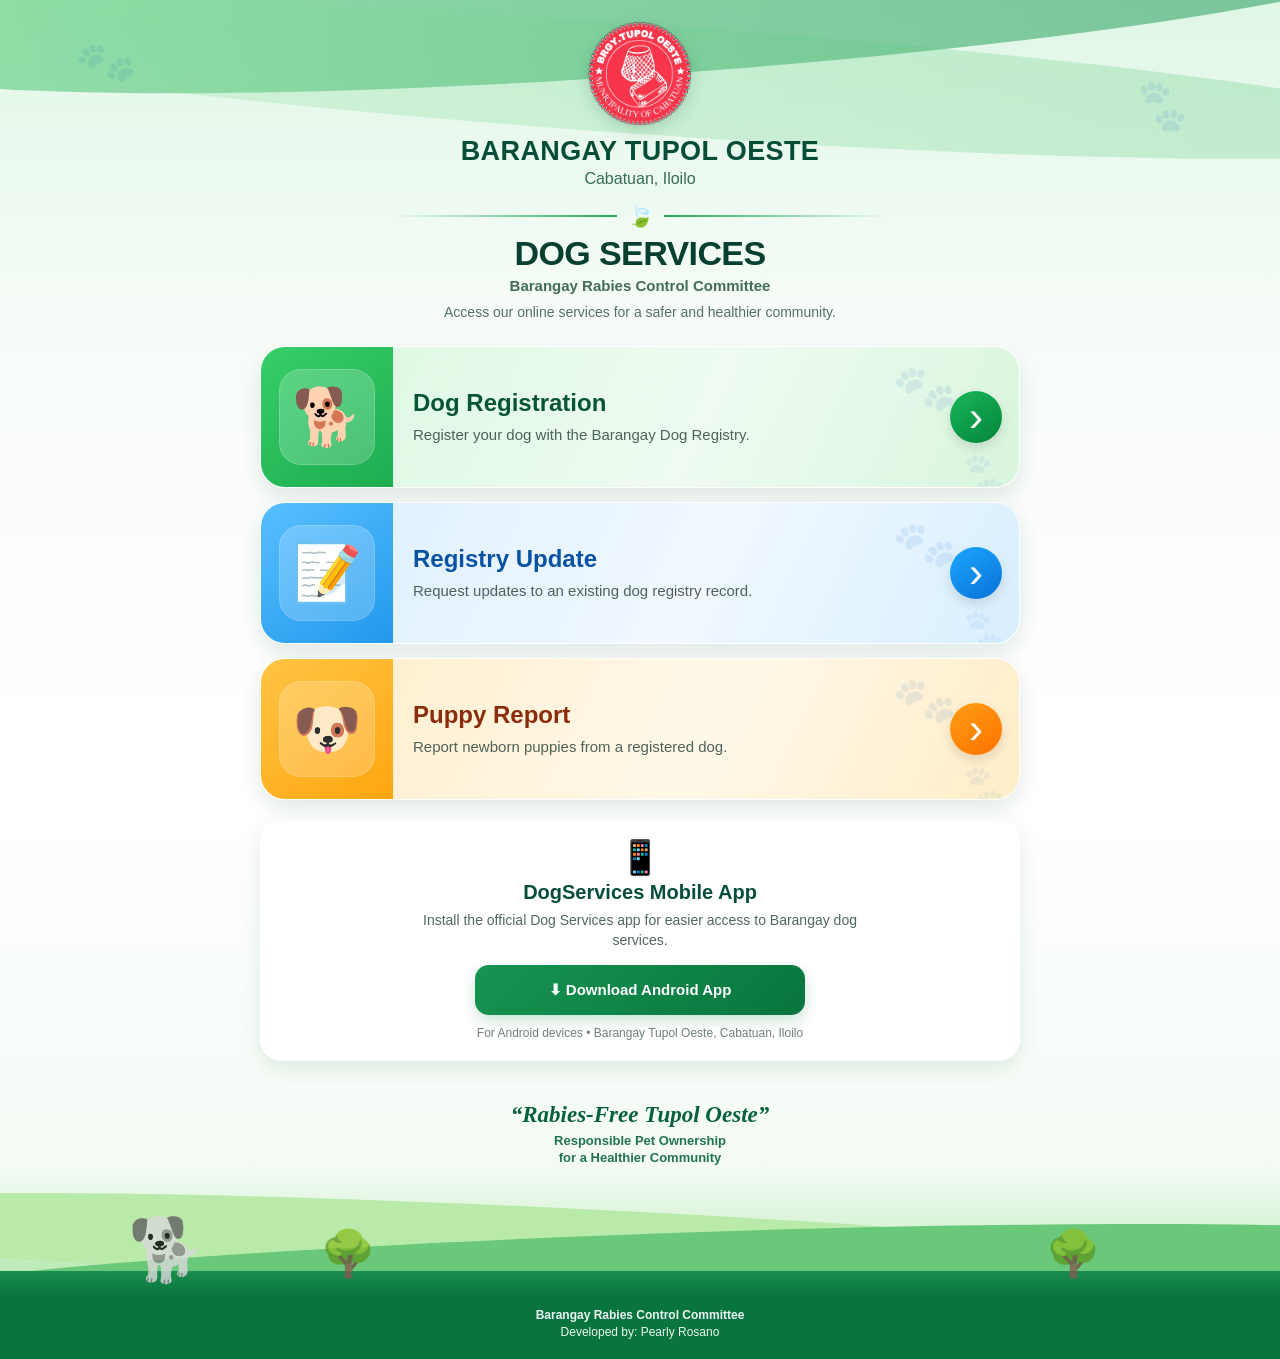
<file: index.html>
<!DOCTYPE html>
<html lang="en">

<head>
  <meta charset="UTF-8">

  <meta
    name="viewport"
    content="width=device-width, initial-scale=1.0"
  >

  <meta
    name="theme-color"
    content="#0b6b42"
  >

  <title>BRCC-DMS | Dog Services</title>

  <style>

    * {
      box-sizing: border-box;
      -webkit-tap-highlight-color: transparent;
    }

    html,
    body {
      margin: 0;
      padding: 0;
      width: 100%;
      min-height: 100%;
    }

    body {
      font-family:
        Arial,
        Helvetica,
        sans-serif;

      color: #123d30;

      background:
        linear-gradient(
          180deg,
          #dff7e5 0%,
          #f8fcf9 25%,
          #ffffff 58%,
          #eef9f0 100%
        );

      overflow-x: hidden;
    }


    /* =========================================================
       PAGE
    ========================================================= */

    .page-wrapper {
      position: relative;

      width: 100%;
      min-height: 100vh;

      overflow: hidden;

      padding:
        18px 14px 0;
    }

    .container {
      position: relative;
      z-index: 3;

      width: 100%;
      max-width: 760px;

      margin: 0 auto;
    }


    /* =========================================================
       TOP DECORATION
    ========================================================= */

    .top-decoration {
      position: absolute;

      top: 0;
      left: 0;

      width: 100%;
      height: 215px;

      overflow: hidden;

      pointer-events: none;

      z-index: 0;
    }

    .top-decoration::before {
      content: "";

      position: absolute;

      width: 125%;
      height: 150px;

      left: -12%;
      top: -75px;

      border-radius:
        0 0 50% 50%;

      background:
        linear-gradient(
          120deg,
          #43c76b,
          #0d8b4e
        );

      opacity: 0.50;

      transform:
        rotate(-4deg);
    }

    .top-decoration::after {
      content: "";

      position: absolute;

      width: 130%;
      height: 110px;

      left: -15%;
      top: 24px;

      border-radius: 50%;

      background:
        linear-gradient(
          90deg,
          #9be6a7,
          #39b966
        );

      opacity: 0.24;

      transform:
        rotate(4deg);
    }

    .top-paw {
      position: absolute;

      z-index: 1;

      font-size: 46px;

      opacity: 0.11;

      pointer-events: none;
    }

    .top-paw.left {
      top: 35px;
      left: 6%;
      transform: rotate(-18deg);
    }

    .top-paw.right {
      top: 78px;
      right: 7%;
      transform: rotate(17deg);
    }


    /* =========================================================
       HEADER
    ========================================================= */

    .header {
      position: relative;

      z-index: 3;

      text-align: center;

      padding-top: 4px;

      margin-bottom: 24px;
    }

    .barangay-logo {
      display: block;

      width: 104px;
      height: 104px;

      object-fit: contain;

      margin:
        0 auto 10px;

      filter:
        drop-shadow(
          0 5px 8px
          rgba(0, 71, 40, 0.18)
        );
    }

    .barangay-name {
      margin: 0;

      font-size: 27px;
      line-height: 1.12;

      font-weight: 900;

      letter-spacing: 0.4px;

      color: #064d38;
    }

    .barangay-location {
      margin-top: 4px;

      font-size: 16px;
      font-weight: 500;

      color: #376d57;
    }


    /* =========================================================
       TITLE DIVIDER
    ========================================================= */

    .title-divider {
      display: flex;

      align-items: center;
      justify-content: center;

      gap: 10px;

      width: 88%;
      max-width: 500px;

      margin:
        17px auto 8px;
    }

    .title-divider-line {
      flex: 1;

      height: 2px;

      background:
        linear-gradient(
          90deg,
          transparent,
          #26a85b
        );
    }

    .title-divider-line.right {
      background:
        linear-gradient(
          90deg,
          #26a85b,
          transparent
        );
    }

    .title-leaf {
      font-size: 22px;
      line-height: 1;
    }


    /* =========================================================
       DOG SERVICES TITLE
    ========================================================= */

    .page-title {
      margin:
        8px 0 2px;

      font-size: 34px;
      line-height: 1.1;

      font-weight: 900;

      letter-spacing: -0.6px;

      color: #073f31;
    }

    .committee-title {
      margin: 0;

      font-size: 15px;
      line-height: 1.4;

      font-weight: 700;

      color: #426b5a;
    }

    .page-subtitle {
      margin:
        6px auto 0;

      max-width: 560px;

      font-size: 14px;
      line-height: 1.45;

      color: #537166;
    }


    /* =========================================================
       SERVICES
    ========================================================= */

    .services {
      position: relative;

      z-index: 3;

      display: flex;

      flex-direction: column;

      gap: 14px;

      margin-top: 24px;
    }


    /* =========================================================
       SERVICE CARD
    ========================================================= */

    .service-card {
      position: relative;

      display: flex;

      align-items: stretch;

      width: 100%;
      min-height: 142px;

      overflow: hidden;

      text-decoration: none;

      color: inherit;

      border:
        1px solid
        rgba(255, 255, 255, 0.95);

      border-radius: 25px;

      box-shadow:
        0 8px 20px
        rgba(18, 77, 48, 0.12);

      transition:
        transform 0.16s ease,
        box-shadow 0.16s ease;
    }

    .service-card:hover {
      transform:
        translateY(-2px);

      box-shadow:
        0 11px 25px
        rgba(18, 77, 48, 0.17);
    }

    .service-card:active {
      transform:
        scale(0.985);
    }


    /* =========================================================
       CARD BACKGROUNDS
    ========================================================= */

    .service-card.registration {
      background:
        linear-gradient(
          115deg,
          #d9f8df 0%,
          #effbf1 58%,
          #d8f5dd 100%
        );
    }

    .service-card.update {
      background:
        linear-gradient(
          115deg,
          #dcefff 0%,
          #f1f8ff 58%,
          #d8efff 100%
        );
    }

    .service-card.puppy {
      background:
        linear-gradient(
          115deg,
          #ffedc8 0%,
          #fff8e9 58%,
          #ffedc7 100%
        );
    }


    /* =========================================================
       CARD PAW DECORATION
    ========================================================= */

    .service-card::after {
      content: "🐾";

      position: absolute;

      right: 64px;
      top: 13px;

      font-size: 49px;

      opacity: 0.10;

      pointer-events: none;

      transform:
        rotate(-12deg);
    }

    .service-card::before {
      content: "🐾";

      position: absolute;

      right: 12px;
      bottom: -10px;

      font-size: 38px;

      opacity: 0.07;

      pointer-events: none;

      transform:
        rotate(18deg);
    }


    /* =========================================================
       ICON PANEL
    ========================================================= */

    .service-icon-panel {
      position: relative;

      z-index: 2;

      display: flex;

      align-items: center;
      justify-content: center;

      width: 132px;
      min-width: 132px;

      padding: 13px;
    }

    .registration .service-icon-panel {
      background:
        linear-gradient(
          145deg,
          #37ce68,
          #1cad51
        );
    }

    .update .service-icon-panel {
      background:
        linear-gradient(
          145deg,
          #58bfff,
          #2299ec
        );
    }

    .puppy .service-icon-panel {
      background:
        linear-gradient(
          145deg,
          #ffc544,
          #ffa611
        );
    }

    .service-icon-box {
      display: flex;

      align-items: center;
      justify-content: center;

      width: 96px;
      height: 96px;

      border-radius: 22px;

      background:
        rgba(255, 255, 255, 0.20);

      box-shadow:
        inset 0 0 0 1px
        rgba(255, 255, 255, 0.16);

      font-size: 56px;
      line-height: 1;
    }


    /* =========================================================
       CARD CONTENT
    ========================================================= */

    .service-content {
      position: relative;

      z-index: 2;

      flex: 1;

      min-width: 0;

      display: flex;

      flex-direction: column;

      justify-content: center;

      padding:
        18px 72px 18px 20px;
    }

    .service-title {
      margin:
        0 0 7px;

      font-size: 24px;
      line-height: 1.15;

      font-weight: 900;
    }

    .registration .service-title {
      color: #075535;
    }

    .update .service-title {
      color: #0752a2;
    }

    .puppy .service-title {
      color: #8a2b0b;
    }

    .service-description {
      margin: 0;

      max-width: 410px;

      font-size: 15px;
      line-height: 1.42;

      color: #4e625a;
    }


    /* =========================================================
       ROUND ARROW
    ========================================================= */

    .service-arrow {
      position: absolute;

      z-index: 4;

      top: 50%;
      right: 17px;

      width: 52px;
      height: 52px;

      margin-top: -26px;

      display: flex;

      align-items: center;
      justify-content: center;

      border-radius: 50%;

      color: #ffffff;

      font-size: 42px;
      font-weight: 300;
      line-height: 1;

      box-shadow:
        0 5px 12px
        rgba(0, 0, 0, 0.12);
    }

    .registration .service-arrow {
      background:
        linear-gradient(
          145deg,
          #18b75a,
          #05843c
        );
    }

    .update .service-arrow {
      background:
        linear-gradient(
          145deg,
          #1da6ff,
          #0872d8
        );
    }

    .puppy .service-arrow {
      background:
        linear-gradient(
          145deg,
          #ff9f13,
          #ff7100
        );
    }


    /* =========================================================
       DOGSERVICES APP DOWNLOAD
       Visible in browser.
       Hidden automatically inside DogServices Android app.
    ========================================================= */

    .app-download {
      margin-top: 5px;

      padding:
        20px 17px;

      text-align: center;

      background:
        rgba(255, 255, 255, 0.95);

      border:
        1px solid
        rgba(255, 255, 255, 0.95);

      border-radius: 22px;

      box-shadow:
        0 8px 20px
        rgba(18, 77, 48, 0.10);
    }

    .app-download-icon {
      margin-bottom: 7px;

      font-size: 34px;
      line-height: 1;
    }

    .app-download-title {
      margin:
        0 0 6px;

      font-size: 20px;

      font-weight: 900;

      color: #064e3b;
    }

    .app-download-description {
      max-width: 480px;

      margin:
        0 auto 14px;

      font-size: 14px;
      line-height: 1.45;

      color: #52675e;
    }

    .app-download-button {
      display: inline-flex;

      align-items: center;
      justify-content: center;

      gap: 8px;

      width: 100%;
      max-width: 330px;
      min-height: 50px;

      padding:
        12px 18px;

      border-radius: 14px;

      background:
        linear-gradient(
          135deg,
          #179451,
          #08753e
        );

      color: #ffffff;

      text-decoration: none;

      font-size: 15px;
      font-weight: 800;

      box-shadow:
        0 6px 14px
        rgba(22, 131, 74, 0.22);
    }

    .app-download-button:active {
      transform:
        scale(0.98);
    }

    .app-download-note {
      margin:
        11px 0 0;

      font-size: 12px;

      color: #718078;
    }


    /* =========================================================
       RABIES-FREE MESSAGE
    ========================================================= */

    .rabies-message {
      position: relative;

      z-index: 4;

      width: 100%;

      margin-top: 28px;

      padding:
        13px 12px 4px;

      text-align: center;
    }

    .rabies-title {
      margin: 0;

      font-family:
        Georgia,
        "Times New Roman",
        serif;

      font-size: 23px;
      line-height: 1.15;

      font-weight: 700;
      font-style: italic;

      color: #07613d;
    }

    .rabies-subtitle {
      margin:
        5px 0 0;

      font-size: 13px;
      line-height: 1.3;

      font-weight: 700;

      color: #21744c;
    }


    /* =========================================================
       LANDSCAPE
    ========================================================= */

    .landscape {
      position: relative;

      left: 50%;

      width: 100vw;
      height: 125px;

      margin-left: -50vw;
      margin-top: 0;

      overflow: hidden;

      background:
        linear-gradient(
          180deg,
          rgba(230, 250, 232, 0) 0%,
          #d7f3d5 48%,
          #a7e4a2 100%
        );
    }

    .hill-back {
      position: absolute;

      bottom: 4px;
      left: -15%;

      width: 130%;
      height: 80px;

      border-radius:
        50% 50% 0 0;

      background: #b9eaa9;

      transform:
        rotate(3deg);
    }

    .hill {
      position: absolute;

      bottom: -14px;
      left: -10%;

      width: 125%;
      height: 77px;

      border-radius:
        50% 50% 0 0;

      background: #69c879;

      transform:
        rotate(-2deg);
    }

    .grass {
      position: absolute;

      left: 0;
      bottom: 0;

      width: 100%;
      height: 25px;

      background:
        linear-gradient(
          180deg,
          #198e4e,
          #08743e
        );
    }

    .landscape-dog {
      position: absolute;

      z-index: 3;

      left: 10%;
      bottom: 15px;

      font-size: 62px;
      line-height: 1;

      filter:
        grayscale(1);

      opacity: 0.82;
    }

    .landscape-tree {
      position: absolute;

      z-index: 3;

      bottom: 16px;

      font-size: 45px;

      opacity: 0.78;
    }

    .landscape-tree.one {
      left: 25%;
    }

    .landscape-tree.two {
      right: 14%;
    }


    /* =========================================================
       SIMPLE BOTTOM FOOTER
       NO DEVELOPER CREDIT HERE
    ========================================================= */

    .footer {
      position: relative;

      z-index: 4;

      margin:
        0 -14px;

      padding:
        11px 16px 17px;

      background: #08743e;

      text-align: center;

      color:
        rgba(255, 255, 255, 0.93);

      font-size: 12px;
      line-height: 1.45;
    }

    .footer strong {
      font-weight: 800;
    }


    /* =========================================================
       MOBILE
    ========================================================= */

    @media (max-width: 600px) {

      .page-wrapper {
        padding:
          14px 10px 0;
      }

      .header {
        margin-bottom: 18px;
      }

      .barangay-logo {
        width: 86px;
        height: 86px;

        margin-bottom: 7px;
      }

      .barangay-name {
        font-size: 22px;
      }

      .barangay-location {
        margin-top: 3px;

        font-size: 14px;
      }

      .title-divider {
        margin-top: 13px;
        margin-bottom: 5px;
      }

      .page-title {
        margin-top: 5px;

        font-size: 30px;
      }

      .committee-title {
        font-size: 13px;
      }

      .page-subtitle {
        margin-top: 4px;

        padding:
          0 8px;

        font-size: 12.5px;
      }

      .services {
        gap: 11px;

        margin-top: 18px;
      }

      .service-card {
        min-height: 118px;

        border-radius: 21px;
      }

      .service-icon-panel {
        width: 103px;
        min-width: 103px;

        padding: 10px;
      }

      .service-icon-box {
        width: 78px;
        height: 78px;

        border-radius: 18px;

        font-size: 44px;
      }

      .service-content {
        padding:
          14px 54px 14px 14px;
      }

      .service-title {
        margin-bottom: 5px;

        font-size: 19px;
      }

      .service-description {
        font-size: 12.5px;
        line-height: 1.35;
      }

      .service-arrow {
        right: 10px;

        width: 42px;
        height: 42px;

        margin-top: -21px;

        font-size: 34px;
      }

      .service-card::after {
        right: 45px;
        top: 8px;

        font-size: 39px;
      }

      .rabies-message {
        margin-top: 20px;

        padding-top: 9px;
      }

      .rabies-title {
        font-size: 20px;
      }

      .rabies-subtitle {
        font-size: 11.5px;
      }

      .landscape {
        height: 105px;
      }

      .landscape-dog {
        left: 7%;

        font-size: 51px;
      }

      .landscape-tree {
        font-size: 37px;
      }

      .footer {
        margin:
          0 -10px;

        padding-bottom: 15px;

        font-size: 11px;
      }
    }


    /* =========================================================
       VERY SMALL PHONES
    ========================================================= */

    @media (max-width: 380px) {

      .barangay-logo {
        width: 78px;
        height: 78px;
      }

      .barangay-name {
        font-size: 20px;
      }

      .page-title {
        font-size: 27px;
      }

      .service-card {
        min-height: 108px;
      }

      .service-icon-panel {
        width: 88px;
        min-width: 88px;

        padding: 8px;
      }

      .service-icon-box {
        width: 68px;
        height: 68px;

        font-size: 38px;
      }

      .service-content {
        padding:
          12px 48px 12px 11px;
      }

      .service-title {
        font-size: 17px;
      }

      .service-description {
        font-size: 11.5px;
      }

      .service-arrow {
        right: 8px;

        width: 38px;
        height: 38px;

        margin-top: -19px;

        font-size: 30px;
      }
    }

  </style>
</head>


<body>

  <!-- =======================================================
       TOP BACKGROUND
  ======================================================== -->

  <div class="top-decoration"></div>

  <div class="top-paw left">
    🐾
  </div>

  <div class="top-paw right">
    🐾
  </div>


  <div class="page-wrapper">

    <div class="container">


      <!-- ===================================================
           HEADER
      ==================================================== -->

      <header class="header">

        <img
          src="barangay-logo.png"
          alt="Barangay Tupol Oeste Logo"
          class="barangay-logo"
        >


        <h1 class="barangay-name">
          BARANGAY TUPOL OESTE
        </h1>


        <div class="barangay-location">
          Cabatuan, Iloilo
        </div>


        <div class="title-divider">

          <div class="title-divider-line"></div>

          <div class="title-leaf">
            🍃
          </div>

          <div
            class="title-divider-line right"
          ></div>

        </div>


        <h2 class="page-title">
          DOG SERVICES
        </h2>


        <p class="committee-title">
          Barangay Rabies Control Committee
        </p>


        <p class="page-subtitle">
          Access our online services for a safer
          and healthier community.
        </p>

      </header>


      <!-- ===================================================
           DOG SERVICES
      ==================================================== -->

      <main class="services">


        <!-- ===============================================
             DOG REGISTRATION
        ================================================ -->

        <a
          href="registration.html"
          class="service-card registration"
        >

          <div class="service-icon-panel">

            <div class="service-icon-box">
              🐕
            </div>

          </div>


          <div class="service-content">

            <h3 class="service-title">
              Dog Registration
            </h3>

            <p class="service-description">
              Register your dog with the
              Barangay Dog Registry.
            </p>

          </div>


          <div class="service-arrow">
            ›
          </div>

        </a>


        <!-- ===============================================
             REGISTRY UPDATE
        ================================================ -->

        <a
          href="update.html"
          class="service-card update"
        >

          <div class="service-icon-panel">

            <div class="service-icon-box">
              📝
            </div>

          </div>


          <div class="service-content">

            <h3 class="service-title">
              Registry Update
            </h3>

            <p class="service-description">
              Request updates to an existing
              dog registry record.
            </p>

          </div>


          <div class="service-arrow">
            ›
          </div>

        </a>


        <!-- ===============================================
             PUPPY REPORT
        ================================================ -->

        <a
          href="puppy-report.html"
          class="service-card puppy"
        >

          <div class="service-icon-panel">

            <div class="service-icon-box">
              🐶
            </div>

          </div>


          <div class="service-content">

            <h3 class="service-title">
              Puppy Report
            </h3>

            <p class="service-description">
              Report newborn puppies from a
              registered dog.
            </p>

          </div>


          <div class="service-arrow">
            ›
          </div>

        </a>


        <!-- ===============================================
             DOGSERVICES ANDROID APP
             Browser only
        ================================================ -->

        <section class="app-download">

          <div class="app-download-icon">
            📱
          </div>


          <h3 class="app-download-title">
            DogServices Mobile App
          </h3>


          <p class="app-download-description">
            Install the official Dog Services app
            for easier access to Barangay dog services.
          </p>


          <a
            href="https://github.com/brcc-tupoloeste/brcc-dms-public/releases/latest/download/TupolOeste-DogServices.apk"
            class="app-download-button"
          >
            ⬇ Download Android App
          </a>


          <p class="app-download-note">
            For Android devices • Barangay Tupol Oeste,
            Cabatuan, Iloilo
          </p>

        </section>

      </main>

    </div>


    <!-- =====================================================
         RABIES-FREE MESSAGE
    ====================================================== -->

    <section class="rabies-message">

      <p class="rabies-title">
        “Rabies-Free Tupol Oeste”
      </p>

      <p class="rabies-subtitle">
        Responsible Pet Ownership
        <br>
        for a Healthier Community
      </p>

    </section>


    <!-- =====================================================
         LANDSCAPE
    ====================================================== -->

    <div class="landscape">

      <div class="hill-back"></div>

      <div class="hill"></div>

      <div class="landscape-dog">
        🐕
      </div>

      <div class="landscape-tree one">
        🌳
      </div>

      <div class="landscape-tree two">
        🌳
      </div>

      <div class="grass"></div>

    </div>


    <!-- =====================================================
         FOOTER
         No developer credit here.
    ====================================================== -->

    <footer class="footer">

      <strong>
        Barangay Rabies Control Committee
      </strong>

      <br>

      Developed by: Pearly Rosano

    </footer>

  </div>


  <!-- =======================================================
       DOGSERVICES ANDROID APP DETECTION

       Keep download section visible in browser.
       Hide it inside the installed DogServices app.
  ======================================================== -->

  <script>

    if (
      navigator.userAgent.includes(
        "DogServicesAndroidApp"
      )
    ) {

      const appDownload =
        document.querySelector(
          ".app-download"
        );

      if (appDownload) {

        appDownload.style.display =
          "none";

      }
    }

  </script>

</body>

</html>
</file>
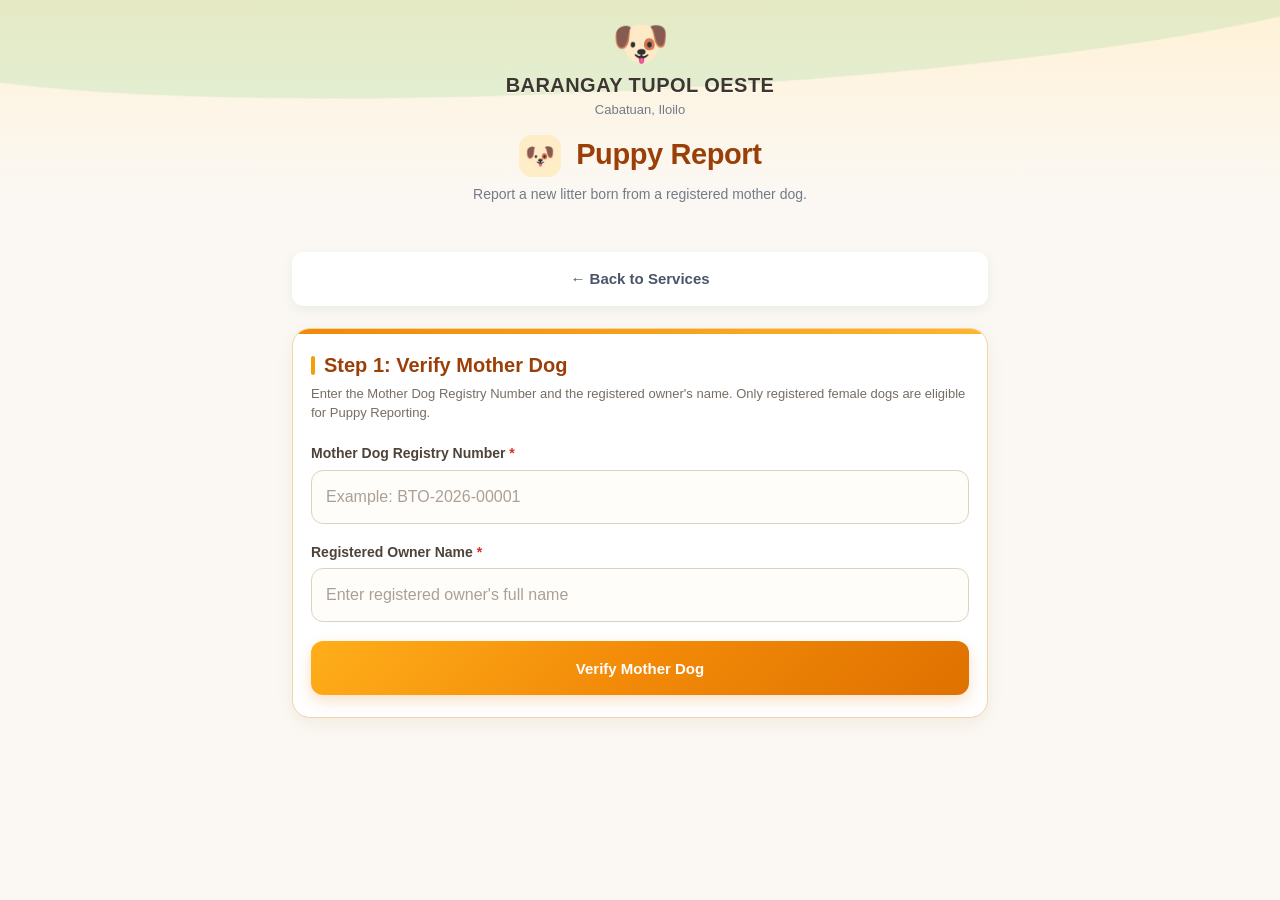
<file: puppy-report.html>
<!DOCTYPE html>
<html lang="en">

<head>

  <meta charset="UTF-8">

  <meta
    name="viewport"
    content="width=device-width, initial-scale=1.0">

  <title>
    Puppy Report | Barangay Tupol Oeste
  </title>

<link rel="stylesheet" href="theme.css">
  
  <style>

    * {
      box-sizing: border-box;
    }


    html,
    body {

      width: 100%;
      margin: 0;
      padding: 0;

      font-family:
        Arial,
        Helvetica,
        sans-serif;

      background: #f4f6f8;

      color: #2d3748;

      font-size: 16px;

    }


    /* =========================================================
       PAGE
    ========================================================= */

    .page {

      width: 100%;
      max-width: 720px;

      margin: 0 auto;

      padding:
        18px
        14px
        45px;

    }


    /* =========================================================
       BACK BUTTON
    ========================================================= */

    .back-wrap {

      margin-bottom: 22px;

    }


    .back-btn {

      width: 100%;

      border:
        1px solid
        #d8dee6;

      background:
        #ffffff;

      color:
        #4a5568;

      padding:
        10px
        15px;

      border-radius:
        9px;

      cursor:
        pointer;

      font-size:
        14px;

      font-weight:
        600;

    }


    .back-btn:hover {

      background:
        #f7f7f7;

    }


    /* =========================================================
       HEADER
    ========================================================= */

    .header {

      text-align:
        center;

      margin-bottom:
        26px;

      padding:
        0
        8px;

    }


    .dog-icon {

      font-size:
        46px;

      line-height:
        1;

      margin-bottom:
        8px;

    }


    .barangay {

      font-size:
        18px;

      font-weight:
        800;

      letter-spacing:
        .5px;

      color:
        #303846;

    }


    .municipality {

      margin-top:
        5px;

      font-size:
        13px;

      color:
        #737b87;

    }


    .header h1 {

      margin:
        16px
        0
        8px;

      font-size:
        28px;

      line-height:
        1.2;

      font-weight:
        800;

      color:
        #303846;

    }


    .header p {

      max-width:
        500px;

      margin:
        0 auto;

      font-size:
        14px;

      line-height:
        1.55;

      color:
        #737b87;

    }


    /* =========================================================
       MESSAGE
    ========================================================= */

    .message {

      display:
        none;

      margin-bottom:
        18px;

      padding:
        14px
        15px;

      border-radius:
        10px;

      font-size:
        14px;

      line-height:
        1.5;

    }


    .message.error {

      background:
        #fff5f5;

      border:
        1px solid
        #feb2b2;

      color:
        #c53030;

    }


    .message.success {

      background:
        #edf7ef;

      border:
        1px solid
        #b9dfc0;

      color:
        #276749;

    }


    /* =========================================================
       CARD
    ========================================================= */

    .card {

      width:
        100%;

      background:
        #ffffff;

      border:
        1px solid
        #dce1e7;

      border-radius:
        15px;

      padding:
        22px;

      margin-bottom:
        18px;

      box-shadow:
        0
        3px
        14px
        rgba(
          0,
          0,
          0,
          .05
        );

    }


    .section-title {

      font-size:
        17px;

      font-weight:
        800;

      color:
        #303846;

      margin-bottom:
        6px;

    }


    .section-description {

      font-size:
        13px;

      line-height:
        1.5;

      color:
        #737b87;

      margin-bottom:
        20px;

    }


    /* =========================================================
       FORM
    ========================================================= */

    .form-group {

      width:
        100%;

      margin-bottom:
        18px;

    }


    label {

      display:
        block;

      font-size:
        13px;

      font-weight:
        700;

      color:
        #4b5563;

      margin-bottom:
        7px;

    }


    .required {

      color:
        #c53030;

    }


    input,
    textarea {

      display:
        block;

      width:
        100%;

      min-width:
        0;

      border:
        1px solid
        #d6dce3;

      border-radius:
        10px;

      padding:
        13px
        14px;

      font-family:
        inherit;

      font-size:
        16px;

      color:
        #2d3748;

      background:
        #ffffff;

    }


    input:focus,
    textarea:focus {

      outline:
        none;

      border-color:
        #687180;

      box-shadow:
        0
        0
        0
        3px
        rgba(
          104,
          113,
          128,
          .10
        );

    }


    textarea {

      min-height:
        105px;

      resize:
        vertical;

      line-height:
        1.5;

    }


    /* =========================================================
       BUTTONS
    ========================================================= */

    .search-btn {

      width:
        100%;

      min-height:
        48px;

      border:
        none;

      background:
        #303846;

      color:
        #ffffff;

      border-radius:
        10px;

      padding:
        12px
        18px;

      cursor:
        pointer;

      font-size:
        15px;

      font-weight:
        800;

    }


    .search-btn:hover {

      background:
        #202733;

    }


    .search-btn:disabled {

      opacity:
        .6;

      cursor:
        not-allowed;

    }


    /* =========================================================
       VERIFIED DOG INFORMATION
    ========================================================= */

    .info-box {

      display:
        none;

      margin-top:
        20px;

      padding:
        17px;

      background:
        #f8fafc;

      border:
        1px solid
        #dce2e8;

      border-radius:
        12px;

    }


    .info-title {

      font-size:
        14px;

      font-weight:
        800;

      color:
        #303846;

      margin-bottom:
        15px;

      padding-bottom:
        10px;

      border-bottom:
        1px solid
        #e2e6ea;

    }


    .info-grid {

      display:
        grid;

      grid-template-columns:
        1fr;

      gap:
        14px;

    }


    .info-item {

      width:
        100%;

    }


    .info-item label {

      font-size:
        11px;

      font-weight:
        700;

      color:
        #8a939f;

      margin-bottom:
        4px;

      text-transform:
        uppercase;

      letter-spacing:
        .3px;

    }


    .info-item div {

      font-size:
        15px;

      font-weight:
        600;

      color:
        #374151;

      line-height:
        1.4;

      word-break:
        break-word;

    }


    /* =========================================================
       LOCKED PUPPY FORM
    ========================================================= */

 .locked-card {

  display:
    none;

}


    .unlock-note {

      display:
        block;

      margin-top:
        8px;

      padding:
        11px
        13px;

      border-radius:
        9px;

      background:
        #fffaf0;

      border:
        1px solid
        #f6d89a;

      color:
        #975a16;

      font-size:
        13px;

      line-height:
        1.5;

    }


    /* =========================================================
       TOTAL BOX
    ========================================================= */

    .total-box {

      width:
        100%;

      background:
        #f1f3f5;

      border:
        1px solid
        #e0e4e8;

      padding:
        18px;

      border-radius:
        12px;

      text-align:
        center;

      margin:
        2px
        0
        22px;

    }


    .total-label {

      font-size:
        12px;

      font-weight:
        700;

      color:
        #777;

      letter-spacing:
        .5px;

    }


    .total-value {

      font-size:
        36px;

      line-height:
        1;

      font-weight:
        800;

      color:
        #303846;

      margin-top:
        7px;

    }


    /* =========================================================
       SUBMIT BUTTON
    ========================================================= */

    .submit-btn {

      display:
        none;

      width:
        100%;

      min-height:
        52px;

      border:
        none;

      background:
        #303846;

      color:
        #ffffff;

      padding:
        14px
        18px;

      border-radius:
        11px;

      font-size:
        16px;

      font-weight:
        800;

      cursor:
        pointer;

    }


    .submit-btn:hover {

      background:
        #202733;

    }


    .submit-btn:disabled {

      opacity:
        .6;

      cursor:
        not-allowed;

    }


    /* =========================================================
       LOADING
    ========================================================= */

    .loading {

      display:
        none;

      text-align:
        center;

      padding:
        15px;

      color:
        #737b87;

      font-size:
        14px;

    }


    /* =========================================================
       MOBILE
    ========================================================= */

    @media (
      max-width: 600px
    ) {

      html,
      body {

        width:
          100%;

        overflow-x:
          hidden;

      }


      .page {

        max-width:
          100%;

        padding:
          14px
          10px
          35px;

      }


      .card {

        border-radius:
          13px;

        padding:
          18px
          16px;

      }


      .header h1 {

        font-size:
          25px;

      }


      .total-value {

        font-size:
          38px;

      }

    }

  </style>

<style>
/* ============================================================
   BRCC-DMS PUPPY REPORT
   MOBILE UI ENHANCEMENT
   ORANGE THEME — VISUAL OVERRIDE ONLY
============================================================ */

:root {
  --service: #f59e0b;
  --service-dark: #9a3f08;
  --service-soft: #fff5df;
  --service-border: #f4d6a0;

  --text: #3d342c;
  --muted: #786d63;
  --border: #e5dcd2;
  --page-bg: #fbf8f3;
}


/* ============================================================
   PAGE
============================================================ */

html,
body {
  background:
    linear-gradient(
      180deg,
      #fff1d5 0px,
      #fbf8f3 190px,
      #fbf8f3 100%
    ) !important;

  color: var(--text) !important;
}

.page {
  max-width: 720px !important;

  padding:
    10px 12px 48px !important;
}


/* ============================================================
   BACK TO SERVICES
============================================================ */

.back-button {
  min-height: 46px !important;

  margin-bottom: 16px !important;

  padding: 10px 14px !important;

  border:
    1px solid #ead8bc !important;

  border-radius: 13px !important;

  background:
    rgba(255,255,255,.96) !important;

  color: #805024 !important;

  font-size: 14px !important;
  font-weight: 700 !important;

  box-shadow:
    0 3px 12px
    rgba(119,72,24,.07) !important;
}


/* ============================================================
   HEADER
============================================================ */

.header {
  position: relative;

  margin-bottom: 22px !important;

  padding:
    10px 10px 24px !important;

  text-align: center;
}

.barangay-logo {
  width: 92px !important;
  height: 92px !important;

  margin:
    0 auto 10px !important;

  object-fit: contain;

  filter:
    drop-shadow(
      0 4px 7px
      rgba(139,76,13,.15)
    );
}

.barangay {
  color: #3d352e !important;

  font-size: 20px !important;
  font-weight: 900 !important;

  letter-spacing: .45px !important;
}

.location {
  margin-top: 3px !important;

  color: #766b61 !important;

  font-size: 13px !important;
}


/* ============================================================
   PUPPY REPORT TITLE
============================================================ */

.header h1 {
  margin:
    18px 0 7px !important;

  color: var(--service-dark) !important;

  font-size: 29px !important;
  line-height: 1.15 !important;

  font-weight: 900 !important;
}

.header h1::before {
  content: "🐶";

  display: inline-flex;

  align-items: center;
  justify-content: center;

  width: 42px;
  height: 42px;

  margin-right: 8px;

  border-radius: 13px;

  background: #ffedc7;

  font-size: 24px;

  vertical-align: middle;
}

.subtitle {
  max-width: 500px;

  margin:
    0 auto !important;

  color: #746a61 !important;

  font-size: 14px !important;
  line-height: 1.5 !important;
}


/* ============================================================
   CARDS
============================================================ */

.card {
  position: relative;

  overflow: hidden;

  margin-bottom: 18px !important;

  padding:
    22px 18px !important;

  background:
    #ffffff !important;

  border:
    1px solid
    var(--service-border) !important;

  border-radius:
    18px !important;

  box-shadow:
    0 6px 18px
    rgba(123,72,21,.07) !important;
}

.card::before {
  content: "";

  position: absolute;

  top: 0;
  left: 0;

  width: 100%;
  height: 5px;

  background:
    linear-gradient(
      90deg,
      #f08a08,
      #ffb52e
    );
}


/* ============================================================
   SECTION TITLES / STEPS
============================================================ */

.section-title {
  position: relative;

  margin:
    2px 0 6px !important;

  padding-left: 13px;

  color:
    var(--service-dark) !important;

  font-size:
    20px !important;

  line-height:
    1.25 !important;

  font-weight:
    900 !important;
}

.section-title::before {
  content: "";

  position: absolute;

  left: 0;
  top: 3px;
  bottom: 3px;

  width: 4px;

  border-radius: 4px;

  background:
    var(--service);
}

.section-description {
  margin:
    0 0 21px !important;

  color:
    var(--muted) !important;

  font-size:
    13px !important;

  line-height:
    1.5 !important;
}


/* ============================================================
   STEP LABELS / BADGES
============================================================ */

.step-title,
.step-heading {
  color:
    var(--service-dark) !important;

  font-weight:
    900 !important;
}

.step-badge,
.badge {
  background:
    var(--service-soft) !important;

  color:
    var(--service-dark) !important;

  border:
    1px solid
    #f3d49c !important;

  border-radius:
    999px !important;

  font-weight:
    800 !important;
}


/* ============================================================
   FORM GROUPS
============================================================ */

.form-group {
  margin-bottom:
    19px !important;
}

label {
  display: block;

  margin-bottom:
    7px !important;

  color:
    #4d433a !important;

  font-size:
    14px !important;

  line-height:
    1.35 !important;

  font-weight:
    800 !important;
}

.required {
  color:
    #d92d20 !important;
}


/* ============================================================
   INPUTS
============================================================ */

input,
select,
textarea {
  width:
    100% !important;

  min-height:
    54px !important;

  padding:
    13px 14px !important;

  border:
    1.5px solid
    #ded1c2 !important;

  border-radius:
    12px !important;

  background:
    #fffdf9 !important;

  color:
    #40372f !important;

  font-size:
    16px !important;

  transition:
    border-color .15s ease,
    box-shadow .15s ease,
    background .15s ease !important;
}

textarea {
  min-height:
    105px !important;

  line-height:
    1.5 !important;
}

input::placeholder,
textarea::placeholder {
  color:
    #aaa097 !important;
}

input:focus,
select:focus,
textarea:focus {
  border-color:
    var(--service) !important;

  background:
    #ffffff !important;

  box-shadow:
    0 0 0 3px
    rgba(245,158,11,.14) !important;

  outline:
    none !important;
}


/* ============================================================
   VERIFY / SUBMIT BUTTONS
============================================================ */

button,
.button,
.verify-button,
.submit-button {
  min-height:
    54px !important;

  border:
    none !important;

  border-radius:
    12px !important;

  font-size:
    15px !important;

  font-weight:
    900 !important;
}

.verify-button,
.submit-button {
  background:
    linear-gradient(
      135deg,
      #ffae1a,
      #ed8106
    ) !important;

  color:
    #ffffff !important;

  box-shadow:
    0 6px 15px
    rgba(226,120,4,.20) !important;
}

.verify-button:hover,
.submit-button:hover {
  background:
    linear-gradient(
      135deg,
      #f59d0b,
      #d97004
    ) !important;
}

.verify-button:active,
.submit-button:active {
  transform:
    scale(.985) !important;
}

/* PUPPY REPORT SUBMIT BUTTON - ORANGE */
#submitButton,
.submit-btn {
  width: 100% !important;
  min-height: 56px !important;

  background: linear-gradient(
    135deg,
    #ffae1a 0%,
    #f28a08 55%,
    #df7100 100%
  ) !important;

  color: #ffffff !important;
  border: none !important;
  border-radius: 12px !important;

  font-size: 15px !important;
  font-weight: 900 !important;

  box-shadow:
    0 6px 15px
    rgba(226, 120, 4, 0.22) !important;
}

#submitButton:hover,
.submit-btn:hover {
  background: #e78308 !important;
}
/* ============================================================
   VERIFIED MOTHER DOG
============================================================ */

.verified-box,
.mother-dog-info,
.dog-info,
.info-box,
.verified-dog {
  border:
    1px solid
    #f0d49f !important;

  border-radius:
    14px !important;

  background:
    linear-gradient(
      135deg,
      #fffaf0,
      #fff4df
    ) !important;

  box-shadow:
    none !important;
}

.verified-box strong,
.mother-dog-info strong,
.dog-info strong,
.info-box strong,
.verified-dog strong {
  color:
    var(--service-dark) !important;
}


/* ============================================================
   LOCKED / DISABLED STEP
============================================================ */

.locked,
.disabled-section,
.locked-section {
  border:
    1px dashed
    #dfcdb5 !important;

  border-radius:
    14px !important;

  background:
    #faf7f2 !important;

  color:
    #8a8178 !important;
}

input:disabled,
select:disabled,
textarea:disabled,
button:disabled {
  opacity:
    .66 !important;

  cursor:
    not-allowed !important;
}


/* ============================================================
   PUPPY COUNTS
============================================================ */

.puppy-counts,
.count-grid,
.puppy-grid {
  gap:
    12px !important;
}

.puppy-counts input,
.count-grid input,
.puppy-grid input {
  text-align:
    center;

  font-weight:
    800;
}


/* ============================================================
   FILE INPUT / SUPPORTING DOCUMENT
============================================================ */

input[type="file"] {
  padding:
    10px !important;

  background:
    #fffaf2 !important;
}

input[type="file"]::file-selector-button {
  min-height:
    38px;

  margin-right:
    10px;

  padding:
    8px 13px;

  border:
    none;

  border-radius:
    9px;

  background:
    #ffedc7;

  color:
    #944006;

  font-weight:
    800;
}

.photo-note,
.help-text,
.field-note {
  margin-top:
    8px !important;

  color:
    #786f67 !important;

  font-size:
    12px !important;

  line-height:
    1.45 !important;
}


/* ============================================================
   PHOTO PREVIEW
============================================================ */

.photo-preview,
.current-photo {
  margin-top:
    13px !important;

  padding:
    12px;

  border:
    1px solid
    #ecd9bb;

  border-radius:
    14px;

  background:
    #fffaf3;
}

.photo-preview img,
.current-photo img {
  max-width:
    220px !important;

  width:
    100% !important;

  aspect-ratio:
    1 / 1;

  object-fit:
    cover !important;

  border-radius:
    14px !important;

  background:
    #ffffff;

  box-shadow:
    0 4px 12px
    rgba(0,0,0,.08);
}


/* ============================================================
   CHECKBOXES
============================================================ */

input[type="checkbox"] {
  width:
    21px !important;

  min-width:
    21px !important;

  height:
    21px !important;

  min-height:
    21px !important;

  padding:
    0 !important;

  accent-color:
    var(--service);
}


/* ============================================================
   MESSAGES
============================================================ */

.message {
  margin-bottom:
    18px !important;

  padding:
    15px 16px !important;

  border-radius:
    13px !important;

  font-size:
    14px !important;

  line-height:
    1.5 !important;
}


/* ============================================================
   LOADING / SUCCESS
============================================================ */

.loading-box,
.modal-content,
.success-modal {
  border:
    1px solid
    #ebd8bc !important;

  border-radius:
    18px !important;

  box-shadow:
    0 16px 44px
    rgba(105,62,19,.18) !important;
}

.big-spinner,
.spinner {
  border-top-color:
    var(--service) !important;
}

.loading-title,
.success-title {
  color:
    var(--service-dark) !important;
}

.success-icon {
  background:
    #fff0d2 !important;

  color:
    #dc7605 !important;
}

.success-close {
  min-height:
    52px !important;

  border-radius:
    11px !important;

  background:
    linear-gradient(
      135deg,
      #ffae1a,
      #ed8106
    ) !important;

  color:
    #ffffff !important;
}


/* ============================================================
   MOBILE
============================================================ */

@media (max-width: 480px) {

  .page {
    padding:
      8px 10px 38px !important;
  }

  .back-button {
    min-height:
      44px !important;

    margin-bottom:
      13px !important;

    font-size:
      13px !important;
  }

  .header {
    padding:
      5px 6px 19px !important;

    margin-bottom:
      12px !important;
  }

  .barangay-logo {
    width:
      82px !important;

    height:
      82px !important;

    margin-bottom:
      7px !important;
  }

  .barangay {
    font-size:
      18px !important;
  }

  .location {
    font-size:
      12px !important;
  }

  .header h1 {
    margin-top:
      15px !important;

    font-size:
      25px !important;
  }

  .header h1::before {
    width:
      36px;

    height:
      36px;

    border-radius:
      11px;

    font-size:
      21px;
  }

  .subtitle {
    padding:
      0 8px;

    font-size:
      13px !important;
  }

  .card {
    padding:
      20px 15px !important;

    border-radius:
      16px !important;
  }

  .section-title {
    font-size:
      18px !important;
  }

  .section-description {
    margin-bottom:
      18px !important;
  }

  label {
    font-size:
      13px !important;
  }

  input,
  select,
  textarea {
    min-height:
      52px !important;

    font-size:
      16px !important;
  }

  .verify-button,
  .submit-button {
    min-height:
      56px !important;
  }
}


/* ============================================================
   VERY SMALL DEVICES
============================================================ */

@media (max-width: 360px) {

  .page {
    padding-left:
      8px !important;

    padding-right:
      8px !important;
  }

  .barangay-logo {
    width:
      74px !important;

    height:
      74px !important;
  }

  .barangay {
    font-size:
      17px !important;
  }

  .header h1 {
    font-size:
      23px !important;
  }

  .card {
    padding:
      18px 13px !important;
  }
}

</style>
  
</head>


<body>


<div class="page">


  <!-- BACK BUTTON -->

  


  <!-- HEADER -->

  <div class="header">

    <div class="dog-icon">
      🐶
    </div>

    <div class="barangay">
      BARANGAY TUPOL OESTE
    </div>

    <div class="municipality">
      Cabatuan, Iloilo
    </div>

    <h1>
      Puppy Report
    </h1>

    <p>
      Report a new litter born from a registered mother dog.
    </p>

  </div>

  <!-- BACK BUTTON -->

  <div class="back-wrap">

    <button
      type="button"
      class="back-btn"
      onclick="goBack()">

      ← Back to Services

    </button>

  </div>



  <!-- MESSAGE -->

  <div
    id="messageBox"
    class="message">
  </div>


  <!-- STEP 1 -->

  <div class="card">


    <div class="section-title">
      Step 1: Verify Mother Dog
    </div>


    <div class="section-description">
      Enter the Mother Dog Registry Number and the registered owner's name.
      Only registered female dogs are eligible for Puppy Reporting.
    </div>


    <!-- REGISTRY NUMBER -->

    <div class="form-group">

      <label>

        Mother Dog Registry Number

        <span class="required">
          *
        </span>

      </label>


      <input
        type="text"
        id="registryNumber"
        placeholder="Example: BTO-2026-00001"
        autocomplete="off">

    </div>


    <!-- OWNER NAME -->

    <div class="form-group">

      <label>

        Registered Owner Name

        <span class="required">
          *
        </span>

      </label>


      <input
        type="text"
        id="verificationOwnerName"
        placeholder="Enter registered owner's full name"
        autocomplete="name">

    </div>


    <!-- VERIFY BUTTON -->

<button
  type="button"
  class="search-btn"
  id="searchButton"
  onclick="searchMotherDog()"
  style="
    background: linear-gradient(135deg, #ffae1a, #f28a08, #df7100) !important;
    color: #ffffff !important;
    border: none !important;
    box-shadow: 0 6px 15px rgba(226,120,4,0.22) !important;
  ">

  Verify Mother Dog

</button>


    <!-- VERIFIED DOG INFORMATION -->

    <div
      id="dogInfoBox"
      class="info-box">


      <div class="info-title">
        ✓ Verified Mother Dog Record
      </div>


      <div class="info-grid">


        <div class="info-item">

          <label>
            Dog Name
          </label>

          <div id="dogName">
            -
          </div>

        </div>


        <div class="info-item">

          <label>
            Registry Number
          </label>

          <div id="displayRegistryNumber">
            -
          </div>

        </div>


        <div class="info-item">

          <label>
            Sex
          </label>

          <div id="dogSex">
            -
          </div>

        </div>


        <div class="info-item">

          <label>
            Owner Name
          </label>

          <div id="ownerName">
            -
          </div>

        </div>


        <div class="info-item">

          <label>
            Contact Number
          </label>

          <div id="contactNumber">
            -
          </div>

        </div>


        <div class="info-item">

          <label>
            Sitio
          </label>

          <div id="sitio">
            -
          </div>

        </div>


        <div class="info-item">

          <label>
            Address
          </label>

          <div id="address">
            -
          </div>

        </div>


      </div>

    </div>


  </div>


  <!-- STEP 2 -->

  <div
    class="card locked-card"
    id="puppyInformationCard">


    <div class="section-title">
      Step 2: Puppy Information
    </div>


    <div class="section-description">
      Provide the details of the new litter.
    </div>


    <div
      class="unlock-note"
      id="unlockNote">

      Please verify an eligible female Mother Dog first to unlock this form.

    </div>


    <!-- BIRTHDATE -->

    <div class="form-group">

      <label>

        Puppy Birthdate

        <span class="required">
          *
        </span>

      </label>


      <input
        type="date"
        id="puppyBirthdate">

    </div>


    <!-- MALE COUNT -->

    <div class="form-group">

      <label>

        Number of Male Puppies

        <span class="required">
          *
        </span>

      </label>


      <input
        type="number"
        id="maleCount"
        min="0"
        value="0"
        inputmode="numeric"
        oninput="calculateTotal()">

    </div>


    <!-- FEMALE COUNT -->

    <div class="form-group">

      <label>

        Number of Female Puppies

        <span class="required">
          *
        </span>

      </label>


      <input
        type="number"
        id="femaleCount"
        min="0"
        value="0"
        inputmode="numeric"
        oninput="calculateTotal()">

    </div>


    <!-- TOTAL -->

    <div class="total-box">

      <div class="total-label">
        TOTAL PUPPIES
      </div>

      <div
        class="total-value"
        id="totalPuppies">

        0

      </div>

    </div>


    <!-- COLOR -->

    <div class="form-group">

      <label>
        Color / Description
      </label>


      <input
        type="text"
        id="color"
        placeholder="Example: Brown, Black and White">

    </div>


    <!-- REMARKS -->

    <div class="form-group">

      <label>
        Remarks
      </label>


      <textarea
        id="remarks"
        placeholder="Optional additional information"></textarea>

    </div>


  </div>


  <!-- SUBMIT -->

  <button
    type="button"
    class="submit-btn"
    id="submitButton"
    onclick="submitReport()">

    Submit Puppy Report

  </button>


  <div
    id="loading"
    class="loading">

    Processing Puppy Report...

  </div>


</div>


<script src="api.js"></script>


<script>


/* ==========================================================
   GLOBAL STATE
========================================================== */

var motherDog =
  null;


/* ==========================================================
   BACK
========================================================== */

function goBack() {

  window.location.href =
    'index.html';

}


/* ==========================================================
   GET DOG SEX
   Supports different backend field names
========================================================== */

function getDogSex(
  dog
) {

  if (!dog) {
    return '';
  }


  var sex =
    dog.sex ||
    dog.dogSex ||
    dog.gender ||
    '';


  return String(
    sex
  )
  .trim()
  .toUpperCase();

}


/* ==========================================================
   CHECK FEMALE DOG
========================================================== */

function isFemaleDog(
  dog
) {

  var sex =
    getDogSex(
      dog
    );


  return (
    sex === 'FEMALE' ||
    sex === 'F'
  );

}


/* ==========================================================
   VERIFY MOTHER DOG
========================================================== */

async function searchMotherDog() {

  var registryNumber =
    document
      .getElementById(
        'registryNumber'
      )
      .value
      .trim();


  var ownerName =
    document
      .getElementById(
        'verificationOwnerName'
      )
      .value
      .trim();


  if (!registryNumber) {

    showMessage(
      'Please enter the Mother Dog Registry Number.',
      'error'
    );

    return;

  }


  if (!ownerName) {

    showMessage(
      'Please enter the Registered Owner Name.',
      'error'
    );

    return;

  }


  hideMessage();


  motherDog =
    null;


  hideDogInfo();


  lockPuppyForm();


  var searchButton =
    document.getElementById(
      'searchButton'
    );


  searchButton.disabled =
    true;


  searchButton.textContent =
    'Verifying...';


  try {


    var response =
      await brccSubmit(
        'verify_registry',
        {

          registryNumber:
            registryNumber,

          ownerName:
            ownerName

        }
      );


    var result =
      response.result ||
      response;


    if (
      !result ||
      !result.verified ||
      !result.record
    ) {

      throw new Error(
        result &&
        result.message
          ?
          result.message
          :
          'Mother dog verification failed.'
      );

    }


    var verifiedDog =
      result.record;


    /*
       IMPORTANT:
       Only FEMALE dogs can become
       a verified mother dog.
    */

    if (
      !isFemaleDog(
        verifiedDog
      )
    ) {

      var sex =
        getDogSex(
          verifiedDog
        );


      motherDog =
        null;


      hideDogInfo();


      lockPuppyForm();


      if (
        sex === 'MALE' ||
        sex === 'M'
      ) {

        throw new Error(
          'Puppy Report cannot be submitted for this dog because the registered dog is MALE. Only registered FEMALE dogs are eligible to report puppies.'
        );

      }


      throw new Error(
        'Puppy Report cannot proceed because this dog is not registered as FEMALE. Please check the dog record.'
      );

    }


    /*
       Save only after confirming
       the dog is FEMALE
    */

    motherDog =
      verifiedDog;


    displayMotherDog(
      motherDog
    );


    unlockPuppyForm();


    showMessage(
      'Mother dog verified successfully. You may now enter the puppy information.',
      'success'
    );


  } catch (error) {


    motherDog =
      null;


    hideDogInfo();


    lockPuppyForm();


    showMessage(
      error &&
      error.message
        ?
        error.message
        :
        'Unable to verify Mother Dog.',
      'error'
    );


  } finally {


    searchButton.disabled =
      false;


    searchButton.textContent =
      'Verify Mother Dog';

  }

}


/* ==========================================================
   DISPLAY VERIFIED MOTHER DOG
========================================================== */

function displayMotherDog(
  dog
) {

  document
    .getElementById(
      'dogName'
    )
    .textContent =
    dog.dogName ||
    '-';


  document
    .getElementById(
      'displayRegistryNumber'
    )
    .textContent =
    dog.registryNumber ||
    '-';


  document
    .getElementById(
      'dogSex'
    )
    .textContent =
    getDogSex(
      dog
    ) ||
    '-';


  document
    .getElementById(
      'ownerName'
    )
    .textContent =
    dog.ownerName ||
    '-';


  document
    .getElementById(
      'contactNumber'
    )
    .textContent =
    dog.contactNumber ||
    '-';


  document
    .getElementById(
      'sitio'
    )
    .textContent =
    dog.sitio ||
    '-';


  document
    .getElementById(
      'address'
    )
    .textContent =
    dog.address ||
    dog.ownerAddress ||
    '-';


  document
    .getElementById(
      'dogInfoBox'
    )
    .style.display =
    'block';

}


/* ==========================================================
   HIDE DOG INFORMATION
========================================================== */

function hideDogInfo() {

  document
    .getElementById(
      'dogInfoBox'
    )
    .style.display =
    'none';

}


/* ==========================================================
   UNLOCK PUPPY FORM
========================================================== */

function unlockPuppyForm() {

  var card =
    document.getElementById(
      'puppyInformationCard'
    );


  card.classList.remove(
    'locked-card'
  );


  document
    .getElementById(
      'unlockNote'
    )
    .style.display =
    'none';


  document
    .getElementById(
      'submitButton'
    )
    .style.display =
    'block';

}


/* ==========================================================
   LOCK PUPPY FORM
========================================================== */

function lockPuppyForm() {

  var card =
    document.getElementById(
      'puppyInformationCard'
    );


  card.classList.add(
    'locked-card'
  );


  document
    .getElementById(
      'unlockNote'
    )
    .style.display =
    'block';


  document
    .getElementById(
      'submitButton'
    )
    .style.display =
    'none';

}


/* ==========================================================
   CALCULATE TOTAL
========================================================== */

function calculateTotal() {

  var male =
    Number(
      document
        .getElementById(
          'maleCount'
        )
        .value
    ) || 0;


  var female =
    Number(
      document
        .getElementById(
          'femaleCount'
        )
        .value
    ) || 0;


  var total =
    male +
    female;


  document
    .getElementById(
      'totalPuppies'
    )
    .textContent =
    total;

}


/* ==========================================================
   SUBMIT PUPPY REPORT
========================================================== */

async function submitReport() {

  hideMessage();


  if (!motherDog) {

    showMessage(
      'Please verify the Mother Dog first.',
      'error'
    );

    return;

  }


  /*
     SECONDARY SECURITY CHECK

     Even if someone bypasses the UI,
     MALE dogs cannot submit.
  */

  if (
    !isFemaleDog(
      motherDog
    )
  ) {

    motherDog =
      null;


    lockPuppyForm();


    showMessage(
      'Puppy Report cannot be submitted because only registered FEMALE dogs are eligible.',
      'error'
    );

    return;

  }


  var puppyBirthdate =
    document
      .getElementById(
        'puppyBirthdate'
      )
      .value;


  var maleCount =
    Number(
      document
        .getElementById(
          'maleCount'
        )
        .value
    ) || 0;


  var femaleCount =
    Number(
      document
        .getElementById(
          'femaleCount'
        )
        .value
    ) || 0;


  var color =
    document
      .getElementById(
        'color'
      )
      .value
      .trim();


  var remarks =
    document
      .getElementById(
        'remarks'
      )
      .value
      .trim();


  if (!puppyBirthdate) {

    showMessage(
      'Please enter the Puppy Birthdate.',
      'error'
    );

    return;

  }


  var total =
    maleCount +
    femaleCount;


  if (total <= 0) {

    showMessage(
      'Please enter at least one puppy.',
      'error'
    );

    return;

  }


  var confirmed =
    confirm(
      'Submit this Puppy Report for BRCC review?'
    );


  if (!confirmed) {

    return;

  }


  setLoading(
    true
  );


  try {


    var formData = {


      motherRegistryNumber:
        motherDog.registryNumber,


      motherDogName:
        motherDog.dogName,


      ownerName:
        motherDog.ownerName,


      puppyBirthdate:
        puppyBirthdate,


      maleCount:
        maleCount,


      femaleCount:
        femaleCount,


      color:
        color,


      remarks:
        remarks

    };


    var response =
      await brccSubmit(
        'puppy_report',
        formData
      );


    var result =
      response.result ||
      response;


    var successText =
      result.message ||
      'Puppy Report submitted successfully.';


    if (
      result.requestNumber
    ) {

      successText +=
        ' Request Number: ' +
        result.requestNumber +
        '.';

    }


    successText +=
      ' Please wait for BRCC review.';


    showMessage(
      successText,
      'success'
    );


    resetForm();


  } catch (error) {


    showMessage(
      error &&
      error.message
        ?
        error.message
        :
        'Unable to submit Puppy Report.',
      'error'
    );


  } finally {


    setLoading(
      false
    );

  }

}


/* ==========================================================
   RESET FORM
========================================================== */

function resetForm() {

  motherDog =
    null;


  document
    .getElementById(
      'registryNumber'
    )
    .value =
    '';


  document
    .getElementById(
      'verificationOwnerName'
    )
    .value =
    '';


  hideDogInfo();


  document
    .getElementById(
      'puppyBirthdate'
    )
    .value =
    '';


  document
    .getElementById(
      'maleCount'
    )
    .value =
    '0';


  document
    .getElementById(
      'femaleCount'
    )
    .value =
    '0';


  document
    .getElementById(
      'color'
    )
    .value =
    '';


  document
    .getElementById(
      'remarks'
    )
    .value =
    '';


  calculateTotal();


  lockPuppyForm();

}


/* ==========================================================
   LOADING
========================================================== */

function setLoading(
  loading
) {

  var button =
    document.getElementById(
      'submitButton'
    );


  button.disabled =
    loading;


  document
    .getElementById(
      'loading'
    )
    .style.display =
    loading
      ?
      'block'
      :
      'none';


  button.textContent =
    loading
      ?
      'Submitting...'
      :
      'Submit Puppy Report';

}


/* ==========================================================
   MESSAGE
========================================================== */

function showMessage(
  message,
  type
) {

  var box =
    document.getElementById(
      'messageBox'
    );


  box.textContent =
    message;


  box.className =
    'message ' +
    type;


  box.style.display =
    'block';


  window.scrollTo({

    top:
      0,

    behavior:
      'smooth'

  });

}


function hideMessage() {

  var box =
    document.getElementById(
      'messageBox'
    );


  box.style.display =
    'none';

}


</script>


</body>

</body>

<style>
<style>
/* ============================================================
   FINAL ORANGE VERIFY MOTHER DOG BUTTON
   Actual button: #searchButton.search-btn
============================================================ */

#searchButton,
.search-btn {
  width: 100% !important;
  min-height: 56px !important;

  border: none !important;
  border-radius: 12px !important;

  background: linear-gradient(
    135deg,
    #ffae1a 0%,
    #f28a08 55%,
    #df7100 100%
  ) !important;

  color: #ffffff !important;

  font-size: 15px !important;
  font-weight: 900 !important;

  box-shadow:
    0 6px 15px
    rgba(226, 120, 4, 0.22) !important;

  cursor: pointer !important;
}

#searchButton:hover,
.search-btn:hover {
  background: linear-gradient(
    135deg,
    #f9a20e 0%,
    #e77a04 55%,
    #cc6500 100%
  ) !important;
}

#searchButton:active,
.search-btn:active {
  transform: scale(0.985) !important;
}

#searchButton:disabled,
.search-btn:disabled {
  background: linear-gradient(
    135deg,
    #ffc866,
    #eda94c
  ) !important;

  color: #ffffff !important;
  opacity: 0.75 !important;
  cursor: not-allowed !important;
}
</style>
</file>
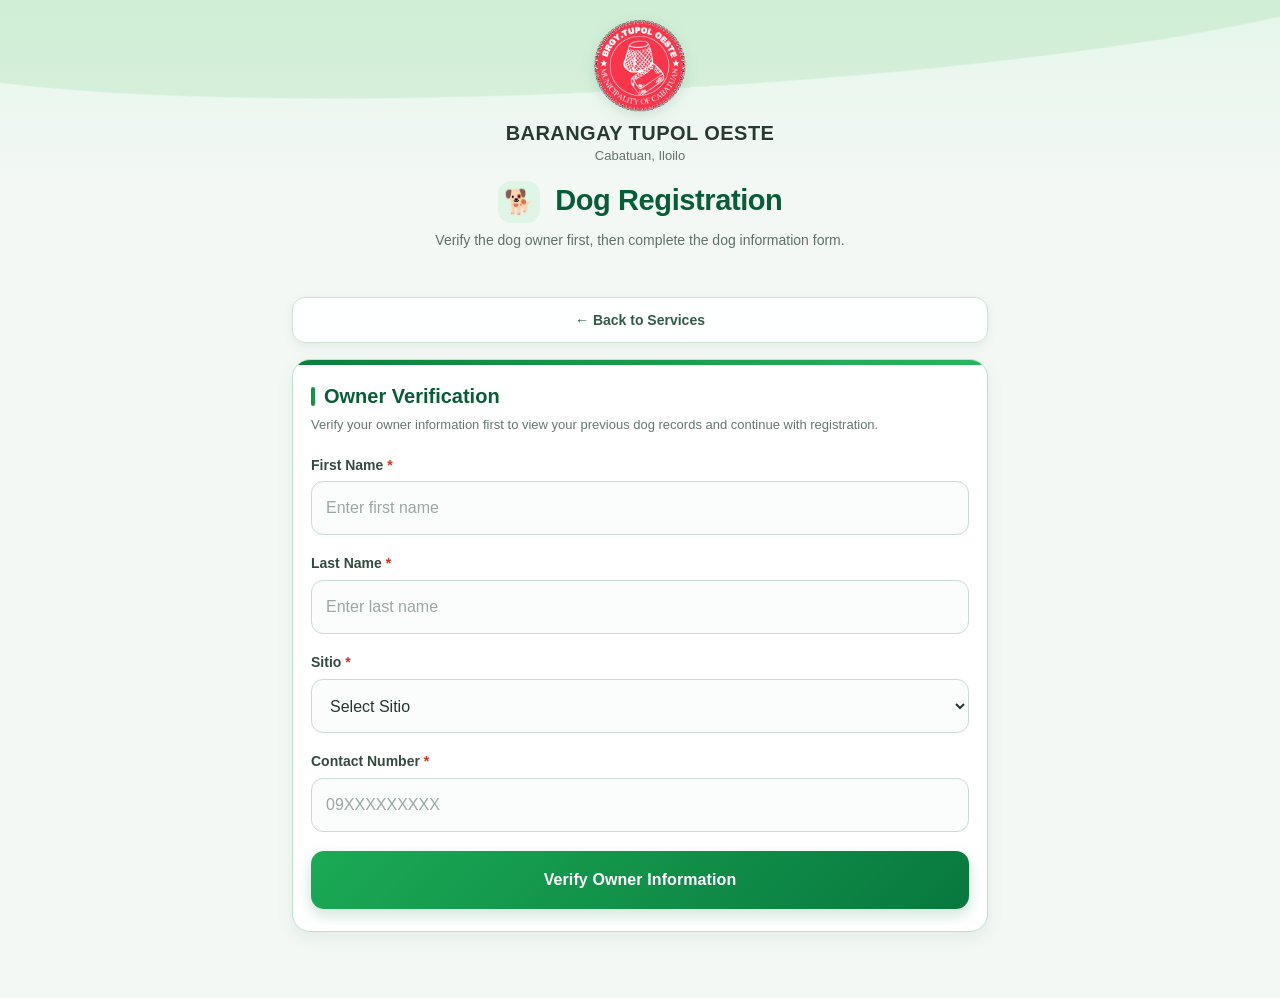
<file: registration.html>
<!DOCTYPE html>
<html lang="en">

<head>

  <meta charset="UTF-8">

  <meta
    name="viewport"
    content="width=device-width, initial-scale=1.0"
  >

  <title>Dog Registration | Barangay Tupol Oeste</title>

  <link rel="stylesheet" href="theme.css">

  <style>

    * {
      box-sizing: border-box;
    }


    html,
    body {

      margin: 0;
      padding: 0;

      min-height: 100%;

      font-family:
        Arial,
        Helvetica,
        sans-serif;

      background: #f4f6f8;

      color: #303846;

    }


    body {
      min-height: 100vh;
    }


    /* =========================================
       PAGE
    ========================================= */

    .page {

      width: 100%;
      max-width: 760px;

      margin: 0 auto;

      padding:
        14px
        10px
        45px;

    }


    /* =========================================
       BACK BUTTON
    ========================================= */

 .back-button {

    display: inline-flex;

    align-items: center;
    justify-content: center;
    width: 100%;
    text-align: center;

    gap: 7px;

    margin-bottom: 20px;

      padding:
        10px
        14px;

      border:
        1px solid #d7dde5;

      border-radius: 9px;

      background: #ffffff;

      color: #4b5563;

      text-decoration: none;

      font-size: 14px;

      font-weight: 600;

    }


    .back-button:active {
      transform: scale(.98);
    }


    /* =========================================
       HEADER
    ========================================= */

    .header {

      text-align: center;

      padding:
        8px
        8px
        28px;

    }


    .barangay-logo {

      width: 88px;
      height: 88px;

      object-fit: contain;

      display: block;

      margin:
        0 auto
        10px;

    }


    .barangay {

      font-size: 20px;

      font-weight: 800;

      letter-spacing: .5px;

      color: #303846;

    }


    .location {

      margin-top: 5px;

      font-size: 14px;

      color: #6b7280;

    }


    h1 {

      margin:
        20px
        0
        8px;

      font-size: 28px;

      color: #303846;

    }


    .subtitle {

      margin: 0;

      color: #6b7280;

      font-size: 15px;

      line-height: 1.5;

    }


    /* =========================================
       FORM CARD
    ========================================= */

    .card {

      width: 100%;

      margin-bottom: 16px;

      padding: 20px 16px;

      background: #ffffff;

      border:
        1px solid #dce1e7;

      border-radius: 15px;

      box-shadow:
        0 2px 10px rgba(0,0,0,.05);

    }


    .section-title {

      font-size: 19px;

      font-weight: 800;

      margin-bottom: 5px;

    }


    .section-description {

      margin-bottom: 20px;

      font-size: 13px;

      color: #6b7280;

      line-height: 1.45;

    }


    /* =========================================
       FORM
    ========================================= */

    .form-group {

      width: 100%;

      margin-bottom: 17px;

    }


    label {

      display: block;

      margin-bottom: 7px;

      font-size: 14px;

      font-weight: 700;

      color: #4b5563;

    }


    .required {
      color: #c53030;
    }


    input,
    select,
    textarea {

      display: block;

      width: 100%;

      min-height: 50px;

      padding: 12px 13px;

      font-family: inherit;

      font-size: 16px;

      color: #303846;

      background: #ffffff;

      border:
        1px solid #cfd6df;

      border-radius: 10px;

      outline: none;

    }


    textarea {

      min-height: 100px;

      resize: vertical;

      line-height: 1.5;

    }


    input:focus,
    select:focus,
    textarea:focus {

      border-color: #667085;

      box-shadow:
        0 0 0 3px rgba(102,112,133,.12);

    }


    input::placeholder,
    textarea::placeholder {
      color: #9aa2ad;
    }


    /* =========================================
       FILE UPLOAD
    ========================================= */

    .photo-note {

      margin-top: 8px;

      font-size: 12px;

      color: #6b7280;

      line-height: 1.45;

    }


    .photo-preview {

      display: none;

      margin-top: 15px;

      text-align: center;

    }


    .photo-preview img {

      width: 180px;

      height: 180px;

      max-width: 100%;

      object-fit: cover;

      border-radius: 12px;

      border:
        1px solid #d6dce3;

    }


    /* =========================================
       SUBMIT BUTTON
    ========================================= */

    .submit-button {

      width: 100%;

      min-height: 55px;

      border: none;

      border-radius: 12px;

      padding: 14px;

      background: #303846;

      color: #ffffff;

      font-family: inherit;

      font-size: 16px;

      font-weight: 800;

      cursor: pointer;

      box-shadow:
        0 3px 8px rgba(0,0,0,.10);

      display: flex;

      align-items: center;

      justify-content: center;

      gap: 10px;

    }


    .submit-button:hover {
      background: #252c37;
    }


    .submit-button:active {
      transform: scale(.99);
    }


    .submit-button:disabled {

      opacity: .75;

      cursor: not-allowed;

    }


    /* BUTTON SPINNER */

    .button-spinner {

      width: 18px;
      height: 18px;

      border:
        3px solid rgba(255,255,255,.35);

      border-top-color: #ffffff;

      border-radius: 50%;

      animation:
        spin .8s linear infinite;

      display: none;

    }


    .submit-button.loading
    .button-spinner {

      display: inline-block;

    }


    @keyframes spin {

      from {
        transform: rotate(0deg);
      }

      to {
        transform: rotate(360deg);
      }

    }


    /* =========================================
       MESSAGE
    ========================================= */

    .message {

      display: none;

      margin-bottom: 16px;

      padding: 16px;

      border-radius: 12px;

      font-size: 14px;

      line-height: 1.6;

      font-weight: 500;

    }


    .message.error {

      display: block;

      background: #fff5f5;

      border: 1px solid #feb2b2;

      color: #c53030;

    }


    .message.success {

      display: block;

      background: #edf7ef;

      border: 1px solid #9fd3a7;

      color: #276749;

    }


    /* =========================================
       SUCCESS MODAL
    ========================================= */

    .success-overlay {

      display: none;

      position: fixed;

      inset: 0;

      z-index: 9999;

      background:
        rgba(0,0,0,.45);

      padding: 20px;

      align-items: center;

      justify-content: center;

    }


    .success-overlay.show {

      display: flex;

    }


    .success-modal {

      width: 100%;

      max-width: 420px;

      background: #ffffff;

      border-radius: 20px;

      padding:
        32px
        24px
        26px;

      text-align: center;

      box-shadow:
        0 15px 50px rgba(0,0,0,.25);

      animation:
        modalIn .25s ease;

    }


    @keyframes modalIn {

      from {

        opacity: 0;

        transform:
          scale(.92)
          translateY(10px);

      }

      to {

        opacity: 1;

        transform:
          scale(1)
          translateY(0);

      }

    }


    .success-icon {

      width: 75px;
      height: 75px;

      margin:
        0 auto
        18px;

      border-radius: 50%;

      background: #e7f6eb;

      color: #2f855a;

      display: flex;

      align-items: center;

      justify-content: center;

      font-size: 40px;

      font-weight: bold;

    }


    .success-title {

      font-size: 23px;

      font-weight: 800;

      color: #276749;

      margin-bottom: 10px;

    }


    .success-text {

      font-size: 15px;

      line-height: 1.6;

      color: #4b5563;

      margin-bottom: 22px;

    }


    .success-request {

      display: none;

      margin-bottom: 20px;

      padding: 12px;

      background: #f4f6f8;

      border-radius: 10px;

      color: #303846;

      font-size: 14px;

      font-weight: 700;

    }


    .success-close {

      width: 100%;

      min-height: 50px;

      border: none;

      border-radius: 10px;

      background: #303846;

      color: #ffffff;

      font-size: 15px;

      font-weight: 700;

      cursor: pointer;

    }


    /* =========================================
       LOADING OVERLAY
    ========================================= */

    .loading-overlay {

      display: none;

      position: fixed;

      inset: 0;

      z-index: 9998;

      background:
        rgba(255,255,255,.75);

      backdrop-filter:
        blur(2px);

      align-items: center;

      justify-content: center;

      padding: 20px;

    }


    .loading-overlay.show {

      display: flex;

    }


    .loading-box {

      background: #ffffff;

      border-radius: 18px;

      padding:
        28px
        35px;

      text-align: center;

      box-shadow:
        0 10px 35px rgba(0,0,0,.15);

      min-width: 260px;

    }


    .big-spinner {

      width: 52px;
      height: 52px;

      margin:
        0 auto
        18px;

      border:
        5px solid #e2e8f0;

      border-top-color: #303846;

      border-radius: 50%;

      animation:
        spin .8s linear infinite;

    }


    .loading-title {

      font-size: 18px;

      font-weight: 800;

      color: #303846;

      margin-bottom: 6px;

    }


    .loading-text {

      font-size: 14px;

      color: #6b7280;

    }


    /* =========================================
       MOBILE
    ========================================= */

    @media (max-width: 480px) {

      .page {

        padding:
          12px
          8px
          35px;

      }


      .card {

        padding:
          18px
          13px;

      }


      .barangay-logo {

        width: 76px;
        height: 76px;

      }


      .barangay {

        font-size: 18px;

      }


      h1 {

        font-size: 25px;

      }


      .success-modal {

        padding:
          28px
          20px
          22px;

      }

    }

  </style>

<style>
/* ============================================================
   BRCC-DMS DOG REGISTRATION
   MOBILE UI ENHANCEMENT
   VISUAL OVERRIDE ONLY
============================================================ */

:root {
  --service: #159447;
  --service-dark: #075d36;
  --service-soft: #eaf8ef;
  --service-border: #b9e4c8;

  --text: #24352e;
  --muted: #68766f;
  --border: #d7e2dc;
  --page-bg: #f3f8f5;
}

/* PAGE */

html,
body {
  background:
    linear-gradient(
      180deg,
      #e5f6ea 0px,
      #f3f8f5 190px,
      #f3f8f5 100%
    ) !important;

  color: var(--text) !important;
}

.page {
  max-width: 720px !important;

  padding:
    10px 12px 48px !important;
}


/* BACK BUTTON */

.back-button {
  min-height: 46px !important;

  margin-bottom: 16px !important;

  padding: 10px 14px !important;

  border:
    1px solid #cfe2d6 !important;

  border-radius: 13px !important;

  background:
    rgba(255,255,255,.96) !important;

  color: #315b48 !important;

  font-size: 14px !important;
  font-weight: 700 !important;

  box-shadow:
    0 3px 12px
    rgba(24,90,57,.07) !important;
}


/* HEADER */

.header {
  position: relative;

  margin-bottom: 22px !important;

  padding:
    10px 10px 24px !important;

  text-align: center;
}

.barangay-logo {
  width: 92px !important;
  height: 92px !important;

  margin:
    0 auto 10px !important;

  filter:
    drop-shadow(
      0 4px 7px
      rgba(20,100,55,.15)
    );
}

.barangay {
  color: #263a31 !important;

  font-size: 20px !important;
  font-weight: 900 !important;

  letter-spacing: .45px !important;
}

.location {
  margin-top: 3px !important;

  color: #64736c !important;

  font-size: 13px !important;
}


/* SERVICE TITLE */

.header h1 {
  margin:
    18px 0 7px !important;

  color: var(--service-dark) !important;

  font-size: 29px !important;
  line-height: 1.15 !important;
  font-weight: 900 !important;
}

.header h1::before {
  content: "🐕";

  display: inline-flex;

  align-items: center;
  justify-content: center;

  width: 42px;
  height: 42px;

  margin-right: 8px;

  border-radius: 13px;

  background: #dff5e6;

  font-size: 24px;

  vertical-align: middle;
}

.subtitle {
  max-width: 500px;

  margin:
    0 auto !important;

  color: #607269 !important;

  font-size: 14px !important;
  line-height: 1.5 !important;
}


/* CARDS */

.card {
  position: relative;

  overflow: hidden;

  margin-bottom: 18px !important;

  padding:
    22px 18px !important;

  background:
    #ffffff !important;

  border:
    1px solid
    var(--service-border) !important;

  border-radius:
    18px !important;

  box-shadow:
    0 6px 18px
    rgba(24,85,53,.07) !important;
}

.card::before {
  content: "";

  position: absolute;

  top: 0;
  left: 0;

  width: 100%;
  height: 5px;

  background:
    linear-gradient(
      90deg,
      #0b7f3d,
      #28b65f
    );
}


/* SECTION HEADING */

.section-title {
  position: relative;

  margin:
    2px 0 6px !important;

  padding-left: 13px;

  color:
    var(--service-dark) !important;

  font-size:
    20px !important;

  line-height:
    1.25 !important;

  font-weight:
    900 !important;
}

.section-title::before {
  content: "";

  position: absolute;

  left: 0;
  top: 3px;
  bottom: 3px;

  width: 4px;

  border-radius: 4px;

  background:
    var(--service);
}

.section-description {
  margin:
    0 0 21px !important;

  color:
    var(--muted) !important;

  font-size:
    13px !important;

  line-height:
    1.5 !important;
}


/* FORM GROUP */

.form-group {
  margin-bottom:
    19px !important;
}

label {
  margin-bottom:
    7px !important;

  color:
    #344a40 !important;

  font-size:
    14px !important;

  line-height:
    1.35 !important;

  font-weight:
    800 !important;
}

.required {
  color:
    #d92d20 !important;
}


/* INPUTS */

input,
select,
textarea {
  width:
    100% !important;

  min-height:
    54px !important;

  padding:
    13px 14px !important;

  border:
    1.5px solid
    #cbdad2 !important;

  border-radius:
    12px !important;

  background:
    #fbfdfc !important;

  color:
    #25372f !important;

  font-size:
    16px !important;

  transition:
    border-color .15s ease,
    box-shadow .15s ease,
    background .15s ease !important;
}

textarea {
  min-height:
    105px !important;

  line-height:
    1.5 !important;
}

input::placeholder,
textarea::placeholder {
  color:
    #9ba8a1 !important;
}

input:focus,
select:focus,
textarea:focus {
  border-color:
    var(--service) !important;

  background:
    #ffffff !important;

  box-shadow:
    0 0 0 3px
    rgba(21,148,71,.12) !important;

  outline:
    none !important;
}


/* FILE INPUT */

input[type="file"] {
  padding:
    10px !important;

  background:
    #f8fcf9 !important;
}

input[type="file"]::file-selector-button {
  min-height:
    38px;

  margin-right:
    10px;

  padding:
    8px 13px;

  border:
    none;

  border-radius:
    9px;

  background:
    #e1f4e7;

  color:
    #096038;

  font-weight:
    800;
}


/* PHOTO NOTE */

.photo-note {
  margin-top:
    8px !important;

  padding:
    9px 11px;

  border-radius:
    9px;

  background:
    #f1f9f4;

  color:
    #617168 !important;

  font-size:
    12px !important;

  line-height:
    1.45 !important;
}


/* PHOTO PREVIEW */

.photo-preview {
  margin-top:
    14px !important;

  padding:
    12px;

  border:
    1px solid
    #d6e6dc;

  border-radius:
    14px;

  background:
    #f7fbf8;
}

.photo-preview img {
  width:
    min(220px, 100%) !important;

  height:
    auto !important;

  aspect-ratio:
    1 / 1;

  object-fit:
    cover !important;

  border:
    2px solid
    #ffffff !important;

  border-radius:
    14px !important;

  box-shadow:
    0 4px 12px
    rgba(0,0,0,.09);
}


/* CHECKBOXES */

input[type="checkbox"] {
  width:
    21px !important;

  min-width:
    21px !important;

  height:
    21px !important;

  min-height:
    21px !important;

  padding:
    0 !important;

  accent-color:
    var(--service);
}


/* SUBMIT */

.submit-button {
  min-height:
    58px !important;

  border-radius:
    13px !important;

  background:
    linear-gradient(
      135deg,
      #1baa55,
      #08783e
    ) !important;

  color:
    #ffffff !important;

  font-size:
    16px !important;

  font-weight:
    900 !important;

  letter-spacing:
    .1px;

  box-shadow:
    0 6px 15px
    rgba(8,120,62,.20) !important;
}

.submit-button:hover {
  background:
    linear-gradient(
      135deg,
      #17994c,
      #066b36
    ) !important;
}

.submit-button:active {
  transform:
    scale(.985) !important;
}


/* MESSAGE */

.message {
  margin-bottom:
    18px !important;

  padding:
    15px 16px !important;

  border-radius:
    13px !important;

  font-size:
    14px !important;

  line-height:
    1.5 !important;
}


/* LOADING */

.loading-box {
  border:
    1px solid
    #d7e6dc;

  box-shadow:
    0 14px 38px
    rgba(20,75,48,.16) !important;
}

.big-spinner {
  border-top-color:
    var(--service) !important;
}

.loading-title {
  color:
    var(--service-dark) !important;
}


/* SUCCESS */

.success-modal {
  border:
    1px solid
    #d4e7da;

  box-shadow:
    0 18px 50px
    rgba(17,70,44,.22) !important;
}

.success-icon {
  background:
    #e5f7eb !important;

  color:
    #08783e !important;
}

.success-title {
  color:
    var(--service-dark) !important;
}

.success-close {
  min-height:
    52px !important;

  border-radius:
    11px !important;

  background:
    linear-gradient(
      135deg,
      #1baa55,
      #08783e
    ) !important;
}


/* ============================================================
   MOBILE
============================================================ */

@media (max-width: 480px) {

  .page {
    padding:
      8px 10px 38px !important;
  }

  .back-button {
    min-height:
      44px !important;

    margin-bottom:
      13px !important;

    font-size:
      13px !important;
  }

  .header {
    padding:
      5px 6px 19px !important;

    margin-bottom:
      12px !important;
  }

  .barangay-logo {
    width:
      82px !important;

    height:
      82px !important;

    margin-bottom:
      7px !important;
  }

  .barangay {
    font-size:
      18px !important;
  }

  .location {
    font-size:
      12px !important;
  }

  .header h1 {
    margin-top:
      15px !important;

    font-size:
      25px !important;
  }

  .header h1::before {
    width:
      36px;

    height:
      36px;

    border-radius:
      11px;

    font-size:
      21px;
  }

  .subtitle {
    padding:
      0 8px;

    font-size:
      13px !important;
  }

  .card {
    padding:
      20px 15px !important;

    border-radius:
      16px !important;
  }

  .section-title {
    font-size:
      18px !important;
  }

  .section-description {
    margin-bottom:
      18px !important;
  }

  label {
    font-size:
      13px !important;
  }

  input,
  select,
  textarea {
    min-height:
      52px !important;

    font-size:
      16px !important;
  }

  .submit-button {
    min-height:
      56px !important;
  }
}


/* VERY SMALL DEVICES */

@media (max-width: 360px) {

  .page {
    padding-left:
      8px !important;

    padding-right:
      8px !important;
  }

  .barangay-logo {
    width:
      74px !important;

    height:
      74px !important;
  }

  .barangay {
    font-size:
      17px !important;
  }

  .header h1 {
    font-size:
      23px !important;
  }

  .card {
    padding:
      18px 13px !important;
  }
}

</style>
  
</head>


<body>


<!-- =========================================
     LOADING OVERLAY
========================================= -->

<div
  id="loadingOverlay"
  class="loading-overlay"
>

  <div class="loading-box">

    <div class="big-spinner"></div>

    <div class="loading-title">
      Submitting Registration...
    </div>

    <div class="loading-text">
      Please wait while we process your information.
    </div>

  </div>

</div>



<!-- =========================================
     SUCCESS MODAL
========================================= -->

<div
  id="successOverlay"
  class="success-overlay"
>

  <div class="success-modal">

    <div class="success-icon">
      ✓
    </div>


    <div class="success-title">
      Registration Submitted!
    </div>


    <div class="success-text">

      Your dog registration has been successfully submitted
      and is now pending review by the Barangay Rabies
      Control Committee.

    </div>


    <div
      id="successRequestNumber"
      class="success-request"
    ></div>


    <button
      type="button"
      class="success-close"
      onclick="closeSuccessModal()"
    >

      Done

    </button>

  </div>

</div>



<div class="page">


  <!-- HEADER -->

  <div class="header">

    <img
      src="barangay-logo.png"
      alt="Barangay Tupol Oeste Logo"
      class="barangay-logo"
    >


    <div class="barangay">
      BARANGAY TUPOL OESTE
    </div>


    <div class="location">
      Cabatuan, Iloilo
    </div>


    <h1>
      Dog Registration
    </h1>


    <p class="subtitle">
      Verify the dog owner first, then complete the dog information form.
    </p>

  </div>

  <!-- BACK TO SERVICES -->

  <a
    href="./"
    class="back-button"
  >
    ← Back to Services
  </a>




  <!-- MESSAGE -->

  <div
    id="messageBox"
    class="message"
  ></div>



  <!-- OWNER VERIFICATION -->

  <div class="card" id="ownerVerificationCard">
    <div class="section-title">Owner Verification</div>
    <div class="section-description">Verify your owner information first to view your previous dog records and continue with registration.</div>
    <form id="ownerVerificationForm" novalidate>
      <div class="form-group">
        <label for="verifyFirstName">First Name <span class="required">*</span></label>
        <input type="text" id="verifyFirstName" autocomplete="given-name" required placeholder="Enter first name">
      </div>
      <div class="form-group">
        <label for="verifyLastName">Last Name <span class="required">*</span></label>
        <input type="text" id="verifyLastName" autocomplete="family-name" required placeholder="Enter last name">
      </div>
      <div class="form-group">
        <label for="verifySitio">Sitio <span class="required">*</span></label>
        <select id="verifySitio" required>
          <option value="">Select Sitio</option>
          <option>Bacolod</option><option>Badiang</option><option>Bungalog</option>
          <option>Burac</option><option>Linintian</option><option>Puro</option><option>Sementeryo</option>
        </select>
      </div>
      <div class="form-group">
        <label for="verifyContactNumber">Contact Number <span class="required">*</span></label>
        <input type="tel" id="verifyContactNumber" inputmode="numeric" maxlength="11" placeholder="09XXXXXXXXX" required>
      </div>
      <button type="submit" class="submit-button" id="verifyOwnerButton">Verify Owner Information</button>
    </form>
  
  </div>

  <!-- REGISTRATION FORM: unlocked only after owner verification -->
  <form id="registrationForm" style="display:none">

      <div id="ownerLookupResults" style="display:none;margin-top:18px"></div>


    <!-- VERIFIED OWNER INFORMATION -->
    <div class="card">
      <div class="section-title">Verified Owner Information</div>
      <div class="section-description">These details were verified and are fixed for this submission.</div>
      <div id="verifiedOwnerSummary" style="padding:14px;background:#f1f9f4;border:1px solid #b9e4c8;border-radius:12px;line-height:1.7"></div>
      <input type="hidden" id="ownerFirstName" name="firstName">
      <input type="hidden" id="ownerLastName" name="lastName">
      <input type="hidden" id="ownerName" name="ownerName">
      <input type="hidden" id="ownerAddress" name="ownerAddress" value="Barangay Tupol Oeste, Cabatuan, Iloilo">
      <input type="hidden" id="sitio" name="sitio">
      <input type="hidden" id="contactNumber" name="contactNumber">
      <input type="hidden" id="ownerVerificationToken" name="ownerVerificationToken">
      <div class="form-group" style="margin-top:16px">
        <label for="emailAddress">Email Address <span class="required">*</span></label>
        <input type="email" id="emailAddress" name="emailAddress" placeholder="example@email.com" autocomplete="email" required>
      </div>
      <button type="button" class="back-button" id="changeOwnerButton">Change Owner Details</button>
    </div>

    <!-- =====================================
         DOG INFORMATION
    ====================================== -->

    <div class="card">

      <div class="section-title">
        Dog Information
      </div>


      <div class="section-description">
        Information about the dog being registered.
      </div>


      <!-- DOG NAME -->

      <div class="form-group">

        <label for="dogName">

          Dog Name
          <span class="required">*</span>

        </label>

        <input
          type="text"
          id="dogName"
          name="dogName"
          placeholder="Enter dog name"
          required
        >

      </div>


      <!-- BREED -->

      <div class="form-group">

        <label for="breed">

          Breed
          <span class="required">*</span>

        </label>

        <select
          id="breed"
          name="breed"
          required
        >

          <option value="">
            Select Breed
          </option>

          <option value="Aspin">
            Aspin
          </option>

          <option value="Shih Tzu">
            Shih Tzu
          </option>

          <option value="Chihuahua">
            Chihuahua
          </option>

          <option value="Labrador Retriever">
            Labrador Retriever
          </option>

          <option value="Golden Retriever">
            Golden Retriever
          </option>

          <option value="German Shepherd">
            German Shepherd
          </option>

          <option value="Pomeranian">
            Pomeranian
          </option>

          <option value="Poodle">
            Poodle
          </option>

          <option value="Siberian Husky">
            Siberian Husky
          </option>

          <option value="Rottweiler">
            Rottweiler
          </option>

          <option value="Mixed Breed">
            Mixed Breed
          </option>

          <option value="Others">
            Others
          </option>

        </select>

      </div>


      <!-- SEX -->

      <div class="form-group">

        <label for="sex">

          Sex
          <span class="required">*</span>

        </label>

        <select
          id="sex"
          name="sex"
          required
        >

          <option value="">
            Select Sex
          </option>

          <option value="Male">
            Male
          </option>

          <option value="Female">
            Female
          </option>

        </select>

      </div>


      <!-- COLOR -->

      <div class="form-group">

        <label for="color">

          Color
          <span class="required">*</span>

        </label>

        <input
          type="text"
          id="color"
          name="color"
          placeholder="Example: Brown"
          required
        >

      </div>


      <!-- BIRTHDATE -->

      <div class="form-group">

        <label for="birthdate">
          Birthdate
          <span class="required">*</span>
        </label>

        <input
          type="date"
          id="birthdate"
          name="birthdate"
          required
        >

      </div>


      <!-- PHOTO -->

      <div class="form-group">

        <label for="dogPhoto">

          Dog Photo
          <span class="required">*</span>

        </label>

        <input
          type="file"
          id="dogPhoto"
          name="dogPhoto"
          accept="image/jpeg,image/png,image/jpg"
          required
        >


        <div class="photo-note">

          Upload a clear photo of the dog.
          JPG or PNG only.
          Maximum file size: 5MB.

        </div>


        <div
          class="photo-preview"
          id="photoPreview"
        >

          <img
            id="previewImage"
            alt="Dog Photo Preview"
          >

        </div>

      </div>

    </div>



    <!-- SUBMIT -->

    <button
      type="submit"
      class="submit-button"
      id="submitButton"
    >

      <span
        class="button-spinner"
      ></span>

      <span
        id="submitButtonText"
      >
        Submit Dog Registration
      </span>

    </button>


  </form>


</div>



<!-- =========================================
     SHARED API CONNECTOR
========================================= -->

<script src="api.js"></script>



<script>

  /* =========================================
     VARIABLES
  ========================================= */

  let selectedPhotoData = '';

  let selectedPhotoName = '';

/* =========================================
   DOG PHOTO — 1:1 CENTER CROP

   Converts any portrait / landscape photo
   into a square image using COVER behavior.

   - Keeps aspect ratio
   - Fills entire square
   - Crops excess from center
   - No stretching
========================================= */

function cropDogPhotoToSquare(
  imageDataUrl,
  outputSize = 1000
) {

  return new Promise(
    function(resolve, reject) {

      const img =
        new Image();


      img.onload =
        function() {

          const sourceWidth =
            img.naturalWidth;

          const sourceHeight =
            img.naturalHeight;


          if (
            !sourceWidth ||
            !sourceHeight
          ) {

            reject(
              new Error(
                'Unable to read dog photo dimensions.'
              )
            );

            return;

          }


          /*
           Determine largest possible
           centered square from original image.
          */

          const cropSize =
            Math.min(
              sourceWidth,
              sourceHeight
            );


          const sourceX =
            (
              sourceWidth -
              cropSize
            ) / 2;


          const sourceY =
            (
              sourceHeight -
              cropSize
            ) / 2;


          const canvas =
            document.createElement(
              'canvas'
            );


          canvas.width =
            outputSize;

          canvas.height =
            outputSize;


          const context =
            canvas.getContext(
              '2d'
            );


          if (!context) {

            reject(
              new Error(
                'Unable to prepare dog photo.'
              )
            );

            return;

          }


          /*
           CENTER-CROP / COVER

           Source square is drawn into
           a 1:1 output canvas.
          */

          context.drawImage(

            img,

            sourceX,
            sourceY,

            cropSize,
            cropSize,

            0,
            0,

            outputSize,
            outputSize

          );


          /*
           Save as high-quality JPEG.
          */

          const squarePhoto =
            canvas.toDataURL(
              'image/jpeg',
              0.92
            );


          resolve(
            squarePhoto
          );

        };


      img.onerror =
        function() {

          reject(
            new Error(
              'Unable to process the selected dog photo.'
            )
          );

        };


      img.src =
        imageDataUrl;

    }
  );

}
  

  let ownerVerificationToken = '';
  let verifiedOwner = null;

  document.getElementById('ownerVerificationForm').addEventListener('submit', async function(event) {
    event.preventDefault();
    const firstName = document.getElementById('verifyFirstName').value.trim();
    const lastName = document.getElementById('verifyLastName').value.trim();
    const sitio = document.getElementById('verifySitio').value;
    const contactNumber = document.getElementById('verifyContactNumber').value.replace(/\D/g,'');
    if (!firstName || !lastName || !sitio || !/^09\d{9}$/.test(contactNumber)) {
      showMessage('Please complete First Name, Last Name, Sitio, and a valid 11-digit Contact Number.', 'error');
      return;
    }
    const button = document.getElementById('verifyOwnerButton');
    button.disabled = true;
    button.textContent = 'Verifying...';
    showLoading();
    try {
      const response = await brccLookupOwner({firstName,lastName,sitio,contactNumber});
      const result = response.result || {};
      if (!result.verified || !result.verificationToken) {
        throw new Error(result.message || 'Owner verification failed.');
      }
      ownerVerificationToken = result.verificationToken;
      verifiedOwner = {firstName,lastName,sitio,contactNumber,ownerName:result.ownerName};
      document.getElementById('ownerFirstName').value = firstName;
      document.getElementById('ownerLastName').value = lastName;
      document.getElementById('ownerName').value = result.ownerName || (firstName + ' ' + lastName);
      document.getElementById('sitio').value = sitio;
      document.getElementById('contactNumber').value = contactNumber;
      document.getElementById('ownerVerificationToken').value = ownerVerificationToken;
      document.getElementById('verifiedOwnerSummary').innerHTML =
        '<strong>' + escapeOwnerText(verifiedOwner.ownerName) + '</strong><br>' +
        'Sitio: ' + escapeOwnerText(sitio) + '<br>' +
        'Contact Number: ' + escapeOwnerText(contactNumber) + '<br>' +
        'Address: Barangay Tupol Oeste, Cabatuan, Iloilo';
      const records = Array.isArray(result.records) ? result.records : [];
      const resultsBox = document.getElementById('ownerLookupResults');
      if (records.length) {
        resultsBox.innerHTML = '<div style="font-weight:800;margin-bottom:8px">Previous Dog Records</div>' +
          records.map(function(item) {
            const label = item.dogName ? escapeOwnerText(item.dogName) : 'Dog record';
            const ref = item.registryNumber || item.requestNumber || '';
            return '<div style="padding:10px 12px;margin:7px 0;border:1px solid #d7e2dc;border-radius:10px;background:#f8fcf9">' +
              '<strong>' + label + '</strong><br><small>' +
              escapeOwnerText(item.source === 'registry' ? 'Registered Dog' : 'Registration Request') +
              (ref ? ' • ' + escapeOwnerText(ref) : '') +
              (item.status ? ' • ' + escapeOwnerText(item.status) : '') +
              '</small></div>';
          }).join('');
        resultsBox.style.display = 'block';
      } else {
        resultsBox.innerHTML = '<div style="padding:12px;border:1px solid #b9e4c8;background:#f1f9f4;border-radius:10px">No previous dog records found. You may continue as a new owner.</div>';
        resultsBox.style.display = 'block';
      }
      document.getElementById('ownerVerificationCard').style.display = 'none';
      document.getElementById('registrationForm').style.display = 'block';
      hideMessage();
      window.scrollTo({top:0,behavior:'smooth'});
    } catch (error) {
      showMessage(error.message || 'Unable to verify owner information.', 'error');
    } finally {
      hideLoading();
      button.disabled = false;
      button.textContent = 'Verify Owner Information';
    }
  });

  document.getElementById('changeOwnerButton').addEventListener('click', function() {
    ownerVerificationToken = '';
    verifiedOwner = null;
    document.getElementById('ownerVerificationToken').value = '';
    document.getElementById('registrationForm').style.display = 'none';
    document.getElementById('ownerVerificationCard').style.display = 'block';
    window.scrollTo({top:0,behavior:'smooth'});
  });

  function escapeOwnerText(value) {
    return String(value == null ? '' : value).replace(/[&<>"']/g, function(ch) {
      return {'&':'&amp;','<':'&lt;','>':'&gt;','"':'&quot;',"'":'&#39;'}[ch];
    });
  }

  /* =========================================
     PHOTO PREVIEW
  ========================================= */

  document
    .getElementById('dogPhoto')
    .addEventListener(
      'change',
      function(event) {

        const file =
          event.target.files[0];


        if (!file) {

          selectedPhotoData = '';

          selectedPhotoName = '';

          document
            .getElementById('photoPreview')
            .style.display =
            'none';

          return;

        }


        /* FILE SIZE CHECK */

        if (
          file.size >
          5 * 1024 * 1024
        ) {

          showMessage(
            'Photo size must not exceed 5MB.',
            'error'
          );


          event.target.value = '';


          selectedPhotoData = '';

          selectedPhotoName = '';


          document
            .getElementById('photoPreview')
            .style.display =
            'none';

          return;

        }


        const reader =
          new FileReader();


reader.onload =
  async function(e) {

    try {

      /*
       Convert uploaded photo to an actual
       1:1 square image using center-crop.
      */

      selectedPhotoData =
        await cropDogPhotoToSquare(
          e.target.result,
          1000
        );


      /*
       Cropped output is JPEG.
      */

      const originalName =
        String(
          file.name || 'Dog Photo'
        )
          .replace(
            /\.[^/.]+$/,
            ''
          );


      selectedPhotoName =
        originalName +
        '.jpg';


      /*
       Preview the ACTUAL cropped photo
       that will be uploaded.
      */

      document
        .getElementById('previewImage')
        .src =
        selectedPhotoData;


      document
        .getElementById('photoPreview')
        .style.display =
        'block';

    }
    catch (error) {

      console.error(
        'Dog photo crop error:',
        error
      );


      selectedPhotoData = '';

      selectedPhotoName = '';


      event.target.value = '';


      document
        .getElementById('photoPreview')
        .style.display =
        'none';


      showMessage(
        'Unable to process the dog photo. Please select another JPG or PNG image.',
        'error'
      );

    }

  };


        reader.readAsDataURL(file);

      }
    );


/* ============================================================
   REGULAR DOG REGISTRATION — MINIMUM AGE VALIDATION
   Minimum age: 3 calendar months
============================================================ */

function validateRegularDogAge(birthdateValue) {
  if (!birthdateValue) {
    return {
      valid: false,
      message: 'Please enter the dog’s Birthdate.'
    };
  }

  const parts = birthdateValue.split('-').map(Number);
  if (parts.length !== 3 || parts.some(Number.isNaN)) {
    return {
      valid: false,
      message: 'Invalid Birthdate. Please select a valid date.'
    };
  }

  const [year, month, day] = parts;
  const birthDate = new Date(year, month - 1, day);
  birthDate.setHours(0, 0, 0, 0);

  // Reject invalid calendar dates.
  if (
    birthDate.getFullYear() !== year ||
    birthDate.getMonth() !== month - 1 ||
    birthDate.getDate() !== day
  ) {
    return {
      valid: false,
      message: 'Invalid Birthdate. Please select a valid date.'
    };
  }

  const today = new Date();
  today.setHours(0, 0, 0, 0);

  if (birthDate > today) {
    return {
      valid: false,
      message: 'Future Birthdates are not allowed.'
    };
  }

  // Calculate the exact date three calendar months ago.
  const cutoff = new Date(
    today.getFullYear(),
    today.getMonth() - 3,
    1
  );

  const lastDayOfCutoffMonth = new Date(
    cutoff.getFullYear(),
    cutoff.getMonth() + 1,
    0
  ).getDate();

  cutoff.setDate(Math.min(today.getDate(), lastDayOfCutoffMonth));
  cutoff.setHours(0, 0, 0, 0);

  if (birthDate > cutoff) {
    return {
      valid: false,
      message:
        'This dog is still below 3 months old. Please use the Puppy Report service instead of regular Dog Registration.'
    };
  }

  return {
    valid: true,
    message: ''
  };
}

/* LIVE BIRTHDATE VALIDATION */

document.getElementById('birthdate').addEventListener('change', function() {
  const result = validateRegularDogAge(this.value);

  if (!result.valid) {
    showMessage(result.message, 'error');
  } else {
    hideMessage();
  }
});


  /* =========================================
     FORM SUBMISSION
  ========================================= */

  document
    .getElementById('registrationForm')
    .addEventListener(
      'submit',
      async function(event) {

        event.preventDefault();


        const form =
          event.target;


        const submitButton =
          document.getElementById(
            'submitButton'
          );


        const submitButtonText =
          document.getElementById(
            'submitButtonText'
          );


        /* VALIDATE FORM */

        if (!form.checkValidity()) {

          form.reportValidity();

          return;

        }

/* CHECK MINIMUM DOG AGE */

const birthdateValue = document.getElementById('birthdate').value;
const ageValidation = validateRegularDogAge(birthdateValue);

if (!ageValidation.valid) {
  showMessage(ageValidation.message, 'error');
  document.getElementById('birthdate').focus();
  return;
}


        /* CHECK PHOTO */

        if (!selectedPhotoData) {

          showMessage(
            'Please upload a dog photo.',
            'error'
          );

          return;

        }


        /* PREPARE DATA */

        const data = {

          firstName: document.getElementById('ownerFirstName').value,
          lastName: document.getElementById('ownerLastName').value,
          ownerVerificationToken: document.getElementById('ownerVerificationToken').value,

          ownerName:
            document
              .getElementById('ownerName')
              .value
              .trim(),


          address:
            document
              .getElementById('ownerAddress')
              .value
              .trim(),


          sitio:
            document
              .getElementById('sitio')
              .value,


          contactNumber:
            document
              .getElementById('contactNumber')
              .value
              .trim(),


          email:
            document
              .getElementById('emailAddress')
              .value
              .trim(),


          dogName:
            document
              .getElementById('dogName')
              .value
              .trim(),


          breed:
            document
              .getElementById('breed')
              .value,


          sex:
            document
              .getElementById('sex')
              .value,


          color:
            document
              .getElementById('color')
              .value
              .trim(),


          birthdate:
            document
              .getElementById('birthdate')
              .value,


          dogPhotoData:
            selectedPhotoData,


          dogPhotoName:
            selectedPhotoName

        };


        /* CLEAR OLD MESSAGE */

        hideMessage();


        /* SHOW BUTTON LOADING */

        submitButton.disabled = true;

        submitButton.classList.add(
          'loading'
        );

        submitButtonText.textContent =
          'Submitting Registration...';


        /* SHOW FULL SCREEN LOADING */

        showLoading();


        try {

          /* =================================
             SUBMIT TO BACKEND
          ================================= */

          const result =
            await brccSubmit(
              'registration',
              data
            );


          console.log(
            'Registration Result:',
            result
          );


          /* =================================
             GET REQUEST NUMBER
          ================================= */

          let requestNumber = '';


          if (
            result &&
            result.result &&
            result.result.requestNumber
          ) {

            requestNumber =
              result.result.requestNumber;

          }


          /* =================================
             HIDE LOADING
          ================================= */

          hideLoading();


          /* =================================
             RESET FORM
          ================================= */

          form.reset();
          ownerVerificationToken = '';
          verifiedOwner = null;
          document.getElementById('registrationForm').style.display = 'none';
          document.getElementById('ownerVerificationCard').style.display = 'block';
          document.getElementById('ownerLookupResults').style.display = 'none';


          selectedPhotoData = '';

          selectedPhotoName = '';


          document
            .getElementById('photoPreview')
            .style.display =
            'none';


          document
            .getElementById('previewImage')
            .src =
            '';


          /* =================================
             SHOW SUCCESS MODAL
          ================================= */

          showSuccessModal(
            requestNumber
          );


          /* ALSO SHOW PAGE MESSAGE */

          showMessage(
            '✓ Registration submitted successfully. Your submission is pending review.',
            'success'
          );


          window.scrollTo({

            top: 0,

            behavior: 'smooth'

          });


        } catch (error) {

          console.error(
            'Registration submission error:',
            error
          );


          hideLoading();


          showMessage(
            error.message ||
            'Unable to submit registration. Please try again.',
            'error'
          );


          window.scrollTo({

            top: 0,

            behavior: 'smooth'

          });


        } finally {

          /* RESTORE BUTTON */

          submitButton.disabled = false;


          submitButton.classList.remove(
            'loading'
          );


          submitButtonText.textContent =
            'Submit Dog Registration';

        }

      }
    );



  /* =========================================
     SHOW LOADING
  ========================================= */

  function showLoading() {

    document
      .getElementById('loadingOverlay')
      .classList.add(
        'show'
      );

  }



  /* =========================================
     HIDE LOADING
  ========================================= */

  function hideLoading() {

    document
      .getElementById('loadingOverlay')
      .classList.remove(
        'show'
      );

  }



  /* =========================================
     SHOW SUCCESS MODAL
  ========================================= */

  function showSuccessModal(
    requestNumber
  ) {

    const overlay =
      document.getElementById(
        'successOverlay'
      );


    const requestBox =
      document.getElementById(
        'successRequestNumber'
      );


    if (requestNumber) {

      requestBox.textContent =
        'Request No.: ' +
        requestNumber;


      requestBox.style.display =
        'block';

    } else {

      requestBox.textContent =
        '';


      requestBox.style.display =
        'none';

    }


    overlay.classList.add(
      'show'
    );

  }



  /* =========================================
     CLOSE SUCCESS MODAL
  ========================================= */

  function closeSuccessModal() {

    document
      .getElementById('successOverlay')
      .classList.remove(
        'show'
      );

  }



  /* =========================================
     SHOW MESSAGE
  ========================================= */

  function showMessage(
    message,
    type
  ) {

    const box =
      document.getElementById(
        'messageBox'
      );


    box.textContent =
      message;


    box.className =
      'message ' +
      type;


    box.style.display =
      'block';

  }



  /* =========================================
     HIDE MESSAGE
  ========================================= */

  function hideMessage() {

    const box =
      document.getElementById(
        'messageBox'
      );


    box.style.display =
      'none';


    box.textContent =
      '';


    box.className =
      'message';

  }

</script>


</body>
</html>
</file>
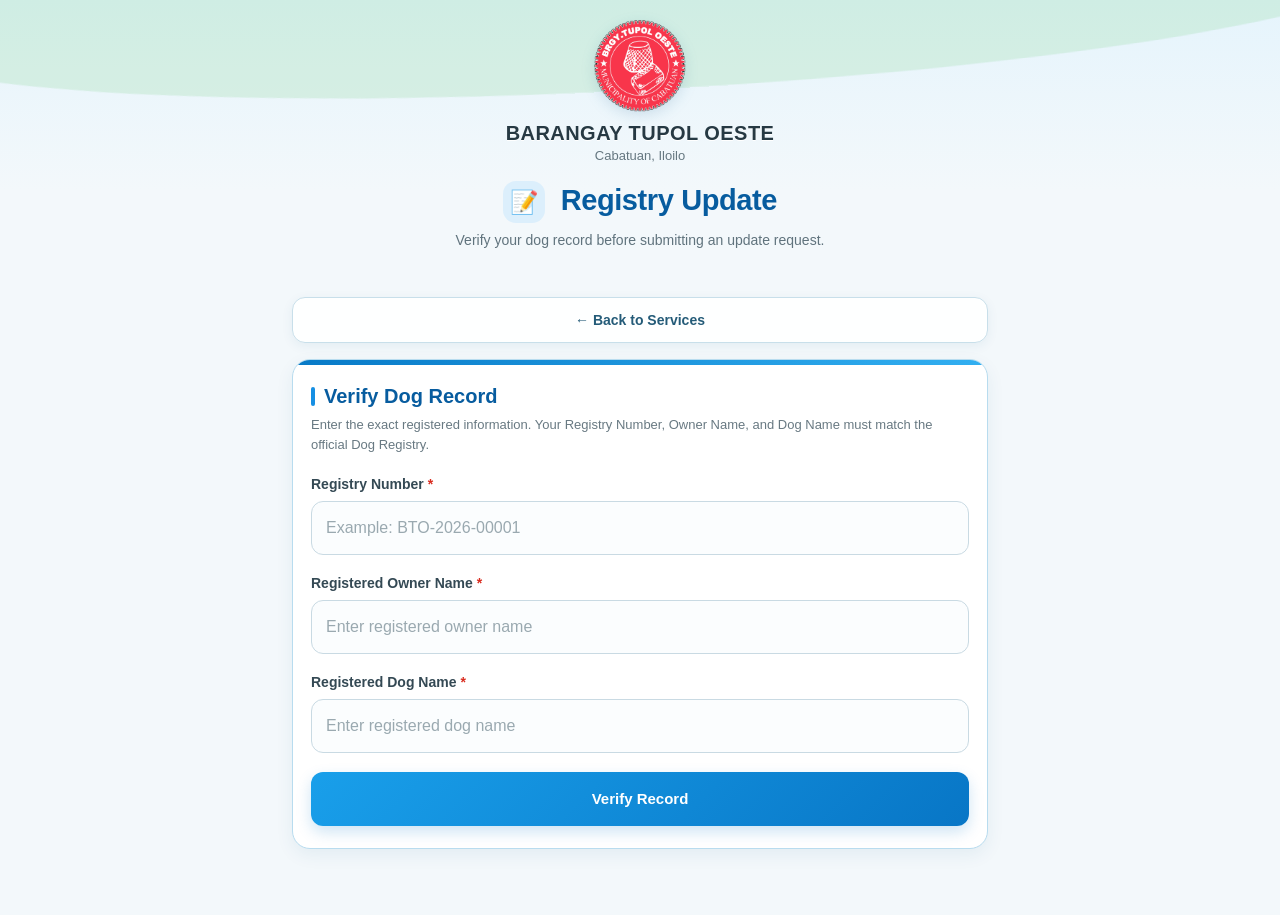
<file: update.html>
<!DOCTYPE html>
<html lang="en">

<head>

  <meta charset="UTF-8">

  <meta
    name="viewport"
    content="width=device-width, initial-scale=1.0"
  >

  <title>Registry Update | Barangay Tupol Oeste</title>

  <link rel="stylesheet" href="theme.css">

  <style>

    * {
      box-sizing: border-box;
    }

    html,
    body {
      margin: 0;
      padding: 0;
      min-height: 100%;
      font-family: Arial, Helvetica, sans-serif;
      background: #f4f6f8;
      color: #303846;
    }

    body {
      min-height: 100vh;
    }

    /* =========================================
       PAGE
    ========================================= */

    .page {
      width: 100%;
      max-width: 760px;
      margin: 0 auto;
      padding: 14px 10px 45px;
    }

    /* =========================================
       BACK BUTTON
    ========================================= */

 .back-button {
  display: inline-flex;
  align-items: center;
  justify-content: center;
  width: 100%;
  margin-bottom: 20px;
  padding: 10px 14px;
  border: 1px solid #d7dde5;
  border-radius: 9px;
  background: #ffffff;
  color: #4b5563;
  text-decoration: none;
  text-align: center;
  font-size: 14px;
  font-weight: 600;
}

    .back-button:active {
      transform: scale(.98);
    }

    /* =========================================
       HEADER
    ========================================= */

    .header {
      text-align: center;
      padding: 8px 8px 28px;
    }

    .barangay-logo {
      width: 88px;
      height: 88px;
      object-fit: contain;
      display: block;
      margin: 0 auto 10px;
    }

    .barangay {
      font-size: 20px;
      font-weight: 800;
      letter-spacing: .5px;
      color: #303846;
    }

    .location {
      margin-top: 5px;
      font-size: 14px;
      color: #6b7280;
    }

    h1 {
      margin: 20px 0 8px;
      font-size: 28px;
      color: #303846;
    }

    .subtitle {
      margin: 0;
      color: #6b7280;
      font-size: 15px;
      line-height: 1.5;
    }

    /* =========================================
       CARD
    ========================================= */

    .card {
      width: 100%;
      margin-bottom: 16px;
      padding: 20px 16px;
      background: #ffffff;
      border: 1px solid #dce1e7;
      border-radius: 15px;
      box-shadow: 0 2px 10px rgba(0,0,0,.05);
    }

    .section-title {
      font-size: 19px;
      font-weight: 800;
      margin-bottom: 5px;
    }

    .section-description {
      margin-bottom: 20px;
      font-size: 13px;
      color: #6b7280;
      line-height: 1.5;
    }

    /* =========================================
       FORM
    ========================================= */

    .form-group {
      width: 100%;
      margin-bottom: 17px;
    }

    label {
      display: block;
      margin-bottom: 7px;
      font-size: 14px;
      font-weight: 700;
      color: #4b5563;
    }

    .required {
      color: #c53030;
    }

    input,
    select,
    textarea {
      display: block;
      width: 100%;
      min-height: 50px;
      padding: 12px 13px;
      font-family: inherit;
      font-size: 16px;
      color: #303846;
      background: #ffffff;
      border: 1px solid #cfd6df;
      border-radius: 10px;
      outline: none;
    }

    textarea {
      min-height: 115px;
      resize: vertical;
      line-height: 1.5;
    }

    input:focus,
    select:focus,
    textarea:focus {
      border-color: #667085;
      box-shadow: 0 0 0 3px rgba(102,112,133,.12);
    }

    input:disabled {
      background: #f1f3f5;
      color: #6b7280;
      cursor: not-allowed;
    }

    /* =========================================
       BUTTONS
    ========================================= */

    .verify-button,
    .submit-button {
      width: 100%;
      min-height: 55px;
      border: none;
      border-radius: 12px;
      padding: 14px;
      background: #303846;
      color: #ffffff;
      font-family: inherit;
      font-size: 16px;
      font-weight: 800;
      cursor: pointer;
      box-shadow: 0 3px 8px rgba(0,0,0,.10);
    }

    .verify-button:hover,
    .submit-button:hover {
      background: #252c37;
    }

    .verify-button:active,
    .submit-button:active {
      transform: scale(.99);
    }

    button:disabled {
      opacity: .65;
      cursor: not-allowed;
    }

    /* =========================================
       MESSAGE
    ========================================= */

    .message {
      display: none;
      margin-bottom: 16px;
      padding: 14px;
      border-radius: 10px;
      font-size: 14px;
      line-height: 1.5;
    }

    .message.error {
      display: block;
      background: #fff5f5;
      border: 1px solid #feb2b2;
      color: #c53030;
    }

    .message.success {
      display: block;
      background: #edf7ef;
      border: 1px solid #b9dfc0;
      color: #276749;
    }

    /* =========================================
       VERIFIED RECORD
    ========================================= */

    .verified-box {
      display: none;
      margin-top: 18px;
      padding: 18px;
      border-radius: 12px;
      background: #edf7ef;
      border: 1px solid #9fd3aa;
    }

    .verified-box.show {
      display: block;
    }

    .verified-title {
      font-size: 17px;
      font-weight: 800;
      color: #276749;
      margin-bottom: 12px;
    }

    .verified-row {
      padding: 8px 0;
      border-bottom: 1px solid #d4ead8;
      font-size: 14px;
    }

    .verified-row:last-child {
      border-bottom: none;
    }

    /* =========================================
       UPDATE SECTION
    ========================================= */

    .update-section {
      display: none;
    }

    .update-section.show {
      display: block;
    }

    /* =========================================
       CURRENT INFORMATION
    ========================================= */

    .current-information-box {
      min-height: 50px;
      padding: 13px;
      border: 1px solid #cfd6df;
      border-radius: 10px;
      background: #f1f3f5;
      color: #4b5563;
      font-size: 15px;
      line-height: 1.5;
    }

    .current-information-box.empty {
      color: #9ca3af;
      font-style: italic;
    }

    /* =========================================
       PHOTO DISPLAY
    ========================================= */

    .current-photo-box {
      display: none;
      margin-top: 10px;
      padding: 14px;
      border: 1px solid #dce1e7;
      border-radius: 12px;
      background: #f8fafc;
      text-align: center;
    }

    .current-photo-box.show {
      display: block;
    }

    .current-photo-label {
      margin-bottom: 10px;
      font-size: 13px;
      font-weight: 700;
      color: #4b5563;
    }

    .current-dog-photo {
      display: block;
      width: 100%;
      max-width: 280px;
      height: 220px;
      margin: 0 auto;
      object-fit: contain;
      border-radius: 10px;
      border: 1px solid #dce1e7;
      background: #ffffff;
    }

    .photo-empty {
      padding: 20px;
      color: #9ca3af;
      font-size: 13px;
      font-style: italic;
    }

    /* =========================================
       FILE
    ========================================= */

    .file-note {
      margin-top: 8px;
      font-size: 12px;
      color: #6b7280;
      line-height: 1.5;
    }

    .photo-preview-box {
      display: none;
      margin-top: 14px;
      padding: 14px;
      border: 1px solid #dce1e7;
      border-radius: 12px;
      background: #fafbfc;
      text-align: center;
    }

    .photo-preview-box.show {
      display: block;
    }

    .photo-preview-label {
      margin-bottom: 10px;
      font-size: 13px;
      font-weight: 700;
      color: #4b5563;
    }

    .photo-preview {
      display: block;
      width: 100%;
      max-width: 280px;
      height: 220px;
      margin: 0 auto;
      object-fit: contain;
      border-radius: 10px;
      border: 1px solid #dce1e7;
      background: #ffffff;
    }

    /* =========================================
       DECLARATION
    ========================================= */

    .declaration-box {
      display: flex;
      align-items: flex-start;
      gap: 10px;
      padding: 14px;
      border: 1px solid #dce1e7;
      border-radius: 10px;
      background: #fafbfc;
    }

    .declaration-box input {
      width: 20px;
      min-width: 20px;
      height: 20px;
      min-height: 20px;
      margin-top: 2px;
    }

    .declaration-box label {
      margin: 0;
      font-size: 13px;
      font-weight: 500;
      line-height: 1.5;
    }

    /* =========================================
       LOADING OVERLAY
    ========================================= */

    .loading-overlay {
      display: none;
      position: fixed;
      inset: 0;
      z-index: 9998;
      background: rgba(255,255,255,.88);
      align-items: center;
      justify-content: center;
      padding: 20px;
    }

    .loading-overlay.show {
      display: flex;
    }

    .loading-box {
      width: 100%;
      max-width: 320px;
      padding: 30px 24px;
      border-radius: 18px;
      background: #ffffff;
      text-align: center;
      box-shadow: 0 12px 40px rgba(0,0,0,.16);
    }

    .spinner {
      width: 54px;
      height: 54px;
      margin: 0 auto 18px;
      border: 5px solid #e2e8f0;
      border-top-color: #303846;
      border-radius: 50%;
      animation: spin .8s linear infinite;
    }

    @keyframes spin {
      to {
        transform: rotate(360deg);
      }
    }

    .loading-title {
      font-size: 17px;
      font-weight: 800;
      color: #303846;
    }

    .loading-text {
      margin-top: 8px;
      font-size: 13px;
      color: #6b7280;
      line-height: 1.5;
    }

    /* =========================================
       SUCCESS MODAL
    ========================================= */

    .success-overlay {
      display: none;
      position: fixed;
      inset: 0;
      z-index: 9999;
      background: rgba(0,0,0,.45);
      align-items: center;
      justify-content: center;
      padding: 20px;
    }

    .success-overlay.show {
      display: flex;
    }

    .success-modal {
      width: 100%;
      max-width: 420px;
      padding: 30px 22px;
      background: #ffffff;
      border-radius: 20px;
      text-align: center;
      box-shadow: 0 15px 50px rgba(0,0,0,.20);
    }

    .success-icon {
      width: 70px;
      height: 70px;
      margin: 0 auto 15px;
      border-radius: 50%;
      background: #e7f6eb;
      color: #276749;
      display: flex;
      align-items: center;
      justify-content: center;
      font-size: 38px;
      font-weight: bold;
    }

    .success-title {
      font-size: 21px;
      font-weight: 800;
      color: #276749;
      margin-bottom: 10px;
    }

    .success-text {
      font-size: 14px;
      line-height: 1.6;
      color: #4b5563;
    }

    .success-close {
      width: 100%;
      margin-top: 20px;
      min-height: 50px;
      border: none;
      border-radius: 10px;
      background: #303846;
      color: #ffffff;
      font-weight: 700;
      font-size: 15px;
      cursor: pointer;
    }

    /* =========================================
       HIDDEN
    ========================================= */

    .hidden {
      display: none !important;
    }

    /* =========================================
       VACCINATION HISTORY
    ========================================= */

    .vaccination-history-box {
      display: none;
      margin-top: 16px;
      overflow-x: auto;
      border: 1px solid #dce1e7;
      border-radius: 12px;
      background: #ffffff;
    }

    .vaccination-history-box.show {
      display: block;
    }

    .vaccination-history-title {
      padding: 13px 14px;
      font-size: 15px;
      font-weight: 800;
      color: #303846;
      background: #f8fafc;
      border-bottom: 1px solid #dce1e7;
    }

    .vaccination-history-table {
      width: 100%;
      min-width: 650px;
      border-collapse: collapse;
      font-size: 13px;
    }

    .vaccination-history-table th,
    .vaccination-history-table td {
      padding: 10px 9px;
      border-bottom: 1px solid #e5e7eb;
      text-align: left;
      vertical-align: top;
      white-space: nowrap;
    }

    .vaccination-history-table th {
      font-weight: 800;
      background: #f8fafc;
      color: #4b5563;
    }

    .vaccination-history-table tr:last-child td {
      border-bottom: none;
    }

    .vaccination-history-empty {
      padding: 16px;
      color: #9ca3af;
      font-size: 13px;
      font-style: italic;
    }

    /* =========================================
       MOBILE
    ========================================= */

    @media (max-width: 480px) {

      .page {
        padding: 12px 8px 35px;
      }

      .card {
        padding: 18px 13px;
      }

      .barangay-logo {
        width: 76px;
        height: 76px;
      }

      .barangay {
        font-size: 18px;
      }

      h1 {
        font-size: 25px;
      }

    }

  </style>

<style>
/* ============================================================
   BRCC-DMS REGISTRY UPDATE
   MOBILE UI ENHANCEMENT
   BLUE THEME — VISUAL OVERRIDE ONLY
============================================================ */

:root {
  --service: #168fe3;
  --service-dark: #075c9f;
  --service-soft: #eaf5fd;
  --service-border: #b8dcef;

  --text: #263943;
  --muted: #687982;
  --border: #d4e1e8;
  --page-bg: #f3f8fb;
}


/* ============================================================
   PAGE
============================================================ */

html,
body {
  background:
    linear-gradient(
      180deg,
      #e5f4fc 0px,
      #f3f8fb 190px,
      #f3f8fb 100%
    ) !important;

  color: var(--text) !important;
}

.page {
  max-width: 720px !important;

  padding:
    10px 12px 48px !important;
}


/* ============================================================
   BACK TO SERVICES
============================================================ */

.back-button {
  min-height: 46px !important;

  margin-bottom: 16px !important;

  padding: 10px 14px !important;

  border:
    1px solid #c8dfea !important;

  border-radius: 13px !important;

  background:
    rgba(255,255,255,.96) !important;

  color: #245b78 !important;

  font-size: 14px !important;
  font-weight: 700 !important;

  box-shadow:
    0 3px 12px
    rgba(19,87,126,.07) !important;
}


/* ============================================================
   HEADER
============================================================ */

.header {
  position: relative;

  margin-bottom: 22px !important;

  padding:
    10px 10px 24px !important;

  text-align: center;
}

.barangay-logo {
  width: 92px !important;
  height: 92px !important;

  margin:
    0 auto 10px !important;

  object-fit: contain;

  filter:
    drop-shadow(
      0 4px 7px
      rgba(15,91,143,.15)
    );
}

.barangay {
  color: #263943 !important;

  font-size: 20px !important;
  font-weight: 900 !important;

  letter-spacing: .45px !important;
}

.location {
  margin-top: 3px !important;

  color: #657780 !important;

  font-size: 13px !important;
}


/* ============================================================
   REGISTRY UPDATE TITLE
============================================================ */

.header h1 {
  margin:
    18px 0 7px !important;

  color: var(--service-dark) !important;

  font-size: 29px !important;
  line-height: 1.15 !important;

  font-weight: 900 !important;
}

.header h1::before {
  content: "📝";

  display: inline-flex;

  align-items: center;
  justify-content: center;

  width: 42px;
  height: 42px;

  margin-right: 8px;

  border-radius: 13px;

  background: #dceffc;

  font-size: 23px;

  vertical-align: middle;
}

.subtitle {
  max-width: 500px;

  margin:
    0 auto !important;

  color: #60737d !important;

  font-size: 14px !important;
  line-height: 1.5 !important;
}


/* ============================================================
   CARDS
============================================================ */

.card {
  position: relative;

  overflow: hidden;

  margin-bottom: 18px !important;

  padding:
    22px 18px !important;

  background: #ffffff !important;

  border:
    1px solid
    var(--service-border) !important;

  border-radius:
    18px !important;

  box-shadow:
    0 6px 18px
    rgba(14,82,124,.07) !important;
}

.card::before {
  content: "";

  position: absolute;

  top: 0;
  left: 0;

  width: 100%;
  height: 5px;

  background:
    linear-gradient(
      90deg,
      #087ac7,
      #32aff1
    );
}


/* ============================================================
   SECTION TITLES
============================================================ */

.section-title {
  position: relative;

  margin:
    2px 0 6px !important;

  padding-left: 13px;

  color:
    var(--service-dark) !important;

  font-size:
    20px !important;

  line-height:
    1.25 !important;

  font-weight:
    900 !important;
}

.section-title::before {
  content: "";

  position: absolute;

  left: 0;
  top: 3px;
  bottom: 3px;

  width: 4px;

  border-radius: 4px;

  background:
    var(--service);
}

.section-description {
  margin:
    0 0 21px !important;

  color:
    var(--muted) !important;

  font-size:
    13px !important;

  line-height:
    1.5 !important;
}


/* ============================================================
   FORM GROUPS
============================================================ */

.form-group {
  margin-bottom:
    19px !important;
}

label {
  display: block;

  margin-bottom:
    7px !important;

  color:
    #344954 !important;

  font-size:
    14px !important;

  line-height:
    1.35 !important;

  font-weight:
    800 !important;
}

.required {
  color:
    #d92d20 !important;
}


/* ============================================================
   INPUTS
============================================================ */

input,
select,
textarea {
  width:
    100% !important;

  min-height:
    54px !important;

  padding:
    13px 14px !important;

  border:
    1.5px solid
    #c9dae3 !important;

  border-radius:
    12px !important;

  background:
    #fbfdfe !important;

  color:
    #253943 !important;

  font-size:
    16px !important;

  transition:
    border-color .15s ease,
    box-shadow .15s ease,
    background .15s ease !important;
}

textarea {
  min-height:
    105px !important;

  line-height:
    1.5 !important;
}

input::placeholder,
textarea::placeholder {
  color:
    #9aa9b0 !important;
}

input:focus,
select:focus,
textarea:focus {
  border-color:
    var(--service) !important;

  background:
    #ffffff !important;

  box-shadow:
    0 0 0 3px
    rgba(22,143,227,.12) !important;

  outline:
    none !important;
}


/* ============================================================
   VERIFY BUTTON + NORMAL BUTTONS
============================================================ */

button,
.button,
.verify-button,
.submit-button {
  min-height:
    54px !important;

  border:
    none !important;

  border-radius:
    12px !important;

  font-size:
    15px !important;

  font-weight:
    900 !important;
}

.verify-button,
.submit-button {
  background:
    linear-gradient(
      135deg,
      #199fea,
      #0876c6
    ) !important;

  color:
    #ffffff !important;

  box-shadow:
    0 6px 15px
    rgba(8,118,198,.20) !important;
}

.verify-button:hover,
.submit-button:hover {
  background:
    linear-gradient(
      135deg,
      #148fd6,
      #0669b1
    ) !important;
}

.verify-button:active,
.submit-button:active {
  transform:
    scale(.985) !important;
}


/* ============================================================
   VERIFIED DOG / CURRENT RECORD INFORMATION
============================================================ */

.verified-box,
.current-info,
.current-record,
.dog-info,
.info-box {
  border:
    1px solid
    #c8e1ef !important;

  border-radius:
    14px !important;

  background:
    linear-gradient(
      135deg,
      #f4fbff,
      #edf7fd
    ) !important;

  box-shadow:
    none !important;
}

.verified-box strong,
.current-info strong,
.current-record strong,
.dog-info strong,
.info-box strong {
  color:
    #075c9f !important;
}


/* ============================================================
   PHOTO
============================================================ */

input[type="file"] {
  padding:
    10px !important;

  background:
    #f5fafe !important;
}

input[type="file"]::file-selector-button {
  min-height:
    38px;

  margin-right:
    10px;

  padding:
    8px 13px;

  border:
    none;

  border-radius:
    9px;

  background:
    #dceffc;

  color:
    #075c9f;

  font-weight:
    800;
}

.photo-note,
.help-text,
.field-note {
  margin-top:
    8px !important;

  color:
    #637680 !important;

  font-size:
    12px !important;

  line-height:
    1.45 !important;
}

.photo-preview,
.current-photo {
  margin-top:
    13px !important;

  padding:
    12px;

  border:
    1px solid
    #d2e5ef;

  border-radius:
    14px;

  background:
    #f6fbfe;
}

.photo-preview img,
.current-photo img {
  max-width:
    220px !important;

  width:
    100% !important;

  aspect-ratio:
    1 / 1;

  object-fit:
    cover !important;

  border-radius:
    14px !important;

  background:
    #ffffff;

  box-shadow:
    0 4px 12px
    rgba(0,0,0,.08);
}


/* ============================================================
   VACCINATION HISTORY
============================================================ */

.vaccination-history,
.history-box,
.history-card {
  overflow:
    hidden;

  border:
    1px solid
    #cfe2ec !important;

  border-radius:
    14px !important;

  background:
    #ffffff !important;
}

table {
  width:
    100%;

  border-collapse:
    collapse;
}

th {
  background:
    #eaf5fc !important;

  color:
    #075c9f !important;

  font-weight:
    800 !important;
}

th,
td {
  padding:
    10px 8px !important;

  border-color:
    #d8e6ed !important;

  font-size:
    12px !important;

  line-height:
    1.4 !important;
}


/* ============================================================
   CHECKBOX
============================================================ */

input[type="checkbox"] {
  width:
    21px !important;

  min-width:
    21px !important;

  height:
    21px !important;

  min-height:
    21px !important;

  padding:
    0 !important;

  accent-color:
    var(--service);
}


/* ============================================================
   MESSAGES
============================================================ */

.message {
  margin-bottom:
    18px !important;

  padding:
    15px 16px !important;

  border-radius:
    13px !important;

  font-size:
    14px !important;

  line-height:
    1.5 !important;
}


/* ============================================================
   LOADING / MODALS
============================================================ */

.loading-box,
.modal-content,
.success-modal {
  border:
    1px solid
    #d3e4ed !important;

  border-radius:
    18px !important;

  box-shadow:
    0 16px 44px
    rgba(14,72,106,.18) !important;
}

.big-spinner,
.spinner {
  border-top-color:
    var(--service) !important;
}

.loading-title,
.success-title {
  color:
    var(--service-dark) !important;
}


/* ============================================================
   MOBILE
============================================================ */

@media (max-width: 480px) {

  .page {
    padding:
      8px 10px 38px !important;
  }

  .back-button {
    min-height:
      44px !important;

    margin-bottom:
      13px !important;

    font-size:
      13px !important;
  }

  .header {
    padding:
      5px 6px 19px !important;

    margin-bottom:
      12px !important;
  }

  .barangay-logo {
    width:
      82px !important;

    height:
      82px !important;

    margin-bottom:
      7px !important;
  }

  .barangay {
    font-size:
      18px !important;
  }

  .location {
    font-size:
      12px !important;
  }

  .header h1 {
    margin-top:
      15px !important;

    font-size:
      25px !important;
  }

  .header h1::before {
    width:
      36px;

    height:
      36px;

    border-radius:
      11px;

    font-size:
      20px;
  }

  .subtitle {
    padding:
      0 8px;

    font-size:
      13px !important;
  }

  .card {
    padding:
      20px 15px !important;

    border-radius:
      16px !important;
  }

  .section-title {
    font-size:
      18px !important;
  }

  .section-description {
    margin-bottom:
      18px !important;
  }

  label {
    font-size:
      13px !important;
  }

  input,
  select,
  textarea {
    min-height:
      52px !important;

    font-size:
      16px !important;
  }

  .verify-button,
  .submit-button {
    min-height:
      56px !important;
  }

  th,
  td {
    padding:
      8px 6px !important;

    font-size:
      11px !important;
  }
}


/* ============================================================
   VERY SMALL DEVICES
============================================================ */

@media (max-width: 360px) {

  .page {
    padding-left:
      8px !important;

    padding-right:
      8px !important;
  }

  .barangay-logo {
    width:
      74px !important;

    height:
      74px !important;
  }

  .barangay {
    font-size:
      17px !important;
  }

  .header h1 {
    font-size:
      23px !important;
  }

  .card {
    padding:
      18px 13px !important;
  }
}

</style>
  
</head>

<body>


  <!-- LOADING OVERLAY -->

  <div
    id="loadingOverlay"
    class="loading-overlay"
  >

    <div class="loading-box">

      <div class="spinner"></div>

      <div
        id="loadingTitle"
        class="loading-title"
      >
        Processing...
      </div>

      <div
        id="loadingText"
        class="loading-text"
      >
        Please wait. Do not close this page.
      </div>

    </div>

  </div>


  <!-- SUCCESS MODAL -->

  <div
    id="successOverlay"
    class="success-overlay"
  >

    <div class="success-modal">

      <div class="success-icon">
        ✓
      </div>

      <div class="success-title">
        Update Submitted Successfully!
      </div>

      <div class="success-text">
        Your Registry Update Request has been received and is pending review.
      </div>

 <button
  type="button"
  id="successCloseButton"
  class="success-close"
>
  ← Back to Services
</button>

    </div>

  </div>


  <!-- PAGE -->

  <div class="page">

    


    <!-- HEADER -->

    <div class="header">

      <img
        src="barangay-logo.png"
        alt="Barangay Tupol Oeste Logo"
        class="barangay-logo"
      >

      <div class="barangay">
        BARANGAY TUPOL OESTE
      </div>

      <div class="location">
        Cabatuan, Iloilo
      </div>

      <h1>
        Registry Update
      </h1>

      <p class="subtitle">
        Verify your dog record before submitting an update request.
      </p>

    </div>


    <!-- BACK TO SERVICES -->

    <a
      href="./"
      class="back-button"
    >
      ← Back to Services
    </a>



    <!-- MESSAGE -->

    <div
      id="messageBox"
      class="message"
    ></div>


    <!-- STEP 1: VERIFY DOG RECORD -->

    <div class="card">

      <div class="section-title">
        Verify Dog Record
      </div>

      <div class="section-description">
        Enter the exact registered information. Your Registry Number, Owner Name, and Dog Name must match the official Dog Registry.
      </div>


      <div class="form-group">

        <label for="registryNumber">
          Registry Number
          <span class="required">*</span>
        </label>

        <input
          type="text"
          id="registryNumber"
          placeholder="Example: BTO-2026-00001"
          autocomplete="off"
        >

      </div>


      <div class="form-group">

        <label for="ownerName">
          Registered Owner Name
          <span class="required">*</span>
        </label>

        <input
          type="text"
          id="ownerName"
          placeholder="Enter registered owner name"
          autocomplete="off"
        >

      </div>


      <div class="form-group">

        <label for="dogName">
          Registered Dog Name
          <span class="required">*</span>
        </label>

        <input
          type="text"
          id="dogName"
          placeholder="Enter registered dog name"
          autocomplete="off"
        >

      </div>


      <button
        type="button"
        id="verifyButton"
        class="verify-button"
      >
        Verify Record
      </button>


      <!-- VERIFIED RECORD -->

      <div
        id="verifiedBox"
        class="verified-box"
      >

        <div class="verified-title">
          ✓ Dog Record Verified
        </div>

        <div class="verified-row">
          <strong>Registry Number:</strong>
          <span id="verifiedRegistryNumber"></span>
        </div>

        <div class="verified-row">
          <strong>Owner:</strong>
          <span id="verifiedOwnerName"></span>
        </div>

        <div class="verified-row">
          <strong>Dog Name:</strong>
          <span id="verifiedDogName"></span>
        </div>

      </div>

    </div>


    <!-- STEP 2: REGISTRY UPDATE -->

    <form
      id="updateForm"
      class="update-section"
    >


      <div class="card">

        <div class="section-title">
          Update Request
        </div>

        <div class="section-description">
          Select the information you want to update. Your request will be reviewed before changes are applied.
        </div>


        <!-- UPDATE TYPE -->

        <div class="form-group">

          <label for="updateType">
            Information to Update
            <span class="required">*</span>
          </label>

          <select
            id="updateType"
            required
          >

            <option value="">
              Select information to update
            </option>

            <option value="Owner Name">Owner Name</option>
            <option value="Address">Address</option>
            <option value="Sitio">Sitio</option>
            <option value="Contact Number">Contact Number</option>
            <option value="Email Address">Email Address</option>
            <option value="Dog Name">Dog Name</option>
            <option value="Breed">Breed</option>
            <option value="Color">Color</option>
            <option value="Sex">Sex</option>
            <option value="Birthdate">Birthdate</option>
            <option value="Dog Photo">Dog Photo</option>
            <option value="Vaccination">Vaccination</option>

          </select>

        </div>


        <!-- CURRENT REGISTERED INFORMATION -->

        <div
          id="currentInformationGroup"
          class="form-group"
        >

          <label>
            Current Registered Information
          </label>

          <div
            id="currentInformation"
            class="current-information-box empty"
          >
            Select information to update to view the current registered information.
          </div>

        </div>


        <!-- CURRENT DOG PHOTO -->

        <div
          id="currentPhotoBox"
          class="current-photo-box"
        >

          <div class="current-photo-label">
            Current Registered Dog Photo
          </div>

          <img
            id="currentDogPhoto"
            class="current-dog-photo hidden"
            alt="Current Dog Photo"
          >

          <div
            id="currentPhotoEmpty"
            class="photo-empty"
          >
            No current dog photo is available in the registry.
          </div>

        </div>


        <!-- VACCINATION UPDATE -->

        <div id="vaccinationGroup" class="hidden">

          <div class="form-group">
            <label for="vaccinationStatus">
              Vaccination Status <span class="required">*</span>
            </label>
            <select id="vaccinationStatus">
              <option value="">Select vaccination status</option>
              <option value="VACCINATED">Vaccinated</option>
            </select>
          </div>

          <div class="form-group">
            <label for="vaccinationDate">
              Vaccination Date <span class="required">*</span>
            </label>
            <input type="date" id="vaccinationDate">
          </div>

          <div class="form-group">
            <label for="vaccineName">
              Vaccine Name <span class="required">*</span>
            </label>
            <input type="text" id="vaccineName" placeholder="Enter vaccine name" autocomplete="off">
          </div>

          <div class="form-group">
            <label for="batchNumber">Batch Number</label>
            <input type="text" id="batchNumber" placeholder="Enter batch number" autocomplete="off">
          </div>

          <div class="form-group">
            <label for="vaccinatedBy">
              Vaccinated By <span class="required">*</span>
            </label>
            <input type="text" id="vaccinatedBy" placeholder="Enter name of vaccinator" autocomplete="off">
          </div>

          <div class="form-group">
            <label for="nextVaccinationDate">
              Next Vaccination Date <span class="required">*</span>
            </label>
            <input type="date" id="nextVaccinationDate">
          </div>

          <!-- VACCINATION HISTORY -->

          <div
            id="vaccinationHistoryBox"
            class="vaccination-history-box"
          >

            <div class="vaccination-history-title">
              Vaccination History
            </div>

            <div id="vaccinationHistoryContent"></div>

          </div>

        </div>


        <!-- NEW INFORMATION -->

        <div
          id="newInformationGroup"
          class="form-group"
        >

          <label for="newInformation">
            New / Updated Information
            <span class="required">*</span>
          </label>

          <textarea
            id="newInformation"
            placeholder="Enter the new or corrected information"
            required
          ></textarea>

        </div>


        <!-- PHOTO UPLOAD -->

        <div class="form-group">

          <label
            id="supportingFileLabel"
            for="supportingFile"
          >
            Upload Supporting Photo
          </label>

          <input
            type="file"
            id="supportingFile"
            accept="image/jpeg,image/png,.jpg,.jpeg,.png"
          >

          <div
            id="fileNote"
            class="file-note"
          >
            Optional. JPG or PNG only. Maximum file size: 5MB.
          </div>


          <!-- NEW PHOTO PREVIEW -->

          <div
            id="photoPreviewBox"
            class="photo-preview-box"
          >

            <div class="photo-preview-label">
              Selected New Photo
            </div>

            <img
              id="photoPreview"
              class="photo-preview"
              alt="Selected Dog Photo"
            >

          </div>

        </div>

      </div>


      <!-- DECLARATION -->

      <div class="card">

        <div class="section-title">
          Declaration
        </div>

        <div class="declaration-box">

          <input
            type="checkbox"
            id="declaration"
            required
          >

          <label for="declaration">
            I certify that the information provided in this update request is true and correct to the best of my knowledge.
          </label>

        </div>

      </div>


      <button
        type="submit"
        id="submitButton"
        class="submit-button"
      >
        Submit Registry Update
      </button>

    </form>

  </div>


  <!-- API -->

  <script src="api.js"></script>


  <!-- PAGE JAVASCRIPT -->

  <script>

    (function () {

      'use strict';


      let verifiedRecord = null;
      let selectedFileData = '';
      let selectedFileName = '';

/* =========================================
   DOG PHOTO — 1:1 CENTER CROP

   Used ONLY when Update Type = Dog Photo.

   - Keeps aspect ratio
   - Fills entire square
   - Center crops excess
   - No stretching
========================================= */

function cropDogPhotoToSquare(
  imageDataUrl,
  outputSize = 1000
) {

  return new Promise(
    function(resolve, reject) {

      const img =
        new Image();


      img.onload =
        function() {

          const sourceWidth =
            img.naturalWidth;

          const sourceHeight =
            img.naturalHeight;


          if (
            !sourceWidth ||
            !sourceHeight
          ) {

            reject(
              new Error(
                'Unable to read dog photo dimensions.'
              )
            );

            return;

          }


          const cropSize =
            Math.min(
              sourceWidth,
              sourceHeight
            );


          const sourceX =
            (
              sourceWidth -
              cropSize
            ) / 2;


          const sourceY =
            (
              sourceHeight -
              cropSize
            ) / 2;


          const canvas =
            document.createElement(
              'canvas'
            );


          canvas.width =
            outputSize;

          canvas.height =
            outputSize;


          const context =
            canvas.getContext(
              '2d'
            );


          if (!context) {

            reject(
              new Error(
                'Unable to prepare dog photo.'
              )
            );

            return;

          }


          context.drawImage(
            img,

            sourceX,
            sourceY,
            cropSize,
            cropSize,

            0,
            0,
            outputSize,
            outputSize
          );


          resolve(
            canvas.toDataURL(
              'image/jpeg',
              0.92
            )
          );

        };


      img.onerror =
        function() {

          reject(
            new Error(
              'Unable to process the selected dog photo.'
            )
          );

        };


      img.src =
        imageDataUrl;

    }
  );

}
      /* =========================================
         DOM REFERENCES
      ========================================= */

      const registryNumberInput =
        document.getElementById('registryNumber');

      const ownerNameInput =
        document.getElementById('ownerName');

      const dogNameInput =
        document.getElementById('dogName');

      const verifyButton =
        document.getElementById('verifyButton');

      const verifiedBox =
        document.getElementById('verifiedBox');

      const updateForm =
        document.getElementById('updateForm');

      const submitButton =
        document.getElementById('submitButton');

      const supportingFileInput =
        document.getElementById('supportingFile');

      const updateTypeInput =
        document.getElementById('updateType');

      const currentInformationBox =
        document.getElementById('currentInformation');

      const currentInformationGroup =
        document.getElementById('currentInformationGroup');

      const newInformationGroup =
        document.getElementById('newInformationGroup');

      const newInformationInput =
        document.getElementById('newInformation');

      const supportingFileLabel =
        document.getElementById('supportingFileLabel');

      const fileNote =
        document.getElementById('fileNote');

      const currentPhotoBox =
        document.getElementById('currentPhotoBox');

      const currentDogPhoto =
        document.getElementById('currentDogPhoto');

      const currentPhotoEmpty =
        document.getElementById('currentPhotoEmpty');

      const photoPreviewBox =
        document.getElementById('photoPreviewBox');

      const photoPreview =
        document.getElementById('photoPreview');

      const vaccinationGroup =
        document.getElementById('vaccinationGroup');

      const vaccinationStatusInput =
        document.getElementById('vaccinationStatus');

      const vaccinationDateInput =
        document.getElementById('vaccinationDate');

      const vaccineNameInput =
        document.getElementById('vaccineName');

      const batchNumberInput =
        document.getElementById('batchNumber');

      const vaccinatedByInput =
        document.getElementById('vaccinatedBy');

      const nextVaccinationDateInput =
        document.getElementById('nextVaccinationDate');

      const vaccinationHistoryBox =
        document.getElementById('vaccinationHistoryBox');

      const vaccinationHistoryContent =
        document.getElementById('vaccinationHistoryContent');


      /* =========================================
         VERIFY BUTTON
      ========================================= */

      verifyButton.addEventListener(
        'click',
        verifyDogRecord
      );


      /* =========================================
         UPDATE TYPE CHANGE
      ========================================= */

      updateTypeInput.addEventListener(
        'change',
        handleUpdateTypeChange
      );


      /* =========================================
         VERIFY DOG RECORD
      ========================================= */

      async function verifyDogRecord() {

        const registryNumber =
          registryNumberInput.value.trim();

        const ownerName =
          ownerNameInput.value.trim();

        const dogName =
          dogNameInput.value.trim();


        if (
          !registryNumber ||
          !ownerName ||
          !dogName
        ) {

          showMessage(
            'Please enter Registry Number, Owner Name, and Dog Name.',
            'error'
          );

          return;

        }


        verifiedRecord = null;

        verifyButton.disabled = true;

        verifyButton.textContent =
          'Verifying...';

        hideMessage();

        showLoading(
          'Verifying Dog Record...',
          'Please wait. Checking the official Dog Registry.'
        );


        try {

          if (
            typeof window.brccSubmit !==
            'function'
          ) {

            throw new Error(
              'API connection is not available. Please check api.js.'
            );

          }


          const result =
            await window.brccSubmit(
              'verify_registry',
              {
                registryNumber: registryNumber,
                ownerName: ownerName,
                dogName: dogName
              }
            );


          if (
            result &&
            result.success === false
          ) {

            throw new Error(
              result.message ||
              'Unable to verify dog record.'
            );

          }


          const response =
            result && result.result
              ? result.result
              : result;


          if (
            !response ||
            response.verified !== true
          ) {

            throw new Error(
              response &&
              response.message
                ? response.message
                : 'No matching dog record was found.'
            );

          }


          if (!response.record) {

            throw new Error(
              'Verified record information was not returned.'
            );

          }


          verifiedRecord =
            response.record;


          console.log(
            'VERIFIED COMPLETE RECORD:',
            verifiedRecord
          );
/* LOAD CURRENT PHOTO THROUGH
   ISOLATED REGISTRY PHOTO SERVICE */

await loadCurrentRegisteredDogPhoto(
  getRecordValue(
    [
      'registryNumber',
      'Registry Number'
    ],
    registryNumber
  )
);


console.log(
  'VERIFIED RECORD WITH PHOTO DATA:',
  verifiedRecord
);

          /* RESET UPDATE FIELDS */

          updateTypeInput.value = '';

          newInformationInput.value = '';

          supportingFileInput.value = '';

          selectedFileData = '';

          selectedFileName = '';

          photoPreview.removeAttribute(
            'src'
          );

          photoPreviewBox.classList.remove(
            'show'
          );


          currentInformationBox.textContent =
            'Select information to update to view the current registered information.';

          currentInformationBox.classList.add(
            'empty'
          );


          currentPhotoBox.classList.remove(
            'show'
          );

          currentDogPhoto.removeAttribute(
            'src'
          );


          /* DISPLAY VERIFIED RECORD */

          document.getElementById(
            'verifiedRegistryNumber'
          ).textContent =
            getRecordValue(
              [
                'registryNumber',
                'Registry Number'
              ],
              registryNumber
            );


          document.getElementById(
            'verifiedOwnerName'
          ).textContent =
            getRecordValue(
              [
                'ownerName',
                'Owner Name'
              ],
              ownerName
            );


          document.getElementById(
            'verifiedDogName'
          ).textContent =
            getRecordValue(
              [
                'dogName',
                'Dog Name'
              ],
              dogName
            );


          verifiedBox.classList.add(
            'show'
          );

          updateForm.classList.add(
            'show'
          );


          /* LOCK VERIFIED FIELDS */

          registryNumberInput.disabled =
            true;

          ownerNameInput.disabled =
            true;

          dogNameInput.disabled =
            true;


          verifyButton.textContent =
            'Record Verified';

          verifyButton.disabled =
            true;


          showMessage(
            'Dog record successfully verified. You may now submit an update request.',
            'success'
          );


          setTimeout(
            function () {

              updateForm.scrollIntoView({
                behavior: 'smooth',
                block: 'start'
              });

            },
            300
          );


        } catch (error) {

          console.error(
            'VERIFICATION ERROR:',
            error
          );


          verifiedRecord = null;

          verifiedBox.classList.remove(
            'show'
          );

          updateForm.classList.remove(
            'show'
          );


          showMessage(
            error && error.message
              ? error.message
              : 'Verification failed. Please check the information entered.',
            'error'
          );


          verifyButton.disabled =
            false;

          verifyButton.textContent =
            'Verify Record';


        } finally {

          hideLoading();

          if (!verifiedRecord) {

            verifyButton.disabled =
              false;

            verifyButton.textContent =
              'Verify Record';

          }

        }

      }

/* =========================================
   LOAD CURRENT REGISTERED DOG PHOTO

   Separate from QR Verification.
   Uses registry_photo service only.
========================================= */

async function loadCurrentRegisteredDogPhoto(
  registryNumber
) {

  try {

    const cleanRegistryNumber =
      String(
        registryNumber || ''
      )
        .trim()
        .toUpperCase();


    if (!cleanRegistryNumber) {
      return false;
    }


    console.log(
      'LOADING CURRENT REGISTRY PHOTO:',
      cleanRegistryNumber
    );


    const result =
      await window.brccSubmit(
        'registry_photo',
        {
          registryNumber:
            cleanRegistryNumber
        }
      );


    console.log(
      'REGISTRY PHOTO API RESPONSE:',
      result
    );


    if (
      !result ||
      result.success === false
    ) {

      console.warn(
        'REGISTRY PHOTO API FAILED:',
        result
      );

      return false;

    }


    const response =
      result.result
        ? result.result
        : result;


    if (
      !response ||
      response.found !== true ||
      !response.photoDataUrl
    ) {

      console.warn(
        'NO REGISTRY PHOTO DATA RETURNED'
      );

      return false;

    }


    console.log(
      'REGISTRY PHOTO DATA RECEIVED'
    );


    console.log(
      'PHOTO DATA LENGTH:',
      response.photoDataUrl.length
    );


    /*
     * Replace only the photo values
     * in the already verified record.
     *
     * No Registry data is modified.
     */
    if (verifiedRecord) {

      verifiedRecord.dogPhotoDataUrl =
        response.photoDataUrl;

      verifiedRecord.photoDataUrl =
        response.photoDataUrl;

    }


    return true;

  }
  catch (error) {

    console.error(
      'REGISTRY PHOTO LOAD ERROR:',
      error
    );

    return false;

  }

}
      
      /* =========================================
         HANDLE UPDATE TYPE CHANGE
      ========================================= */

      function handleUpdateTypeChange() {

        const updateType =
          updateTypeInput.value;


        /* RESET FILE */

        supportingFileInput.value = '';

        selectedFileData = '';

        selectedFileName = '';

        vaccinationStatusInput.value = '';
        vaccinationDateInput.value = '';
        vaccineNameInput.value = '';
        batchNumberInput.value = '';
        vaccinatedByInput.value = '';
        nextVaccinationDateInput.value = '';

        vaccinationGroup.classList.add('hidden');

        if (vaccinationHistoryBox) {
          vaccinationHistoryBox.classList.remove('show');
        }

        if (vaccinationHistoryContent) {
          vaccinationHistoryContent.innerHTML = '';
        }

        photoPreview.removeAttribute(
          'src'
        );

        photoPreviewBox.classList.remove(
          'show'
        );


        if (
          updateType === 'Dog Photo'
        ) {

          handleDogPhotoUpdate();

          return;

        }

        if (
          updateType === 'Vaccination'
        ) {

          handleVaccinationUpdate();

          return;

        }


        /* NORMAL INFORMATION UPDATE */

        vaccinationGroup.classList.add('hidden');

        vaccinationStatusInput.required = false;
        vaccinationDateInput.required = false;
        vaccineNameInput.required = false;
        vaccinatedByInput.required = false;
        nextVaccinationDateInput.required = false;

        currentInformationGroup.classList.remove(
          'hidden'
        );

        newInformationGroup.classList.remove(
          'hidden'
        );


        newInformationInput.required =
          true;

        supportingFileInput.required =
          false;


        supportingFileLabel.innerHTML =
          'Upload Supporting Photo';


        fileNote.textContent =
          'Optional. JPG or PNG only. Maximum file size: 5MB.';


        currentPhotoBox.classList.remove(
          'show'
        );


        displayCurrentInformation();

      }


      /* =========================================
         DOG PHOTO UPDATE MODE
      ========================================= */

      function handleDogPhotoUpdate() {

        if (!verifiedRecord) {

          console.warn(
            'No verified record available for dog photo display.'
          );

          return;

        }

        /* RESET HIDDEN VACCINATION REQUIRED FIELDS */

vaccinationStatusInput.required = false;
vaccinationDateInput.required = false;
vaccineNameInput.required = false;
vaccinatedByInput.required = false;
nextVaccinationDateInput.required = false;

vaccinationGroup.classList.add('hidden');

        currentInformationGroup.classList.add(
          'hidden'
        );

        newInformationGroup.classList.add(
          'hidden'
        );


        newInformationInput.required =
          false;

        newInformationInput.value =
          '';


        supportingFileInput.required =
          true;


        supportingFileLabel.innerHTML =
          'Upload New Dog Photo <span class="required">*</span>';


        fileNote.textContent =
          'Required. Upload a clear JPG or PNG photo of the registered dog. Maximum file size: 5MB.';


        /* IMPORTANT FIX */

        displayCurrentDogPhoto(
          verifiedRecord
        );

      }


      /* =========================================
         VACCINATION UPDATE MODE
      ========================================= */

      function handleVaccinationUpdate() {

        if (!verifiedRecord) {
          console.warn(
            'No verified record available for vaccination update.'
          );
          return;
        }

        currentInformationGroup.classList.remove('hidden');
        newInformationGroup.classList.add('hidden');
        vaccinationGroup.classList.remove('hidden');

        newInformationInput.required = false;

        vaccinationStatusInput.required = true;
        vaccinationDateInput.required = true;
        vaccineNameInput.required = true;
        vaccinatedByInput.required = true;
        nextVaccinationDateInput.required = true;

        newInformationInput.value = '';

        supportingFileInput.required = true;

        supportingFileLabel.innerHTML =
          'Upload Vaccination Card <span class="required">*</span>';

        fileNote.textContent =
          'Required. Upload a clear JPG or PNG image of the vaccination card. Maximum file size: 5MB.';

        currentPhotoBox.classList.remove('show');

        displayCurrentVaccinationInformation();
      }


      /* =========================================
         DISPLAY CURRENT INFORMATION
      ========================================= */

      function displayCurrentInformation() {

        const updateType =
          updateTypeInput.value;


        if (!updateType) {

          currentInformationBox.textContent =
            'Select information to update to view the current registered information.';

          currentInformationBox.classList.add(
            'empty'
          );

          return;

        }


        if (!verifiedRecord) {

          currentInformationBox.textContent =
            'Dog record has not been verified.';

          currentInformationBox.classList.add(
            'empty'
          );

          return;

        }


        const fieldMap = {

          'Owner Name': [
            'ownerName',
            'Owner Name',
            'owner'
          ],

          'Address': [
            'address',
            'Address',
            'ownerAddress'
          ],

          'Sitio': [
            'sitio',
            'Sitio'
          ],

          'Contact Number': [
            'contactNumber',
            'Contact Number',
            'contact',
            'mobileNumber',
            'phone'
          ],

          'Email Address': [
            'emailAddress',
            'Email Address',
            'email'
          ],

          'Dog Name': [
            'dogName',
            'Dog Name'
          ],

          'Breed': [
            'breed',
            'Breed'
          ],

          'Color': [
            'color',
            'Color'
          ],

          'Sex': [
            'sex',
            'Sex',
            'gender',
            'Gender'
          ],

          'Birthdate': [
            'birthdate',
            'Birthdate',
            'dateOfBirth',
            'Date of Birth'
          ]

        };


        const possibleKeys =
          fieldMap[updateType] || [];


        let currentValue = '';


        possibleKeys.forEach(
          function (key) {

            if (
              !currentValue &&
              verifiedRecord[key] !== undefined &&
              verifiedRecord[key] !== null &&
              String(
                verifiedRecord[key]
              ).trim() !== ''
            ) {

              currentValue =
                String(
                  verifiedRecord[key]
                ).trim();

            }

          }
        );


        if (!currentValue) {

          currentInformationBox.textContent =
            'No current information available in the registry for this field.';

          currentInformationBox.classList.add(
            'empty'
          );

          return;

        }


        currentInformationBox.textContent =
          currentValue;

        currentInformationBox.classList.remove(
          'empty'
        );

      }


      /* =========================================
         DISPLAY CURRENT VACCINATION
      ========================================= */

      function displayCurrentVaccinationInformation() {

        if (!verifiedRecord) {
          return;
        }


        /* =========================================
           VACCINATION HISTORY FROM BACKEND
        ========================================= */

        const history =
          Array.isArray(
            verifiedRecord.vaccinationHistory
          )
            ? verifiedRecord.vaccinationHistory
            : [];


        /* =========================================
           CURRENT / LATEST VACCINATION SUMMARY
        ========================================= */

        if (history.length > 0) {

          const latest =
            history[0];

          const summaryLines =
            [];

          summaryLines.push(
            'Status: VACCINATED'
          );

          if (latest.vaccinationDate) {
            summaryLines.push(
              'Last Vaccination Date: ' +
              latest.vaccinationDate
            );
          }

          if (latest.vaccineName) {
            summaryLines.push(
              'Vaccine Name: ' +
              latest.vaccineName
            );
          }

          if (latest.batchNumber) {
            summaryLines.push(
              'Batch Number: ' +
              latest.batchNumber
            );
          }

          if (latest.vaccinatedBy) {
            summaryLines.push(
              'Vaccinated By: ' +
              latest.vaccinatedBy
            );
          }

          if (latest.nextVaccinationDate) {
            summaryLines.push(
              'Next Vaccination Date: ' +
              latest.nextVaccinationDate
            );
          }

          currentInformationBox.textContent =
            summaryLines.join('\n');

          currentInformationBox.classList.remove(
            'empty'
          );

        } else {

          currentInformationBox.textContent =
            'No vaccination history is available for this dog.';

          currentInformationBox.classList.add(
            'empty'
          );

        }


        /* =========================================
           COMPLETE VACCINATION HISTORY TABLE
        ========================================= */

        displayVaccinationHistory(
          history
        );

      }


      /* =========================================
         DISPLAY VACCINATION HISTORY TABLE
      ========================================= */

      function displayVaccinationHistory(history) {

        if (
          !vaccinationHistoryBox ||
          !vaccinationHistoryContent
        ) {
          return;
        }


        vaccinationHistoryBox.classList.add(
          'show'
        );


        vaccinationHistoryContent.innerHTML =
          '';


        if (
          !Array.isArray(history) ||
          history.length === 0
        ) {

          const emptyBox =
            document.createElement(
              'div'
            );

          emptyBox.className =
            'vaccination-history-empty';

          emptyBox.textContent =
            'No vaccination history found.';

          vaccinationHistoryContent.appendChild(
            emptyBox
          );

          return;

        }


        const table =
          document.createElement(
            'table'
          );

        table.className =
          'vaccination-history-table';


        const thead =
          document.createElement(
            'thead'
          );

        const headerRow =
          document.createElement(
            'tr'
          );


        [
          'Date Vaccinated',
          'Vaccine Used',
          'Batch No.',
          'Vaccinator',
          'Next Due Date'
        ].forEach(
          function (title) {

            const th =
              document.createElement(
                'th'
              );

            th.textContent =
              title;

            headerRow.appendChild(
              th
            );

          }
        );


        thead.appendChild(
          headerRow
        );

        table.appendChild(
          thead
        );


        const tbody =
          document.createElement(
            'tbody'
          );


        history.forEach(
          function (item) {

            const row =
              document.createElement(
                'tr'
              );

            const values = [
              item.vaccinationDate || '',
              item.vaccineName || '',
              item.batchNumber || '',
              item.vaccinatedBy || '',
              item.nextVaccinationDate || ''
            ];

            values.forEach(
              function (value) {

                const td =
                  document.createElement(
                    'td'
                  );

                td.textContent =
                  value || '—';

                row.appendChild(
                  td
                );

              }
            );

            tbody.appendChild(
              row
            );

          }
        );


        table.appendChild(
          tbody
        );

        vaccinationHistoryContent.appendChild(
          table
        );

      }


      /* =========================================
         DISPLAY CURRENT DOG PHOTO
      ========================================= */

      function displayCurrentDogPhoto(record) {

        if (
          !currentDogPhoto ||
          !currentPhotoEmpty ||
          !currentPhotoBox
        ) {

          console.warn(
            'Dog photo display elements not found.'
          );

          return;

        }


        if (!record) {

          console.warn(
            'No record provided for dog photo display.'
          );

          currentDogPhoto.removeAttribute(
            'src'
          );

          currentDogPhoto.classList.add(
            'hidden'
          );

          currentPhotoEmpty.classList.remove(
            'hidden'
          );

          currentPhotoBox.classList.add(
            'show'
          );

          return;

        }


      const photoDataUrl =
  String(
    record.dogPhotoDataUrl ||
    record.photoDataUrl ||
    ''
  ).trim();


const photoFileId =
  String(
    record.dogPhotoFileId ||
    record.photoFileId ||
    ''
  ).trim();


const photoUrl =
  String(
    record.dogPhotoUrl ||
    record.photoUrl ||
    ''
  ).trim();


console.log(
  'DISPLAY DOG PHOTO DATA URL EXISTS:',
  !!photoDataUrl
);

console.log(
  'DISPLAY DOG PHOTO DATA URL LENGTH:',
  photoDataUrl.length
);


        console.log(
          'DISPLAY DOG PHOTO RECORD:',
          record
        );

        console.log(
          'DISPLAY DOG PHOTO FILE ID:',
          photoFileId
        );

        console.log(
          'DISPLAY DOG PHOTO URL:',
          photoUrl
        );


        currentPhotoBox.classList.add(
          'show'
        );


        currentDogPhoto.onload =
          function () {

            console.log(
              'DOG PHOTO LOADED SUCCESSFULLY'
            );

            currentDogPhoto.classList.remove(
              'hidden'
            );

            currentPhotoEmpty.classList.add(
              'hidden'
            );

          };


        currentDogPhoto.onerror =
          function () {

            console.warn(
              'DOG PHOTO FAILED TO LOAD:',
              currentDogPhoto.src
            );

            currentDogPhoto.removeAttribute(
              'src'
            );

            currentDogPhoto.classList.add(
              'hidden'
            );

            currentPhotoEmpty.classList.remove(
              'hidden'
            );

          };
/* PRIORITY 1: REGISTRY PHOTO DATA URL */

if (photoDataUrl) {

  console.log(
    'LOADING DOG PHOTO FROM REGISTRY PHOTO SERVICE'
  );

  currentDogPhoto.src =
    photoDataUrl;

  return;

}

        /* PRIORITY 1: FILE ID */

        if (photoFileId) {

          const imageUrl =
            'https://drive.google.com/thumbnail?id=' +
            encodeURIComponent(photoFileId) +
            '&sz=w1000';


          console.log(
            'LOADING DOG PHOTO FROM FILE ID:',
            imageUrl
          );


          currentDogPhoto.src =
            imageUrl;

          return;

        }


        /* PRIORITY 2: PHOTO URL */

        if (photoUrl) {

          const normalizedUrl =
            normalizeImageUrl(
              photoUrl
            );


          console.log(
            'LOADING DOG PHOTO FROM URL:',
            normalizedUrl
          );


          currentDogPhoto.src =
            normalizedUrl;

          return;

        }


        /* NO PHOTO */

        console.log(
          'NO DOG PHOTO AVAILABLE'
        );


        currentDogPhoto.removeAttribute(
          'src'
        );


        currentDogPhoto.classList.add(
          'hidden'
        );


        currentPhotoEmpty.classList.remove(
          'hidden'
        );

      }


      /* =========================================
         GET RECORD VALUE
      ========================================= */

      function getRecordValue(
        keys,
        fallback
      ) {

        if (!verifiedRecord) {
          return fallback || '';
        }


        for (
          let i = 0;
          i < keys.length;
          i++
        ) {

          const key =
            keys[i];


          if (
            verifiedRecord[key] !== undefined &&
            verifiedRecord[key] !== null &&
            String(
              verifiedRecord[key]
            ).trim() !== ''
          ) {

            return String(
              verifiedRecord[key]
            ).trim();

          }

        }


        return fallback || '';

      }


      /* =========================================
         NORMALIZE GOOGLE DRIVE IMAGE URL
      ========================================= */

      function normalizeImageUrl(url) {

        if (!url) {
          return '';
        }


        const cleanUrl =
          String(url).trim();


        const fileIdMatch =
          cleanUrl.match(
            /[-\w]{25,}/
          );


        if (
          fileIdMatch &&
          cleanUrl.indexOf(
            'drive.google.com'
          ) !== -1
        ) {

          return (
            'https://drive.google.com/thumbnail?id=' +
            encodeURIComponent(
              fileIdMatch[0]
            ) +
            '&sz=w1000'
          );

        }


        return cleanUrl;

      }


      /* =========================================
         FILE TO BASE64
      ========================================= */

      supportingFileInput.addEventListener(
        'change',
        function (event) {

          const file =
            event.target.files[0];


          selectedFileData = '';

          selectedFileName = '';

          photoPreview.removeAttribute(
            'src'
          );

          photoPreviewBox.classList.remove(
            'show'
          );


          if (!file) {
            return;
          }


          if (
            file.size >
            5 * 1024 * 1024
          ) {

            showMessage(
              'Photo size must not exceed 5MB.',
              'error'
            );

            event.target.value = '';

            return;

          }


          const allowedTypes = [
            'image/jpeg',
            'image/png'
          ];


          if (
            allowedTypes.indexOf(
              file.type
            ) === -1
          ) {

            showMessage(
              'Only JPG and PNG photos are allowed.',
              'error'
            );

            event.target.value = '';

            return;

          }


          const reader =
            new FileReader();


         reader.onload =
  async function (loadEvent) {

    try {

      const originalData =
        loadEvent.target.result;


      /*
       DOG PHOTO UPDATE ONLY:
       Convert to actual 1:1 center-cropped JPEG.

       Vaccination Card and other supporting
       photos remain unchanged.
      */

      if (
        updateTypeInput.value ===
        'Dog Photo'
      ) {

        selectedFileData =
          await cropDogPhotoToSquare(
            originalData,
            1000
          );


        const originalName =
          String(
            file.name ||
            'Dog Photo'
          )
            .replace(
              /\.[^/.]+$/,
              ''
            );


        selectedFileName =
          originalName +
          '.jpg';

      } else {

        /*
         DO NOT crop Vaccination Card
         or other supporting photos.
        */

        selectedFileData =
          originalData;

        selectedFileName =
          file.name;

      }


      /*
       Show the ACTUAL image that
       will be submitted.
      */

      photoPreview.src =
        selectedFileData;


      photoPreviewBox.classList.add(
        'show'
      );

    }
    catch (error) {

      console.error(
        'PHOTO PROCESSING ERROR:',
        error
      );


      selectedFileData = '';

      selectedFileName = '';


      supportingFileInput.value =
        '';


      photoPreview.removeAttribute(
        'src'
      );


      photoPreviewBox.classList.remove(
        'show'
      );


      showMessage(
        'Unable to process the selected photo. Please select another JPG or PNG image.',
        'error'
      );

    }

  };

          reader.onerror =
            function () {

              selectedFileData = '';

              selectedFileName = '';

              photoPreview.removeAttribute(
                'src'
              );

              photoPreviewBox.classList.remove(
                'show'
              );


              showMessage(
                'Unable to read the selected photo.',
                'error'
              );

            };


          reader.readAsDataURL(
            file
          );

        }
      );


      /* =========================================
         SUBMIT REGISTRY UPDATE
      ========================================= */

      updateForm.addEventListener(
        'submit',
        async function (event) {

          event.preventDefault();


          if (!verifiedRecord) {

            showMessage(
              'Please verify the dog record first.',
              'error'
            );

            return;

          }


          const updateType =
            updateTypeInput.value;


          if (!updateType) {

            showMessage(
              'Please select the information you want to update.',
              'error'
            );

            return;

          }


          /* PHOTO UPDATE VALIDATION */

          if (
            updateType === 'Dog Photo' &&
            !selectedFileData
          ) {

            showMessage(
              'Please upload the new dog photo.',
              'error'
            );

            return;

          }


          /* VACCINATION UPDATE VALIDATION */

          if (updateType === 'Vaccination') {

            if (!vaccinationStatusInput.value) {
              showMessage('Please select the vaccination status.', 'error');
              return;
            }

            if (!vaccinationDateInput.value) {
              showMessage('Please enter the vaccination date.', 'error');
              return;
            }

            if (!vaccineNameInput.value.trim()) {
              showMessage('Please enter the vaccine name.', 'error');
              return;
            }

            if (!vaccinatedByInput.value.trim()) {
              showMessage('Please enter who vaccinated the dog.', 'error');
              return;
            }

            if (!nextVaccinationDateInput.value) {
              showMessage('Please enter the next vaccination date.', 'error');
              return;
            }

            if (!selectedFileData) {
              showMessage('Please upload the vaccination card.', 'error');
              return;
            }
          }


          /* NORMAL FIELD VALIDATION */

          if (
            updateType !== 'Dog Photo' &&
            updateType !== 'Vaccination' &&
            !newInformationInput.value.trim()
          ) {

            showMessage(
              'Please enter the new or updated information.',
              'error'
            );

            return;

          }


          if (
            !updateForm.checkValidity()
          ) {

            updateForm.reportValidity();

            return;

          }


          let newInformation =
            newInformationInput.value.trim();


          if (
            updateType === 'Dog Photo'
          ) {

            newInformation =
              'Dog Photo Update';

          }

          if (
            updateType === 'Vaccination'
          ) {

            newInformation =
              'Vaccination Update';

          }


          const data = {

            registryNumber:
              getRecordValue(
                [
                  'registryNumber',
                  'Registry Number'
                ],
                registryNumberInput.value.trim()
              ),

            ownerName:
              getRecordValue(
                [
                  'ownerName',
                  'Owner Name'
                ],
                ownerNameInput.value.trim()
              ),

            dogName:
              getRecordValue(
                [
                  'dogName',
                  'Dog Name'
                ],
                dogNameInput.value.trim()
              ),

            updateType:
              updateType,

            newInformation:
              newInformation,

            supportingFileData:
              selectedFileData,

            supportingFileName:
              selectedFileName,

            vaccinationStatus:
              updateType === 'Vaccination'
                ? vaccinationStatusInput.value
                : '',

            vaccinationDate:
              updateType === 'Vaccination'
                ? vaccinationDateInput.value
                : '',

            vaccineName:
              updateType === 'Vaccination'
                ? vaccineNameInput.value.trim()
                : '',

            batchNumber:
              updateType === 'Vaccination'
                ? batchNumberInput.value.trim()
                : '',

            vaccinatedBy:
              updateType === 'Vaccination'
                ? vaccinatedByInput.value.trim()
                : '',

            nextVaccinationDate:
              updateType === 'Vaccination'
                ? nextVaccinationDateInput.value
                : ''

          };


          hideMessage();


          submitButton.disabled =
            true;

          submitButton.textContent =
            'Submitting...';


          showLoading(
            'Submitting Registry Update...',
            'Please wait. Do not close this page.'
          );


          try {

            if (
              typeof window.brccSubmit !==
              'function'
            ) {

              throw new Error(
                'API connection is not available. Please check api.js.'
              );

            }


            console.log(
              'REGISTRY UPDATE REQUEST:',
              data
            );


            const result =
              await window.brccSubmit(
                'registry_update',
                data
              );


            console.log(
              'REGISTRY UPDATE RESULT:',
              result
            );


            if (
              result &&
              result.success === false
            ) {

              throw new Error(
                result.message ||
                'Unable to submit Registry Update.'
              );

            }


            hideLoading();

            showSuccessModal();

            resetUpdatePage();


          } catch (error) {

            console.error(
              'REGISTRY UPDATE ERROR:',
              error
            );


            hideLoading();


            showMessage(
              error && error.message
                ? error.message
                : 'Unable to submit update request. Please try again.',
              'error'
            );


            window.scrollTo({
              top: 0,
              behavior: 'smooth'
            });


          } finally {

            hideLoading();


            submitButton.disabled =
              false;

            submitButton.textContent =
              'Submit Registry Update';

          }

        }
      );


      /* =========================================
         RESET PAGE
      ========================================= */

      function resetUpdatePage() {

        updateForm.reset();

        verifiedRecord = null;

        selectedFileData = '';

        selectedFileName = '';


        updateForm.classList.remove(
          'show'
        );

        vaccinationGroup.classList.add('hidden');

        vaccinationStatusInput.value = '';
        vaccinationDateInput.value = '';
        vaccineNameInput.value = '';
        batchNumberInput.value = '';
        vaccinatedByInput.value = '';
        nextVaccinationDateInput.value = '';

        if (vaccinationHistoryBox) {
          vaccinationHistoryBox.classList.remove('show');
        }

        if (vaccinationHistoryContent) {
          vaccinationHistoryContent.innerHTML = '';
        }


        verifiedBox.classList.remove(
          'show'
        );


        currentPhotoBox.classList.remove(
          'show'
        );


        photoPreviewBox.classList.remove(
          'show'
        );


        currentInformationGroup.classList.remove(
          'hidden'
        );


        newInformationGroup.classList.remove(
          'hidden'
        );


        newInformationInput.required =
          true;

        vaccinationGroup.classList.add('hidden');

        vaccinationStatusInput.required = false;
        vaccinationDateInput.required = false;
        vaccineNameInput.required = false;
        vaccinatedByInput.required = false;
        nextVaccinationDateInput.required = false;


        supportingFileInput.required =
          false;


        supportingFileLabel.innerHTML =
          'Upload Supporting Photo';


        fileNote.textContent =
          'Optional. JPG or PNG only. Maximum file size: 5MB.';


        currentInformationBox.textContent =
          'Select information to update to view the current registered information.';


        currentInformationBox.classList.add(
          'empty'
        );


        currentDogPhoto.removeAttribute(
          'src'
        );

        currentDogPhoto.classList.add(
          'hidden'
        );

        currentPhotoEmpty.classList.remove(
          'hidden'
        );


        photoPreview.removeAttribute(
          'src'
        );


        registryNumberInput.disabled =
          false;

        ownerNameInput.disabled =
          false;

        dogNameInput.disabled =
          false;


        registryNumberInput.value =
          '';

        ownerNameInput.value =
          '';

        dogNameInput.value =
          '';


        verifyButton.disabled =
          false;

        verifyButton.textContent =
          'Verify Record';

      }


      /* =========================================
         LOADING
      ========================================= */

      function showLoading(
        title,
        text
      ) {

        document.getElementById(
          'loadingTitle'
        ).textContent =
          title;


        document.getElementById(
          'loadingText'
        ).textContent =
          text;


        document.getElementById(
          'loadingOverlay'
        ).classList.add(
          'show'
        );

      }


      function hideLoading() {

        document.getElementById(
          'loadingOverlay'
        ).classList.remove(
          'show'
        );

      }


      /* =========================================
         SUCCESS MODAL
      ========================================= */

      function showSuccessModal() {

        document.getElementById(
          'successOverlay'
        ).classList.add(
          'show'
        );

      }


function closeSuccessModal() {

  const successOverlay =
    document.getElementById(
      'successOverlay'
    );

  const loadingOverlay =
    document.getElementById(
      'loadingOverlay'
    );

  if (successOverlay) {
    successOverlay.classList.remove('show');
  }

  if (loadingOverlay) {
    loadingOverlay.classList.remove('show');
  }

  window.location.href = './';

}


      document.getElementById(
        'successCloseButton'
      ).addEventListener(
        'click',
        closeSuccessModal
      );


      /* =========================================
         MESSAGE
      ========================================= */

      function showMessage(
        message,
        type
      ) {

        const box =
          document.getElementById(
            'messageBox'
          );


        box.textContent =
          message;


        box.className =
          'message ' + type;


        box.style.display =
          'block';


        window.scrollTo({
          top: 0,
          behavior: 'smooth'
        });

      }


      function hideMessage() {

        const box =
          document.getElementById(
            'messageBox'
          );


        box.style.display =
          'none';


        box.textContent =
          '';


        box.className =
          'message';

      }


      /* =========================================
         ENTER KEY SUPPORT
      ========================================= */

      [
        registryNumberInput,
        ownerNameInput,
        dogNameInput
      ].forEach(
        function (input) {

          input.addEventListener(
            'keydown',
            function (event) {

              if (
                event.key === 'Enter'
              ) {

                event.preventDefault();


                if (
                  !verifyButton.disabled
                ) {

                  verifyDogRecord();

                }

              }

            }
          );

        }
      );


    })();

  </script>

</body>
</html>
</file>
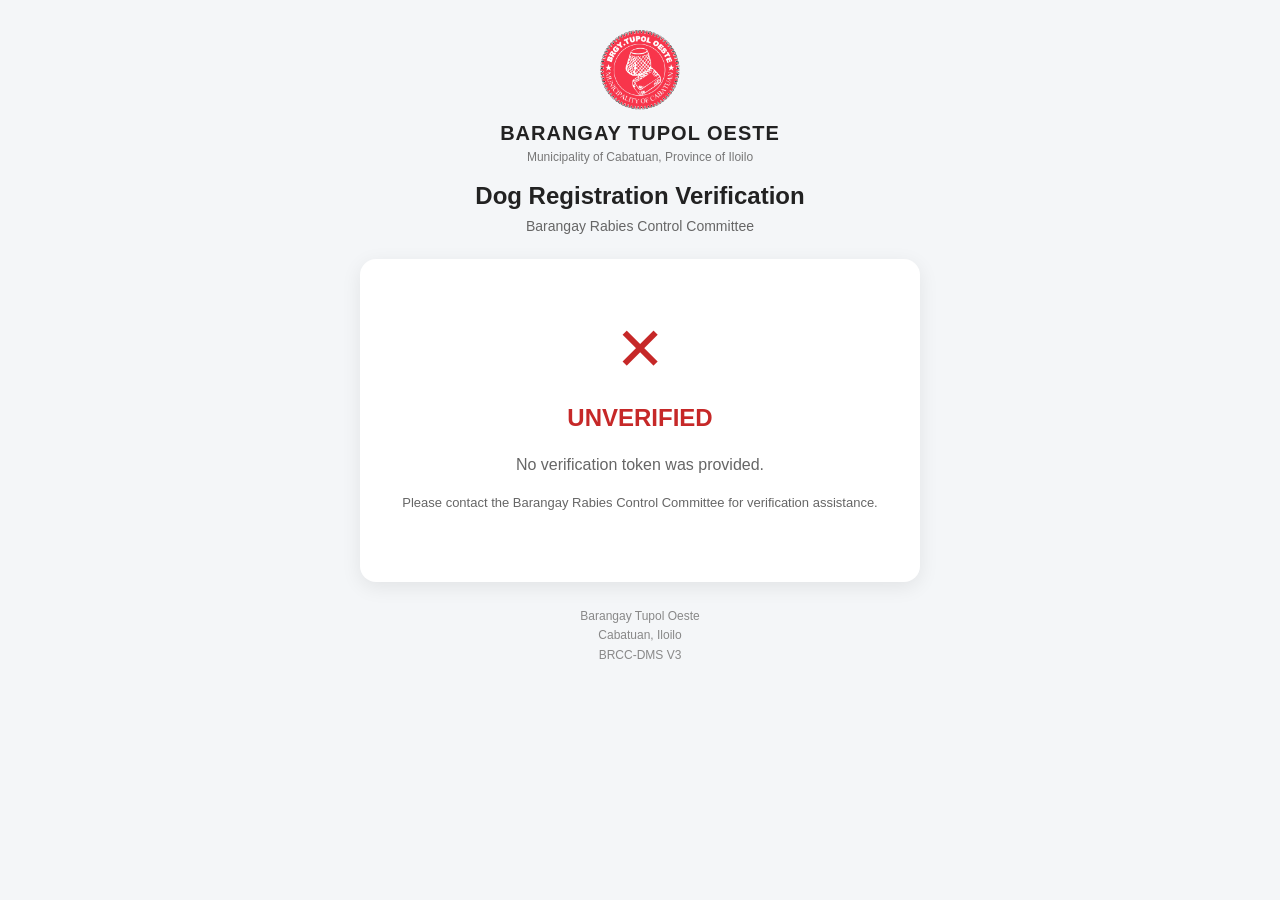
<file: verification.html>
<!DOCTYPE html>
<html lang="en">

<head>

<meta charset="UTF-8">

<meta
  name="viewport"
  content="width=device-width, initial-scale=1.0">

<title>
  Dog Registration Verification | Barangay Tupol Oeste
</title>

<style>

* {
  box-sizing: border-box;
}


body {
  margin: 0;
  min-height: 100vh;

  font-family:
    Arial,
    sans-serif;

  background:
    #f4f6f8;

  color:
    #222;
}


.page {

  width: 100%;
  max-width: 600px;

  margin:
    0 auto;

  padding:
    30px 20px;

}


/* =====================================================
   HEADER
===================================================== */

.header {

  text-align:
    center;

  margin-bottom:
    25px;

}


.logo {

  width:
    80px;

  height:
    80px;

  object-fit:
    contain;

  margin-bottom:
    8px;

}


.barangay-name {

  font-size:
    20px;

  font-weight:
    bold;

  letter-spacing:
    1px;

  text-transform:
    uppercase;

}


.location {

  font-size:
    12px;

  color:
    #777;

  margin:
    5px 0 18px;

}


.header h1 {

  margin:
    0;

  font-size:
    24px;

}


.header p {

  margin:
    8px 0 0;

  color:
    #666;

  font-size:
    14px;

}


/* =====================================================
   CARD
===================================================== */

.card {

  background:
    #fff;

  border-radius:
    16px;

  padding:
    25px;

  box-shadow:
    0 5px 20px
    rgba(0,0,0,.08);

}


/* =====================================================
   LOADING
===================================================== */

.loading {

  text-align:
    center;

  padding:
    35px 10px;

  color:
    #666;

}


.spinner {

  width:
    42px;

  height:
    42px;

  border:
    4px solid #ddd;

  border-top-color:
    #444;

  border-radius:
    50%;

  margin:
    0 auto 18px;

  animation:
    spin .8s linear infinite;

}


@keyframes spin {

  to {

    transform:
      rotate(360deg);

  }

}


/* =====================================================
   STATUS
===================================================== */

.status {

  text-align:
    center;

  padding:
    10px 0 20px;

}


.status-icon {

  font-size:
    60px;

  margin-bottom:
    8px;

}


.verified {

  color:
    #16803c;

}


.invalid {

  color:
    #c62828;

}


.valid-badge {

  display:
    inline-block;

  padding:
    6px 12px;

  border-radius:
    20px;

  background:
    #e7f6ec;

  color:
    #16803c;

  font-weight:
    bold;

  font-size:
    12px;

}


/* =====================================================
   DOG PHOTO
===================================================== */

.dog-photo {

  display:
    block;

  width:
    130px;

  height:
    130px;

  object-fit:
    cover;

  border-radius:
    50%;

  margin:
    10px auto 25px;

  border:
    4px solid #eee;

}


/* =====================================================
   REGISTRY NUMBER
===================================================== */

.registry-number {

  text-align:
    center;

  font-weight:
    bold;

  font-size:
    18px;

  margin-bottom:
    20px;

}


/* =====================================================
   DETAILS
===================================================== */

.details {

  border-top:
    1px solid #eee;

}


.row {

  display:
    flex;

  justify-content:
    space-between;

  gap:
    20px;

  padding:
    13px 0;

  border-bottom:
    1px solid #eee;

}


.label {

  color:
    #777;

  font-size:
    13px;

}


.value {

  text-align:
    right;

  font-weight:
    600;

  font-size:
    14px;

}


/* =====================================================
   INVALID
===================================================== */

.invalid-box {

  text-align:
    center;

  padding:
    30px 15px;

}


.invalid-box p {

  color:
    #666;

  line-height:
    1.6;

}


/* =====================================================
   FOOTER
===================================================== */

.footer {

  text-align:
    center;

  color:
    #888;

  font-size:
    12px;

  margin-top:
    25px;

  line-height:
    1.6;

}


#content {

  display:
    none;

}


</style>

</head>


<body>


<div class="page">


  <!-- =====================================================
       HEADER
  ====================================================== -->

  <div class="header">

    <img
      src="barangay-logo.png"
      class="logo"
      alt="Barangay Tupol Oeste Logo">


    <div class="barangay-name">

      Barangay Tupol Oeste

    </div>


    <div class="location">

      Municipality of Cabatuan, Province of Iloilo

    </div>


    <h1>

      Dog Registration Verification

    </h1>


    <p>

      Barangay Rabies Control Committee

    </p>

  </div>



  <!-- =====================================================
       VERIFICATION CARD
  ====================================================== -->

  <div class="card">


    <div
      id="loading"
      class="loading">

      <div class="spinner"></div>

      <div>

        Verifying dog registration...

      </div>

    </div>



    <div
      id="content">

    </div>


  </div>



  <!-- =====================================================
       FOOTER
  ====================================================== -->

  <div class="footer">

    Barangay Tupol Oeste

    <br>

    Cabatuan, Iloilo

    <br>

    BRCC-DMS V3

  </div>


</div>



<!-- =====================================================
     API CONNECTOR
===================================================== -->

<script src="api.js"></script>



<script>


/* ============================================================
   GET QR TOKEN FROM URL
============================================================ */

function getVerificationToken_() {

  const params =
    new URLSearchParams(
      window.location.search
    );


  return String(
    params.get('token') || ''
  ).trim();

}


/* ============================================================
   LOAD VERIFICATION
============================================================ */

async function loadVerification() {

  const token =
    getVerificationToken_();


  if (!token) {

    showInvalid(
      'No verification token was provided.'
    );

    return;

  }


  try {

    const result =
      await brccVerifyDogQR(
        token
      );


    showVerification(
      result
    );


  } catch (error) {

    console.error(
      'QR Verification Error:',
      error
    );


    showInvalid(
      error.message ||
      'Unable to verify this dog record.'
    );

  }

}


/* ============================================================
   DISPLAY VERIFICATION RESULT
============================================================ */

function showVerification(
  result
) {

  document
    .getElementById(
      'loading'
    )
    .style.display =
      'none';


  const content =
    document.getElementById(
      'content'
    );


  content.style.display =
    'block';


  if (
    !result ||
    !result.verified
  ) {

    showInvalid(
      result &&
      result.message
        ?
        result.message
        :
        'Dog record not found.'
    );

    return;

  }


  const dog =
    result.dog || {};


  let photoHtml =
    '';


  if (dog.photoUrl) {

    photoHtml =

      '<img ' +

        'class="dog-photo" ' +

        'src="' +
        escapeHtml(
          dog.photoUrl
        ) +
        '" ' +

        'alt="Dog Photo">';

  }


  content.innerHTML =

    '<div class="status verified">' +

      '<div class="status-icon">✓</div>' +

      '<h2>VERIFIED</h2>' +

      '<div class="valid-badge">' +

        'VALID DOG REGISTRATION' +

      '</div>' +

    '</div>' +


    photoHtml +


    '<div class="registry-number">' +

      escapeHtml(
        dog.registryNumber || ''
      ) +

    '</div>' +


    '<div class="details">' +


      detailRow(
        'Dog Name',
        dog.dogName
      ) +


      detailRow(
        'Breed',
        dog.breed
      ) +


      detailRow(
        'Color',
        dog.color
      ) +


      detailRow(
        'Registration Status',
        dog.registrationStatus
      ) +


      detailRow(
        'Vaccination Status',
        dog.vaccinationStatus
      ) +


      detailRow(
        'Last Vaccination',
        dog.lastVaccinationDate
      ) +


      detailRow(
        'Next Vaccination',
        dog.nextVaccinationDate
      ) +


    '</div>';

}


/* ============================================================
   DETAIL ROW
============================================================ */

function detailRow(
  label,
  value
) {

  if (

    value === null ||

    value === undefined ||

    value === ''

  ) {

    value =
      '—';

  }


  return (

    '<div class="row">' +


      '<div class="label">' +

        escapeHtml(
          label
        ) +

      '</div>' +


      '<div class="value">' +

        escapeHtml(
          String(value)
        ) +

      '</div>' +


    '</div>'

  );

}


/* ============================================================
   INVALID RESULT
============================================================ */

function showInvalid(
  message
) {

  document
    .getElementById(
      'loading'
    )
    .style.display =
      'none';


  const content =
    document.getElementById(
      'content'
    );


  content.style.display =
    'block';


  content.innerHTML =

    '<div class="invalid-box">' +


      '<div class="status-icon invalid">' +

        '✕' +

      '</div>' +


      '<h2 class="invalid">' +

        'UNVERIFIED' +

      '</h2>' +


      '<p>' +

        escapeHtml(
          message
        ) +

      '</p>' +


      '<p style="font-size:13px;">' +

        'Please contact the Barangay Rabies Control Committee ' +

        'for verification assistance.' +

      '</p>' +


    '</div>';

}


/* ============================================================
   ESCAPE HTML
============================================================ */

function escapeHtml(
  value
) {

  const div =
    document.createElement(
      'div'
    );


  div.textContent =
    value || '';


  return div.innerHTML;

}


/* ============================================================
   START
============================================================ */

window.addEventListener(

  'load',

  loadVerification

);


</script>


</body>

</html>
</file>
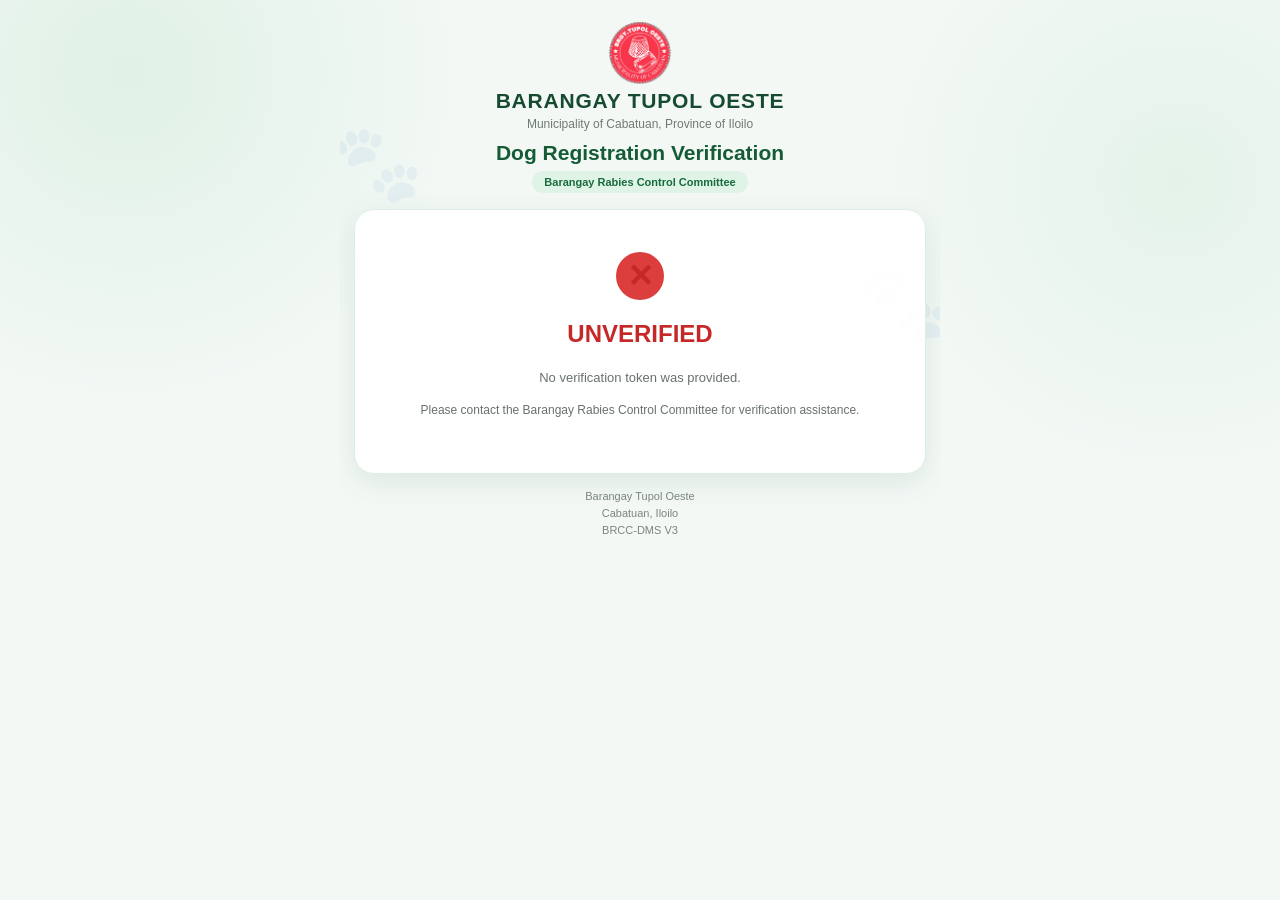
<file: verify.html>
<!DOCTYPE html>
<html lang="en">

<head>

  <meta charset="UTF-8">

  <meta
    name="viewport"
    content="width=device-width, initial-scale=1.0"
  >

  <title>
    Dog Registration Verification | Barangay Tupol Oeste
  </title>


  <style>

    /* ==========================================================
       GLOBAL
    ========================================================== */

    * {
      box-sizing: border-box;
    }

    html {
      -webkit-text-size-adjust: 100%;
    }

    body {
      margin: 0;
      min-height: 100vh;

      font-family:
        Arial,
        Helvetica,
        sans-serif;

      color: #17352a;

      background:
        radial-gradient(
          circle at 10% 8%,
          rgba(53, 180, 105, .10),
          transparent 24%
        ),
        radial-gradient(
          circle at 92% 20%,
          rgba(53, 180, 105, .08),
          transparent 22%
        ),
        #f3f8f5;
    }


    /* ==========================================================
       PAGE
    ========================================================== */

    .page {

      width: 100%;
      max-width: 600px;

      margin: 0 auto;

      padding:
        14px
        14px
        20px;

      position: relative;

      overflow: hidden;
    }


    /* ==========================================================
       PAW BACKGROUND ACCENTS
    ========================================================== */

    .page::before,
    .page::after {

      position: absolute;

      font-size: 75px;

      color: rgba(31, 156, 83, .055);

      z-index: 0;

      pointer-events: none;
    }

    .page::before {

      content: "🐾";

      top: 120px;
      left: -10px;
    }

    .page::after {

      content: "🐾";

      top: 260px;
      right: -10px;
    }


    /* ==========================================================
       HEADER
    ========================================================== */

    .header {

      position: relative;
      z-index: 1;

      text-align: center;

      margin-bottom: 12px;

      padding:
        8px
        8px
        4px;
    }


    .logo {

      width: 62px;
      height: 62px;

      object-fit: contain;

      display: block;

      margin:
        0 auto
        5px;
    }


    .barangay-name {

      font-size: 21px;

      font-weight: 800;

      letter-spacing: .8px;

      text-transform: uppercase;

      color: #164b31;

      line-height: 1.15;
    }


    .location {

      font-size: 12px;

      color: #707a75;

      margin:
        4px 0
        9px;
    }


    .header h1 {

      margin: 0;

      font-size: 21px;

      line-height: 1.2;

      font-weight: 800;

      color: #145b36;
    }


    .header p {

      display: inline-block;

      margin:
        6px 0
        0;

      padding:
        5px
        12px;

      border-radius: 20px;

      background: #dff4e6;

      color: #176b3d;

      font-size: 11px;

      font-weight: 700;
    }


    /* ==========================================================
       MAIN CARD
    ========================================================== */

    .card {

      position: relative;
      z-index: 1;

      background: rgba(255,255,255,.97);

      border:
        1px solid
        #dfeee4;

      border-radius: 20px;

      padding: 17px;

      box-shadow:
        0 8px 28px
        rgba(35, 88, 57, .10);
    }


    /* ==========================================================
       LOADING
    ========================================================== */

    .loading {

      text-align: center;

      padding:
        30px
        10px;

      color: #68746e;
    }


    .spinner {

      width: 38px;
      height: 38px;

      border:
        4px solid
        #dcebe1;

      border-top-color:
        #20a65a;

      border-radius: 50%;

      margin:
        0 auto
        14px;

      animation:
        spin .8s linear infinite;
    }


    @keyframes spin {

      to {
        transform: rotate(360deg);
      }

    }


    /* ==========================================================
       CONTENT
    ========================================================== */

    #content {

      display: none;
    }


    /* ==========================================================
       VERIFICATION STATUS
    ========================================================== */

    .status {

      text-align: center;

      padding:
        0
        0
        10px;

      color: #159447;
    }


    .status-icon {

      width: 48px;
      height: 48px;

      margin:
        0 auto
        3px;

      display: flex;

      align-items: center;
      justify-content: center;

      border-radius: 50%;

      background: #22b765;

      color: white;

      font-size: 32px;

      font-weight: 700;

      line-height: 1;

      box-shadow:
        0 5px 14px
        rgba(34, 183, 101, .20);
    }


    .status h2 {

      margin:
        4px 0
        7px;

      font-size: 30px;

      line-height: 1;

      font-weight: 800;

      letter-spacing: -.5px;
    }


    .valid-badge {

      display: inline-block;

      padding:
        6px
        13px;

      border-radius: 20px;

      background: #e3f6ea;

      color: #198348;

      font-size: 11px;

      font-weight: 800;

      letter-spacing: .2px;
    }


    /* ==========================================================
       DOG PHOTO
    ========================================================== */

    .dog-photo {

      display: block;

      width: 112px;
      height: 112px;

      object-fit: cover;

      border-radius: 50%;

      margin:
        5px auto
        13px;

      border:
        4px solid
        #e5f5ea;

      outline:
        2px solid
        #2bb66b;

      box-shadow:
        0 4px 15px
        rgba(30, 100, 57, .12);
    }


    /* ==========================================================
       OWNER SUMMARY
    ========================================================== */

    .owner-summary {

      margin:
        0
        0
        13px;

      padding:
        2px
        10px;

      background:
        linear-gradient(
          135deg,
          #f1fbf4,
          #e9f7ee
        );

      border:
        1px solid
        #dcefe3;

      border-radius: 13px;
    }


    .owner-summary .row {

      border-bottom:
        1px solid
        #dcebe1;
    }


    .owner-summary .row:last-child {

      border-bottom: none;
    }


    .owner-summary .label {

      font-weight: 600;
    }


    /* ==========================================================
       ROWS
    ========================================================== */

    .row {

      display: flex;

      align-items: center;

      justify-content: space-between;

      gap: 12px;

      padding:
        9px
        0;

      border-bottom:
        1px solid
        #e7ece9;
    }


    .label {

      color: #78817d;

      font-size: 12px;

      line-height: 1.25;

      flex: 1;
    }


    .value {

      text-align: right;

      font-weight: 700;

      font-size: 13px;

      color: #26332d;

      max-width: 62%;

      word-break: break-word;
    }


    /* ==========================================================
       REGISTRY NUMBER
    ========================================================== */

    .registry-number {

      text-align: center;

      margin:
        0 0
        4px;

      padding:
        9px
        8px;

      border-radius: 11px;

      background:
        linear-gradient(
          135deg,
          #e4f7ea,
          #d9f2e2
        );

      color: #126038;

      font-weight: 800;

      font-size: 20px;

      letter-spacing: .2px;

      border:
        1px solid
        #d1ebda;
    }


    /* ==========================================================
       DETAILS
    ========================================================== */

    .details {

      border-top: none;
    }


    .details .row:last-child {

      border-bottom: none;
    }


    /* ==========================================================
       ACTIVE STATUS
    ========================================================== */

    .details .row:nth-child(4) .value {

      color: #168c48;
    }


    /* ==========================================================
       INVALID
    ========================================================== */

    .invalid-box {

      text-align: center;

      padding:
        25px
        10px;
    }


    .invalid-box .status-icon {

      background: #dc3e3e;

      box-shadow: none;
    }


    .invalid {

      color: #c62828;
    }


    .invalid-box p {

      color: #68716d;

      line-height: 1.5;

      font-size: 13px;
    }


    /* ==========================================================
       FOOTER
       No slogan / no sayings
    ========================================================== */

    .footer {

      position: relative;
      z-index: 1;

      text-align: center;

      color: #7b8580;

      font-size: 11px;

      margin-top: 14px;

      line-height: 1.55;
    }


    /* ==========================================================
       MOBILE
    ========================================================== */

    @media (max-width: 480px) {

      .page {

        padding:
          10px
          10px
          16px;
      }


      .header {

        margin-bottom: 9px;

        padding-top: 3px;
      }


      .logo {

        width: 58px;
        height: 58px;

        margin-bottom: 4px;
      }


      .barangay-name {

        font-size: 19px;
      }


      .location {

        font-size: 11px;

        margin:
          3px 0
          7px;
      }


      .header h1 {

        font-size: 20px;
      }


      .header p {

        margin-top: 5px;

        font-size: 10px;

        padding:
          5px
          11px;
      }


      .card {

        padding:
          14px;

        border-radius: 18px;
      }


      .status {

        padding-bottom: 8px;
      }


      .status-icon {

        width: 44px;
        height: 44px;

        font-size: 29px;
      }


      .status h2 {

        font-size: 28px;

        margin:
          4px 0
          6px;
      }


      .valid-badge {

        font-size: 10px;

        padding:
          5px
          11px;
      }


      .dog-photo {

        width: 100px;
        height: 100px;

        margin:
          4px auto
          11px;
      }


      .owner-summary {

        margin-bottom: 10px;

        padding:
          1px
          9px;
      }


      .row {

        padding:
          8px
          0;

        gap: 8px;
      }


      .label {

        font-size: 11px;
      }


      .value {

        font-size: 12px;
      }


      .registry-number {

        font-size: 18px;

        padding:
          8px 6px;

        margin-bottom: 2px;
      }


      .footer {

        margin-top: 10px;

        font-size: 10px;
      }

    }


    /* ==========================================================
       VERY SMALL PHONES
    ========================================================== */

    @media (max-width: 360px) {

      .page {

        padding:
          8px
          8px
          14px;
      }


      .barangay-name {

        font-size: 17px;
      }


      .header h1 {

        font-size: 18px;
      }


      .card {

        padding:
          12px;
      }


      .status h2 {

        font-size: 25px;
      }


      .dog-photo {

        width: 92px;
        height: 92px;
      }


      .registry-number {

        font-size: 17px;
      }

    }

  </style>

</head>


<body>


<div class="page">


  <!-- ========================================================
       HEADER
  ========================================================= -->

  <div class="header">

    <img
      src="barangay-logo.png"
      class="logo"
      alt="Barangay Tupol Oeste Logo"
    >

    <div class="barangay-name">
      Barangay Tupol Oeste
    </div>

    <div class="location">
      Municipality of Cabatuan, Province of Iloilo
    </div>

    <h1>
      Dog Registration Verification
    </h1>

    <p>
      Barangay Rabies Control Committee
    </p>

  </div>


  <!-- ========================================================
       VERIFICATION CARD
  ========================================================= -->

  <div class="card">


    <!-- LOADING -->

    <div
      id="loading"
      class="loading"
    >

      <div class="spinner"></div>

      <div>
        Verifying dog registration...
      </div>

    </div>


    <!-- RESULT -->

    <div id="content"></div>


  </div>


  <!-- ========================================================
       FOOTER
       NO SAYING / NO SLOGAN
  ========================================================= -->

  <div class="footer">

    Barangay Tupol Oeste<br>

    Cabatuan, Iloilo<br>

    BRCC-DMS V3

  </div>


</div>


<script src="api.js"></script>


<script>

  /* ==========================================================
     GET QR TOKEN
  ========================================================== */

  function getVerificationToken() {

    const params =
      new URLSearchParams(
        window.location.search
      );

    return String(
      params.get('token') || ''
    ).trim();

  }


  /* ==========================================================
     LOAD VERIFICATION
  ========================================================== */

  async function loadVerification() {

  const token =
    getVerificationToken();


  if (!token) {

    showInvalid(
      'No verification token was provided.'
    );

    return;

  }


  /*
   * FIRST REQUEST
   * Normal and immediate.
   */

  try {

    const response =
      await brccRequest(
        'verify_dog_qr',
        {
          token: token
        }
      );


    const result =
      response.result ||
      response;


    /*
     * SERVER SUCCESS
     *
     * If the server returns a valid result,
     * display it immediately.
     */

    showVerification(
      result
    );

    return;


  } catch (firstError) {

    console.warn(
      'First QR verification request failed:',
      firstError
    );

  }


  /*
   * ONE FAST RETRY
   *
   * Google Apps Script may occasionally return
   * a temporary 404 on the first request.
   *
   * Wait only 250 ms before trying once more.
   */

  await new Promise(
    function(resolve) {

      setTimeout(
        resolve,
        250
      );

    }
  );


  try {

    const response =
      await brccRequest(
        'verify_dog_qr',
        {
          token: token
        }
      );


    const result =
      response.result ||
      response;


    /*
     * SECOND REQUEST SUCCESS
     */

    showVerification(
      result
    );

    return;


  } catch (secondError) {

    console.error(
      'QR verification failed after retry:',
      secondError
    );

  }


  /*
   * BOTH REQUESTS FAILED
   *
   * IMPORTANT:
   * Do NOT show "UNVERIFIED".
   *
   * A connection/server failure does NOT mean
   * that the dog's registration is invalid.
   */

  document
    .getElementById('loading')
    .style.display =
    'none';


  const content =
    document.getElementById(
      'content'
    );


  content.style.display =
    'block';


  content.innerHTML =

    '<div class="invalid-box">' +

      '<div ' +
        'class="status-icon" ' +
        'style="background:#e59b27;">' +
        '!' +
      '</div>' +

      '<h2 style="color:#b47712;">' +
        'VERIFICATION UNAVAILABLE' +
      '</h2>' +

      '<p>' +
        'The verification server is temporarily unavailable.' +
      '</p>' +

      '<p style="font-size:12px;color:#777;">' +
        'Please scan the QR code again after a few seconds.' +
      '</p>' +

    '</div>';

}

  /* ==========================================================
     DISPLAY VERIFIED DOG
  ========================================================== */

  function showVerification(result) {

    document
      .getElementById('loading')
      .style.display =
      'none';


    const content =
      document.getElementById(
        'content'
      );


    content.style.display =
      'block';


    if (
      !result ||
      !result.verified
    ) {

      showInvalid(
        result &&
        result.message
          ?
          result.message
          :
          'Dog record not found.'
      );

      return;

    }


    const dog =
      result.dog || {};


    const owner =
      result.owner || {};


let photoHtml = '';

const dogPhotoUrl =
  getDogPhotoDisplayUrl(
    dog
  );

if (dogPhotoUrl) {

  photoHtml =

    '<img ' +

      'class="dog-photo" ' +

      'src="' +

      escapeHtml(
        dogPhotoUrl
      ) +

      '" ' +

      'alt="Dog Photo"' +

    '>';

}


    content.innerHTML =

      '<div class="status verified">' +

        '<div class="status-icon">✓</div>' +

        '<h2>VERIFIED</h2>' +

        '<div class="valid-badge">' +

          'VALID DOG REGISTRATION' +

        '</div>' +

      '</div>' +


      photoHtml +


      '<div class="owner-summary">' +

        detailRow(
          'Owner',
          owner.maskedName
        ) +

        detailRow(
          'Registered Dogs',
          formatDogCount(
            owner.registeredDogCount
          )
        ) +

        detailRow(
          'Puppies Reported',
          formatPuppyCount(
            owner.puppyCount
          )
        ) +

      '</div>' +


      '<div class="registry-number">' +

        escapeHtml(
          dog.registryNumber || ''
        ) +

      '</div>' +


      '<div class="details">' +

        detailRow(
          'Dog Name',
          dog.dogName
        ) +

        detailRow(
          'Breed',
          dog.breed
        ) +

        detailRow(
          'Color',
          dog.color
        ) +

        detailRow(
          'Registration Status',
          dog.registrationStatus
        ) +

        detailRow(
          'Vaccination Status',
          dog.vaccinationStatus
        ) +

        detailRow(
          'Last Vaccination',
          dog.lastVaccinationDate
        ) +

        detailRow(
          'Next Vaccination',
          dog.nextVaccinationDate
        ) +

      '</div>';

  }
/* ==========================================================
   DOG PHOTO DISPLAY URL
========================================================== */

function getDogPhotoDisplayUrl(dog) {

  if (!dog) {
    return '';
  }

  const photoUrl =
    String(
      dog.photoUrl || ''
    ).trim();


  /*
   * PRIORITY 1:
   * Server-provided Base64 image.
   *
   * This avoids direct Google Drive access
   * and works consistently on mobile.
   */
  if (
    photoUrl.indexOf('data:image/') === 0
  ) {

    return photoUrl;

  }


  /*
   * PRIORITY 2:
   * Normal non-Drive image URL.
   */
  if (
    photoUrl &&
    photoUrl.indexOf('drive.google.com') === -1
  ) {

    return photoUrl;

  }


  /*
   * FALLBACK:
   * Legacy Google Drive photo.
   */
  const fileId =
    String(
      dog.photoFileId ||
      dog.dogPhotoFileId ||
      ''
    ).trim();


  if (fileId) {

    return (
      'https://drive.google.com/thumbnail?id=' +
      encodeURIComponent(fileId) +
      '&sz=w1000'
    );

  }


  /*
   * LAST FALLBACK:
   * Extract Drive File ID from old URL.
   */
  if (photoUrl) {

    const idMatch =
      photoUrl.match(
        /[-\w]{25,}/
      );


    if (idMatch) {

      return (
        'https://drive.google.com/thumbnail?id=' +
        encodeURIComponent(
          idMatch[0]
        ) +
        '&sz=w1000'
      );

    }

  }


  return '';

}
  /* ==========================================================
     DETAIL ROW
  ========================================================== */

  function detailRow(
    label,
    value
  ) {

    if (
      value === null ||
      value === undefined ||
      value === ''
    ) {

      value = '—';

    }


    return (

      '<div class="row">' +

        '<div class="label">' +

          escapeHtml(label) +

        '</div>' +

        '<div class="value">' +

          escapeHtml(
            String(value)
          ) +

        '</div>' +

      '</div>'

    );

  }


  /* ==========================================================
     DOG COUNT
  ========================================================== */

  function formatDogCount(count) {

    count =
      Number(count || 0);


    if (count === 1) {

      return '1 Dog';

    }


    return count + ' Dogs';

  }


  /* ==========================================================
     PUPPY COUNT
  ========================================================== */

  function formatPuppyCount(count) {

    count =
      Number(count || 0);


    if (count === 0) {

      return 'None';

    }


    if (count === 1) {

      return '1 Puppy';

    }


    return count + ' Puppies';

  }


  /* ==========================================================
     INVALID
  ========================================================== */

  function showInvalid(message) {

    document
      .getElementById('loading')
      .style.display =
      'none';


    const content =
      document.getElementById(
        'content'
      );


    content.style.display =
      'block';


    content.innerHTML =

      '<div class="invalid-box">' +

        '<div class="status-icon invalid">' +

          '✕' +

        '</div>' +

        '<h2 class="invalid">' +

          'UNVERIFIED' +

        '</h2>' +

        '<p>' +

          escapeHtml(message) +

        '</p>' +

        '<p style="font-size:12px;">' +

          'Please contact the Barangay Rabies Control Committee ' +

          'for verification assistance.' +

        '</p>' +

      '</div>';

  }


  /* ==========================================================
     ESCAPE HTML
  ========================================================== */

  function escapeHtml(value) {

    const div =
      document.createElement('div');


    div.textContent =
      value || '';


    return div.innerHTML;

  }


  /* ==========================================================
     START
  ========================================================== */

  window.addEventListener(
    'load',
    loadVerification
  );

</script>


</body>

</html>
</file>
<file: theme.css>
/* =========================================================
   BRCC-DMS PUBLIC PORTAL
   COMMON THEME
   Based on index.html master theme
========================================================= */

* {
  box-sizing: border-box;
  -webkit-tap-highlight-color: transparent;
}

html,
body {
  width: 100%;
  min-height: 100%;
  margin: 0;
  padding: 0;
}

body {
  font-family:
    Arial,
    Helvetica,
    sans-serif;

  color: #164e3b;

  background:
    linear-gradient(
      180deg,
      #b8f0bd 0%,
      #e8f9e5 32%,
      #f4fbea 70%,
      #d7f1d7 100%
    );

  overflow-x: hidden;
}


/* =========================================================
   PAGE
========================================================= */

.page {
  width: 100%;
  max-width: 760px;

  margin: 0 auto;

  padding:
    28px
    16px
    45px;

  position: relative;
  z-index: 2;
}


/* =========================================================
   BACK BUTTON
========================================================= */

.back-button,
.back-btn {
  display: block;

  width: 100%;

  margin-bottom: 22px;

  padding:
    11px
    15px;

  border:
    1px solid
    rgba(21, 148, 71, .22);

  border-radius: 11px;

  background:
    rgba(255,255,255,.92);

  color:
    #166534;

  font-family: inherit;

  font-size: 14px;

  font-weight: 700;

  text-align: center;

  text-decoration: none;

  cursor: pointer;

  box-shadow:
    0 4px 12px
    rgba(20,83,45,.07);

  transition:
    background .15s ease,
    transform .15s ease,
    box-shadow .15s ease;
}

.back-button:hover,
.back-btn:hover {
  background: #ffffff;

  box-shadow:
    0 6px 16px
    rgba(20,83,45,.11);

  transform:
    translateY(-1px);
}


/* =========================================================
   HEADER
========================================================= */

.header {
  text-align: center;

  margin-bottom: 28px;

  position: relative;
  z-index: 2;
}

.barangay-logo {
  width: 105px;
  height: 105px;

  object-fit: contain;

  display: block;

  margin:
    5px auto 12px;

  filter:
    drop-shadow(
      0 5px 8px
      rgba(0,80,45,.16)
    );
}

.barangay {
  margin: 0;

  font-size: 27px;

  font-weight: 900;

  letter-spacing: 1px;

  color: #064e3b;

  text-shadow:
    0 1px 0 #ffffff;
}

.location,
.municipality {
  margin-top: 5px;

  font-size: 15px;

  color: #28734e;

  font-weight: 500;
}

.header h1 {
  margin:
    18px 0 8px;

  font-size: 32px;

  line-height: 1.2;

  font-weight: 900;

  color: #064e3b;

  letter-spacing: -.4px;
}

.subtitle,
.header p {
  max-width: 600px;

  margin:
    0 auto;

  font-size: 15px;

  line-height: 1.5;

  color: #365f50;
}


/* =========================================================
   GREEN DECORATIVE HEADER
========================================================= */

.page::before {
  content: "";

  position: fixed;

  top: -90px;
  left: -10%;

  width: 120%;
  height: 180px;

  background:
    #6dcc79;

  border-radius:
    0 0 50% 50%;

  opacity: .18;

  transform:
    rotate(-3deg);

  pointer-events: none;

  z-index: -1;
}


/* =========================================================
   COMMON CARD
========================================================= */

.card {
  width: 100%;

  margin-bottom: 18px;

  padding: 22px;

  background:
    rgba(255,255,255,.97);

  border:
    1px solid
    rgba(21,148,71,.12);

  border-radius: 18px;

  box-shadow:
    0 8px 22px
    rgba(20,83,45,.11);
}


/* =========================================================
   SECTION HEADINGS
========================================================= */

.section-title {
  margin-bottom: 7px;

  font-size: 18px;

  font-weight: 900;

  color: #064e3b;
}

.section-description {
  margin-bottom: 20px;

  font-size: 13px;

  line-height: 1.55;

  color: #52675e;
}


/* =========================================================
   FORM
========================================================= */

.form-group {
  width: 100%;

  margin-bottom: 18px;
}

label {
  display: block;

  margin-bottom: 7px;

  font-size: 13px;

  font-weight: 700;

  color: #245c43;
}

.required {
  color: #c53030;
}

input,
select,
textarea {
  display: block;

  width: 100%;
  min-width: 0;

  padding:
    13px
    14px;

  border:
    1px solid
    #c9dfcf;

  border-radius: 10px;

  background:
    #ffffff;

  color:
    #243b32;

  font-family: inherit;

  font-size: 16px;

  transition:
    border-color .15s ease,
    box-shadow .15s ease;
}

input:focus,
select:focus,
textarea:focus {
  outline: none;

  border-color:
    #27a653;

  box-shadow:
    0 0 0 3px
    rgba(39,166,83,.12);
}

textarea {
  min-height: 105px;

  resize: vertical;

  line-height: 1.5;
}

input::placeholder,
textarea::placeholder {
  color: #9aa8a0;
}


/* =========================================================
   COMMON PRIMARY BUTTONS
========================================================= */

button.search-btn,
button.submit-btn,
button.submit-button,
button.verify-button,
button.success-close {
  width: 100%;

  min-height: 50px;

  border: none;

  border-radius: 11px;

  padding:
    13px
    18px;

  background:
    #159447;

  color:
    #ffffff;

  font-family: inherit;

  font-size: 15px;

  font-weight: 800;

  cursor: pointer;

  box-shadow:
    0 5px 14px
    rgba(21,148,71,.18);

  transition:
    background .15s ease,
    transform .15s ease,
    box-shadow .15s ease;
}

button.search-btn:hover,
button.submit-btn:hover,
button.submit-button:hover,
button.verify-button:hover,
button.success-close:hover {
  background:
    #087a3e;

  box-shadow:
    0 7px 18px
    rgba(21,148,71,.23);

  transform:
    translateY(-1px);
}

button.search-btn:disabled,
button.submit-btn:disabled,
button.submit-button:disabled,
button.verify-button:disabled,
button.success-close:disabled {
  opacity: .6;

  cursor: not-allowed;

  transform: none;
}


/* =========================================================
   MESSAGES
========================================================= */

.message {
  display: none;

  margin-bottom: 18px;

  padding:
    14px
    15px;

  border-radius: 11px;

  font-size: 14px;

  line-height: 1.5;

  box-shadow:
    0 4px 12px
    rgba(0,0,0,.04);
}

.message.error {
  background:
    #fff5f5;

  border:
    1px solid
    #feb2b2;

  color:
    #c53030;
}

.message.success {
  background:
    #edf9f0;

  border:
    1px solid
    #b7dfc1;

  color:
    #276749;
}


/* =========================================================
   INFO / VERIFIED BOXES
========================================================= */

.info-box,
.verified-box {
  background:
    #f0faf2;

  border:
    1px solid
    #b9dfc2;

  border-radius: 12px;
}

.info-title,
.verified-title {
  color:
    #166534;
}


/* =========================================================
   WARNING / UNLOCK NOTE
========================================================= */

.unlock-note {
  background:
    #fffaf0;

  border:
    1px solid
    #f6d89a;

  color:
    #975a16;
}


/* =========================================================
   TOTAL BOX
========================================================= */

.total-box {
  background:
    #eaf7ec;

  border:
    1px solid
    #c5e5cb;

  border-radius: 12px;
}

.total-label {
  color:
    #527060;
}

.total-value {
  color:
    #087a3e;
}


/* =========================================================
   COMMON LINKS
========================================================= */

a {
  color:
    #16834a;
}

a:hover {
  color:
    #087a3e;
}


/* =========================================================
   LOADING OVERLAY
========================================================= */

.loading-overlay,
.success-overlay {
  background:
    rgba(6,78,59,.45);
}

.loading-box,
.success-modal {
  border-radius: 18px;

  border:
    1px solid
    rgba(255,255,255,.5);

  box-shadow:
    0 15px 45px
    rgba(20,83,45,.25);
}

.loading-title,
.success-title {
  color:
    #064e3b;
}


/* =========================================================
   PUPPY REPORT ICON
========================================================= */

.dog-icon {
  font-size: 46px;

  line-height: 1;

  margin-bottom: 8px;
}


/* =========================================================
   MOBILE
========================================================= */

@media (max-width: 600px) {

  .page {
    max-width: 100%;

    padding:
      22px
      10px
      35px;
  }

  .barangay-logo {
    width: 92px;
    height: 92px;

    margin-top: 4px;
  }

  .barangay {
    font-size: 22px;

    letter-spacing: .5px;
  }

  .location,
  .municipality {
    font-size: 14px;
  }

  .header h1 {
    font-size: 28px;
  }

  .subtitle,
  .header p {
    font-size: 14px;

    padding:
      0 8px;
  }

  .card {
    padding:
      18px
      16px;

    border-radius: 16px;
  }

  .section-title {
    font-size: 17px;
  }

  input,
  select,
  textarea {
    font-size: 16px;
  }
}


/* =========================================================
   VERY SMALL PHONES
========================================================= */

@media (max-width: 380px) {

  .page {
    padding:
      18px
      8px
      30px;
  }

  .barangay {
    font-size: 20px;
  }

  .header h1 {
    font-size: 25px;
  }

  .card {
    padding:
      16px
      13px;
  }

}
</file>
